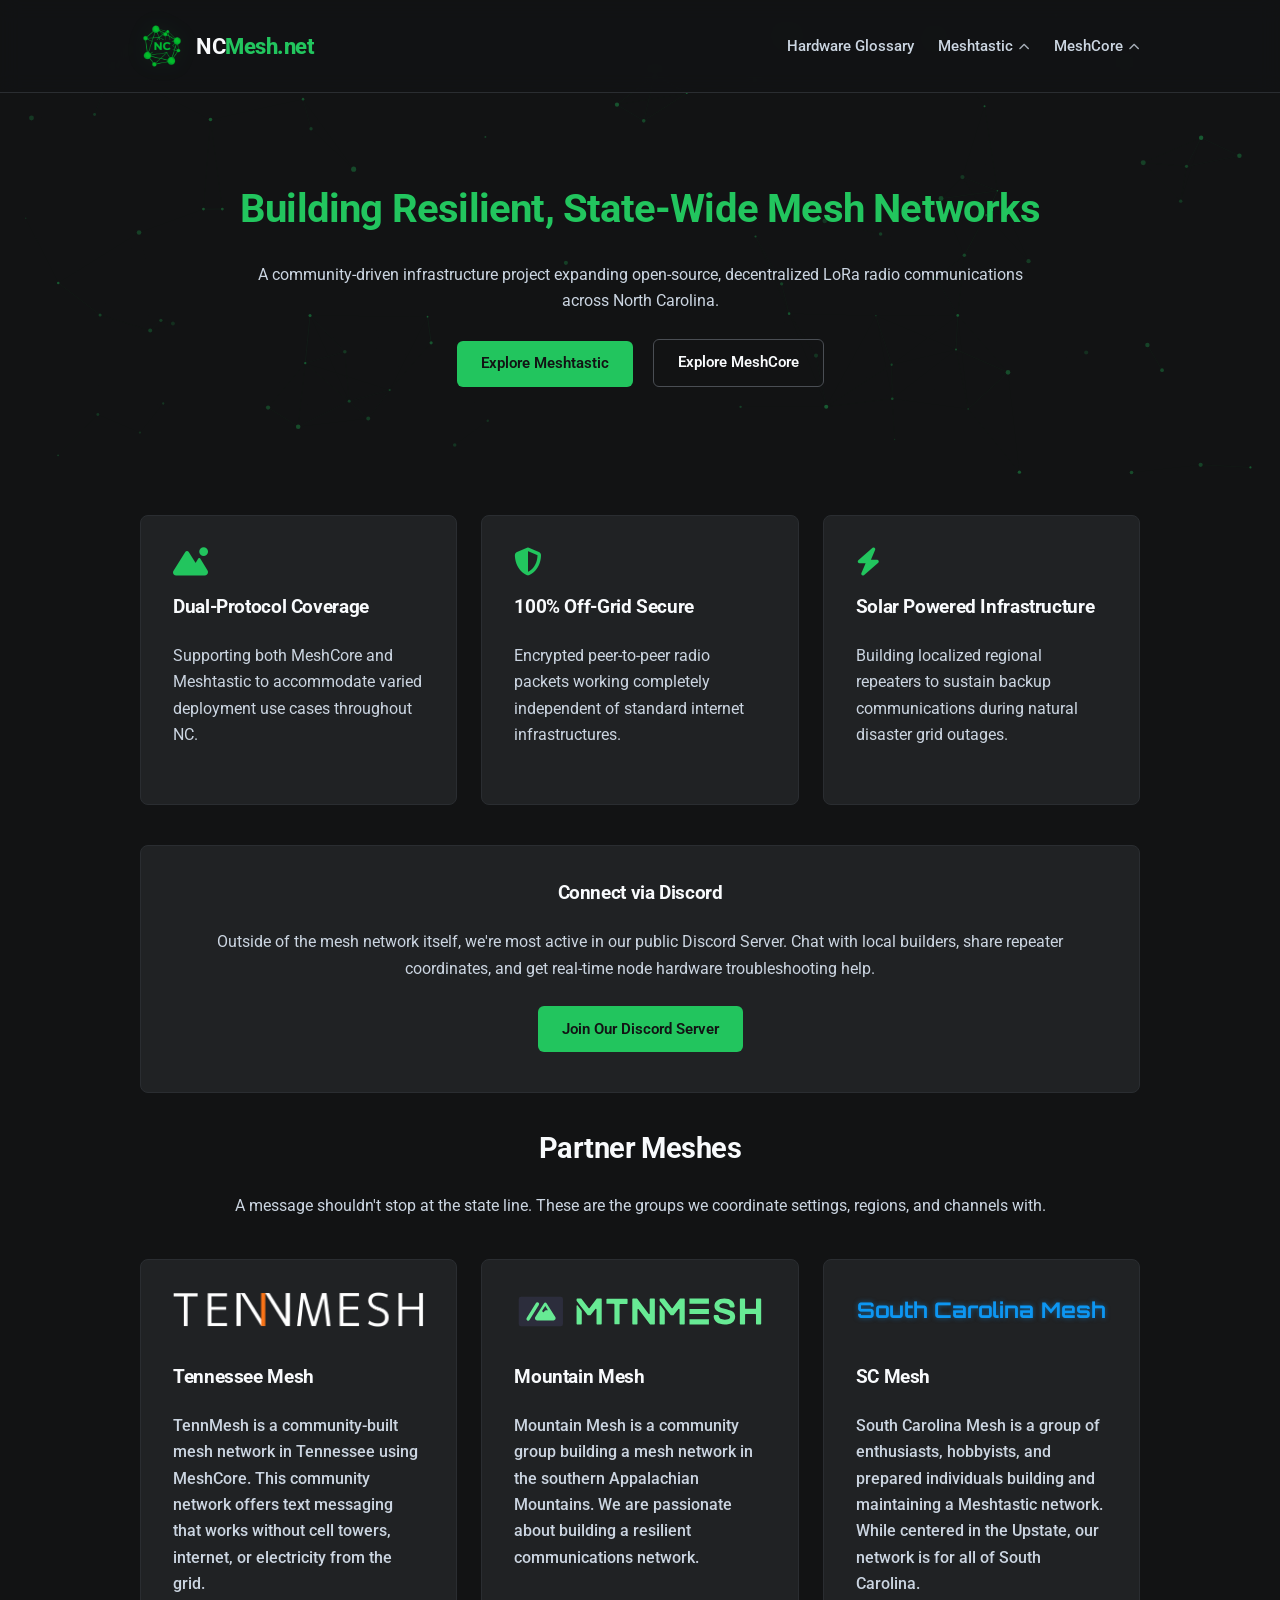
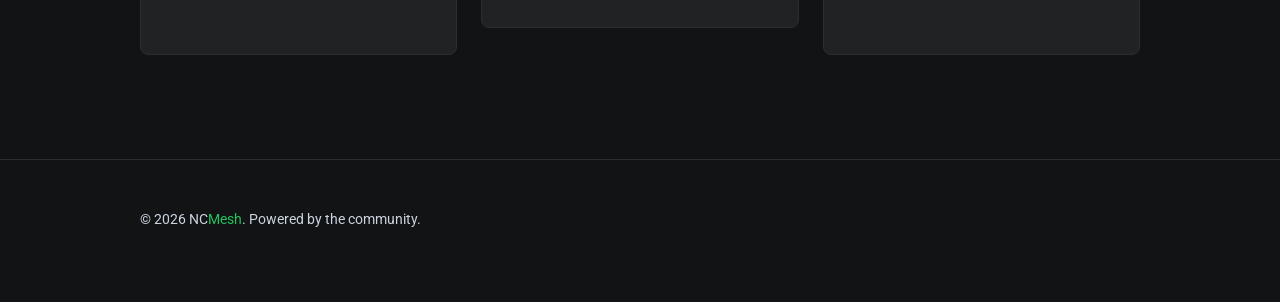
<file: index.html>
<!DOCTYPE html>
<html lang="en">

<head>
    <meta charset="UTF-8">
    <meta name="viewport" content="width=device-width, initial-scale=1.0">
    <title>NC Mesh | North Carolina Mesh Network</title>
    <link rel="icon" type="image/png" href="./img/ncmesh_logo.png">
    <link rel="stylesheet" href="./includes/style.css">
    <link rel="stylesheet" href="https://cdnjs.cloudflare.com/ajax/libs/font-awesome/6.5.2/css/all.min.css"
        integrity="sha512-SnH5WK+bZxgPHs44uWIX+LLJAJ9/2PkPKZ5QiAj6Ta86w+fsb2TkcmfRyVX3pBnMFcV7oQPJkl9QevSCWr3W6A=="
        crossorigin="anonymous" referrerpolicy="no-referrer" />
    <meta property="og:type" content="website" />
    <meta property="og:url" content="https://ncmesh.net" />
    <meta property="og:title" content="NCMesh" />
    <meta property="og:description"
        content="Decentralized, off-grid LoRa radio network. Send texts, share locations, and stay connected without cell service or Wi-Fi." />
    <meta property="og:image" content="https://yoss.dev/ncmesh/img/ncmesh_logo.png" />
    <meta name="theme-color" content="#10B981" />

    <script>
        document.addEventListener("DOMContentLoaded", () => {
            const toggleBtn = document.querySelector('.nav-toggle');
            const menuLayer = document.querySelector('.nav-menu');
            const navIcon = document.querySelector('.nav-icon-animate');

            if (toggleBtn && menuLayer && navIcon) {
                toggleBtn.addEventListener('click', () => {
                    menuLayer.classList.toggle('active');
                    toggleBtn.classList.toggle('open');

                    if (toggleBtn.classList.contains('open')) {
                        navIcon.classList.remove('fa-bars');
                        navIcon.classList.add('fa-xmark');
                    } else {
                        navIcon.classList.remove('fa-xmark');
                        navIcon.classList.add('fa-bars');
                    }
                });
            }

            const dropdownToggles = document.querySelectorAll('.dropdown-toggle');

            dropdownToggles.forEach(toggle => {
                const handleDropdownToggle = (e) => {
                    if (window.innerWidth <= 600) {
                        e.preventDefault();
                        e.stopPropagation();

                        const parentLi = toggle.closest('.dropdown');
                        const targetMenu = parentLi.querySelector('.dropdown-menu');

                        parentLi.classList.toggle('active');

                        const isHidden = window.getComputedStyle(targetMenu).display === 'none';
                        targetMenu.style.display = isHidden ? 'flex' : 'none';
                    }
                };

                toggle.addEventListener('touchstart', handleDropdownToggle, { passive: false });
                toggle.addEventListener('click', handleDropdownToggle);
            });

            const observerOptions = { root: null, rootMargin: "0px", threshold: 0.1 };
            const revealObserver = new IntersectionObserver((entries, observer) => {
                entries.forEach(entry => {
                    if (entry.isIntersecting) {
                        entry.target.style.opacity = "1";
                        entry.target.style.transform = "translateY(0)";
                        observer.unobserve(entry.target);
                    }
                });
            }, observerOptions);

            const animatedElements = document.querySelectorAll(".card, .map-placeholder, .hero-content h1, .hero-content p");
            animatedElements.forEach(el => {
                el.style.opacity = "0";
                el.style.transform = "translateY(20px)";
                el.style.transition = "opacity 0.8s cubic-bezier(0.16, 1, 0.3, 1), transform 0.8s cubic-bezier(0.16, 1, 0.3, 1)";
                revealObserver.observe(el);
            });

            const heroSection = document.querySelector(".hero");
            if (heroSection) {
                const canvas = document.createElement("canvas");
                const ctx = canvas.getContext("2d");

                Object.assign(canvas.style, {
                    position: "absolute", top: "0", left: "0", width: "100%", height: "100%",
                    zIndex: "0", pointerEvents: "none"
                });
                heroSection.style.position = "relative";
                heroSection.insertBefore(canvas, heroSection.firstChild);

                let points = [];
                let maxPoints = 110;
                const maxDist = 165;
                let mouse = { x: null, y: null, radius: 220 };

                window.addEventListener("mousemove", (e) => {
                    const rect = heroSection.getBoundingClientRect();
                    mouse.x = e.clientX - rect.left;
                    mouse.y = e.clientY - rect.top;
                });

                window.addEventListener("mouseleave", () => {
                    mouse.x = null;
                    mouse.y = null;
                });

                class MeshNode {
                    constructor(startX, startY) {
                        this.x = startX !== undefined ? startX : Math.random() * canvas.width;
                        this.y = startY !== undefined ? startY : Math.random() * canvas.height;
                        this.vx = (Math.random() - 0.5) * 0.16;
                        this.vy = (Math.random() - 0.5) * 0.16;
                        this.baseRadius = Math.random() * 1.5 + 0.8;
                        this.radius = this.baseRadius;
                        this.pulseFactor = Math.random() * Math.PI;
                        this.depth = Math.random() * 0.5 + 0.3;
                    }

                    update() {
                        this.x += this.vx;
                        this.y += this.vy;

                        if (this.x < 0) this.x = canvas.width;
                        if (this.x > canvas.width) this.x = 0;
                        if (this.y < 0) this.y = canvas.height;
                        if (this.y > canvas.height) this.y = 0;

                        this.pulseFactor += 0.012;
                        this.radius = this.baseRadius + Math.sin(this.pulseFactor) * 0.3;

                        if (mouse.x !== null && mouse.y !== null) {
                            const dx = mouse.x - this.x;
                            const dy = mouse.y - this.y;
                            const distance = Math.hypot(dx, dy);

                            if (distance < mouse.radius) {
                                const force = (mouse.radius - distance) / mouse.radius;
                                this.x -= (dx / distance) * force * 0.35;
                                this.y -= (dy / distance) * force * 0.35;
                            }
                        }
                    }

                    draw() {
                        ctx.beginPath();
                        ctx.arc(this.x, this.y, this.radius, 0, Math.PI * 2);
                        ctx.fillStyle = `rgba(34, 197, 94, ${this.depth * 0.5})`;
                        ctx.fill();
                    }
                }

                function resizeCanvas() {
                    const oldWidth = canvas.width || heroSection.offsetWidth;
                    const oldHeight = canvas.height || heroSection.offsetHeight;

                    canvas.width = heroSection.offsetWidth;
                    canvas.height = heroSection.offsetHeight;

                    const targetPoints = Math.min(Math.floor((canvas.width * canvas.height) / 7500), maxPoints);

                    if (points.length === 0) {
                        for (let i = 0; i < targetPoints; i++) {
                            points.push(new MeshNode());
                        }
                    } else {
                        points.forEach(p => {
                            p.x = (p.x / oldWidth) * canvas.width;
                            p.y = (p.y / oldHeight) * canvas.height;
                        });
                        if (points.length < targetPoints) {
                            while (points.length < targetPoints) points.push(new MeshNode());
                        } else if (points.length > targetPoints) {
                            points.splice(targetPoints);
                        }
                    }
                }

                window.addEventListener("resize", resizeCanvas);
                resizeCanvas();

                function animateMesh() {
                    ctx.clearRect(0, 0, canvas.width, canvas.height);

                    for (let i = 0; i < points.length; i++) {
                        points[i].update();
                        points[i].draw();

                        for (let j = i + 1; j < points.length; j++) {
                            const dx = points[i].x - points[j].x;
                            const dy = points[i].y - points[j].y;
                            const dist = Math.hypot(dx, dy);

                            if (dist < maxDist) {
                                let alpha = (1 - dist / maxDist) * 0.13 * (points[i].depth * points[j].depth);

                                if (mouse.x !== null && mouse.y !== null) {
                                    const mDist1 = Math.hypot(mouse.x - points[i].x, mouse.y - points[i].y);
                                    const mDist2 = Math.hypot(mouse.x - points[j].x, mouse.y - points[j].y);
                                    if (mDist1 < mouse.radius || mDist2 < mouse.radius) {
                                        alpha *= 2.0;
                                    }
                                }

                                ctx.beginPath();
                                ctx.moveTo(points[i].x, points[i].y);
                                ctx.lineTo(points[j].x, points[j].y);
                                ctx.strokeStyle = `rgba(34, 197, 94, ${alpha})`;
                                ctx.lineWidth = dist < maxDist * 0.35 ? 0.8 : 0.4;
                                ctx.stroke();

                                if (Math.random() < 0.00025 && dist < maxDist * 0.6) {
                                    ctx.beginPath();
                                    const pct = (Date.now() % 1800) / 1800;
                                    const px = points[i].x + dx * pct;
                                    const py = points[i].y + dy * pct;
                                    ctx.arc(px, py, 1.8, 0, Math.PI * 2);
                                    ctx.fillStyle = `rgba(34, 197, 94, ${points[i].depth})`;
                                    ctx.fill();
                                }
                            }
                        }
                    }
                    requestAnimationFrame(animateMesh);
                }
                animateMesh();
            }

            const topBtn = document.createElement("button");
            topBtn.innerHTML = '<i class="fa-solid fa-arrow-up"></i>';
            Object.assign(topBtn.style, {
                position: "fixed", bottom: "30px", right: "30px", width: "45px", height: "45px",
                backgroundColor: "#1a1c1e", color: "#22c55e", border: "1px solid #2a2d31",
                borderRadius: "50%", cursor: "pointer", display: "none", zIndex: "2000",
                boxShadow: "0 4px 12px rgba(0,0,0,0.4)", transition: "all 0.3s ease"
            });
            document.body.appendChild(topBtn);

            window.addEventListener("scroll", () => {
                topBtn.style.display = window.scrollY > 400 ? "block" : "none";
            });

            topBtn.addEventListener("click", () => window.scrollTo({ top: 0, behavior: "smooth" }));
            topBtn.addEventListener("mouseenter", () => {
                topBtn.style.backgroundColor = "rgba(34, 197, 94, 0.1)";
                topBtn.style.borderColor = "#22c55e";
                topBtn.style.boxShadow = "0 0 15px rgba(34, 197, 94, 0.3)";
            });
            topBtn.addEventListener("mouseleave", () => {
                topBtn.style.backgroundColor = "#1a1c1e";
                topBtn.style.borderColor = "#2a2d31";
                topBtn.style.boxShadow = "0 4px 12px rgba(0,0,0,0.4)";
            });
        });
    </script>

<body>
    <header class="navbar">
        <div class="container">
            <a href="./" class="logo-brand">
                <img src="./img/ncmesh_logo.png" alt="NC Mesh Logo" class="brand-img">
                <span class="brand-text">NC<span>Mesh.net</span></span>
            </a>
            <button class="nav-toggle" aria-label="Toggle navigation menu">
                <i class="fa-solid fa-bars nav-icon-animate"></i>
            </button>
            <nav class="nav-menu">
                <ul class="nav-links">
                    <li><a href="devices.html">Hardware Glossary</a></li>
                    <li class="dropdown">
                        <a href="#" class="dropdown-toggle">Meshtastic <i
                                class="fa-solid fa-chevron-down nav-arrow"></i></a>
                        <ul class="dropdown-menu">
                            <li><a href="meshtastic.html"><i class="fa-solid fa-circle-info"></i> Network Info</a></li>
                            <li><a href="config-meshtastic.html"><i class="fa-solid fa-sliders"></i> Setup
                                    Instructions</a></li>
                        </ul>
                    </li>
                    <li class="dropdown">
                        <a href="#" class="dropdown-toggle">MeshCore <i
                                class="fa-solid fa-chevron-down nav-arrow"></i></a>
                        <ul class="dropdown-menu">
                            <li><a href="meshcore.html"><i class="fa-solid fa-circle-info"></i> Network Info</a></li>
                            <li><a href="config-meshcore.html"><i class="fa-solid fa-sliders"></i> Setup
                                    Instructions</a></li>
                        </ul>
                    </li>
                </ul>
            </nav>
        </div>
    </header>
    <section class="hero">
        <div class="container hero-content">
            <h1>Building Resilient, State-Wide Mesh Networks</h1>
            <p>A community-driven infrastructure project expanding open-source, decentralized LoRa radio communications
                across North Carolina.</p>
            <div class="hero-buttons">
                <a href="meshtastic.html" class="btn btn-primary">Explore Meshtastic</a>
                <a href="meshcore.html" class="btn btn-secondary">Explore MeshCore</a>
            </div>
        </div>
    </section>
    <section id="about" class="features">
        <div class="container">
            <div class="grid-3">
                <div class="card">
                    <i class="fa-solid fa-mountain-sun feature-icon"></i>
                    <h3>Dual-Protocol Coverage</h3>
                    <p>Supporting both MeshCore and Meshtastic to accommodate varied deployment use
                        cases throughout NC.</p>
                </div>
                <div class="card">
                    <i class="fa-solid fa-shield-halved feature-icon"></i>
                    <h3>100% Off-Grid Secure</h3>
                    <p>Encrypted peer-to-peer radio packets working completely independent of standard internet
                        infrastructures.</p>
                </div>
                <div class="card">
                    <i class="fa-solid fa-bolt feature-icon"></i>
                    <h3>Solar Powered Infrastructure</h3>
                    <p>Building localized regional repeaters to sustain backup communications during natural disaster
                        grid outages.</p>
                </div>
            </div>
        </div>
    </section>
    <section class="guide-section">
        <div class="container" style="text-align:center">
            <div class="card">
                <h3>Connect via Discord</h3>
                <p>Outside of the mesh network itself, we're most active in our public Discord Server. Chat with local
                    builders, share repeater coordinates, and get real-time node hardware troubleshooting
                    help.</p>
                <a href="https://discord.gg/AUjz5RGGVu" target="_blank" class="btn btn-primary">Join Our
                    Discord Server</a>
            </div>
        </div>
    </section>
    <section id="about" class="features">
        <div class="container">
            <center>
                <h2>Partner Meshes</h2>
                A message shouldn't stop at the state line. These are the groups we coordinate settings, regions, and
                channels with.
            </center>
            <div class="grid-3">
                <a href="https://tennmesh.com" target="_blank" style="text-decoration: none;">
                    <div class="card">
                        <img src="./img/partners/tennmesh.png" style="width: 100%" /><br><br>
                        <h3>Tennessee Mesh</h3>
                        <p>TennMesh is a community-built mesh network in Tennessee using MeshCore. This community
                            network offers text messaging that works without cell towers, internet, or electricity from
                            the grid.</p>
                    </div>
                </a>
                <a href="https://mtnme.sh" target="_blank" style="text-decoration: none;">
                    <div class="card">
                        <img src="./img/partners/mtnmesh.svg" style="width: 100%; margin-bottom: -4px;" /><br><br>
                        <h3>Mountain Mesh</h3>
                        <p>Mountain Mesh is a community group building a mesh network in the southern Appalachian
                            Mountains. We are passionate about building a resilient communications network.</p>
                    </div>
                </a>
                <a href="https://www.scmesh.us" target="_blank" style="text-decoration: none;">
                    <div class="card">
                        <p class="scmesh">
                            South Carolina Mesh
                        </p>
                        <h3>SC Mesh</h3>
                        <p>South Carolina Mesh is a group of enthusiasts, hobbyists, and prepared individuals building
                            and maintaining a Meshtastic network. While centered in the Upstate, our network is for all
                            of South Carolina. </p>
                    </div>
                </a>
            </div>
        </div>
    </section>

    <footer class="footer">
        <div class="container">
            <p>&copy; 2026 NC<span>Mesh</span>. Powered by the community.</p>
        </div>
    </footer>
</body>

</html>
</file>
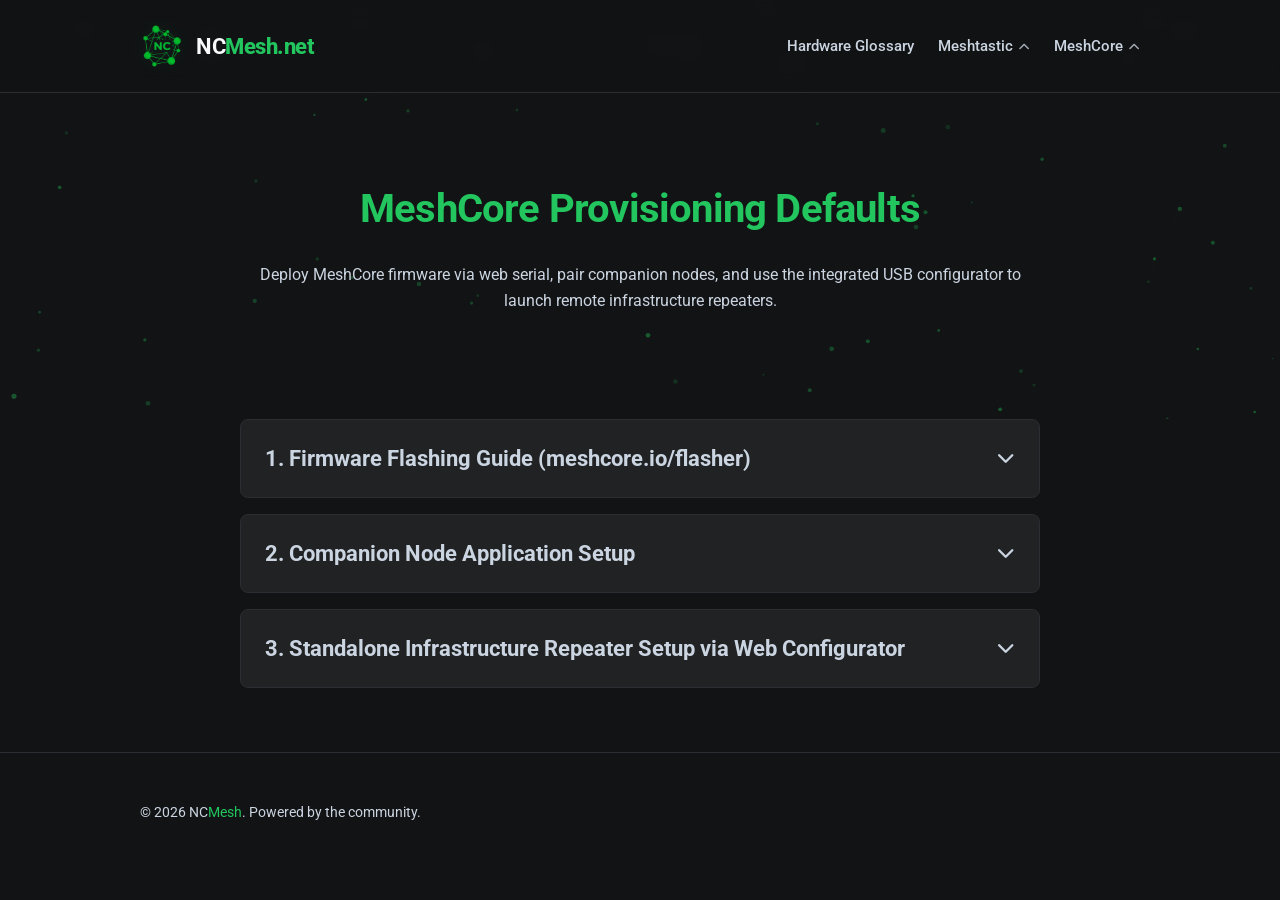
<file: config-meshcore.html>
<!DOCTYPE html>
<html lang="en">

<head>
    <meta charset="UTF-8">
    <meta name="viewport" content="width=device-width, initial-scale=1.0">
    <title>MC Config | NC Mesh</title>
    <link rel="icon" type="image/png" href="./img/ncmesh_logo.png">
    <link rel="stylesheet" href="./includes/style.css">
    <link rel="stylesheet" href="https://cdnjs.cloudflare.com/ajax/libs/font-awesome/6.5.2/css/all.min.css"
        integrity="sha512-SnH5WK+bZxgPHs44uWIX+LLJAJ9/2PkPKZ5QiAj6Ta86w+fsb2TkcmfRyVX3pBnMFcV7oQPJkl9QevSCWr3W6A=="
        crossorigin="anonymous" referrerpolicy="no-referrer" />
    <meta property="og:type" content="website" />
    <meta property="og:url" content="https://ncmesh.net" />
    <meta property="og:title" content="NCMesh" />
    <meta property="og:description" content="Quick start setup guide for Meshcore on the NCMesh network." />
    <meta property="og:image" content="https://yoss.dev/ncmesh/img/ncmesh_logo.png" />
    <meta name="theme-color" content="#10B981" />

    <script>
        document.addEventListener("DOMContentLoaded", () => {
            const toggleBtn = document.querySelector('.nav-toggle');
            const menuLayer = document.querySelector('.nav-menu');
            const navIcon = document.querySelector('.nav-icon-animate');

            if (toggleBtn && menuLayer && navIcon) {
                toggleBtn.addEventListener('click', () => {
                    menuLayer.classList.toggle('active');
                    toggleBtn.classList.toggle('open');

                    if (toggleBtn.classList.contains('open')) {
                        navIcon.classList.remove('fa-bars');
                        navIcon.classList.add('fa-xmark');
                    } else {
                        navIcon.classList.remove('fa-xmark');
                        navIcon.classList.add('fa-bars');
                    }
                });
            }

            const dropdownToggles = document.querySelectorAll('.dropdown-toggle');

            dropdownToggles.forEach(toggle => {
                const handleDropdownToggle = (e) => {
                    if (window.innerWidth <= 600) {
                        e.preventDefault();
                        e.stopPropagation();

                        const parentLi = toggle.closest('.dropdown');
                        const targetMenu = parentLi.querySelector('.dropdown-menu');

                        parentLi.classList.toggle('active');

                        const isHidden = window.getComputedStyle(targetMenu).display === 'none';
                        targetMenu.style.display = isHidden ? 'flex' : 'none';
                    }
                };

                toggle.addEventListener('touchstart', handleDropdownToggle, { passive: false });
                toggle.addEventListener('click', handleDropdownToggle);
            });

            const observerOptions = { root: null, rootMargin: "0px", threshold: 0.1 };
            const revealObserver = new IntersectionObserver((entries, observer) => {
                entries.forEach(entry => {
                    if (entry.isIntersecting) {
                        entry.target.style.opacity = "1";
                        entry.target.style.transform = "translateY(0)";
                        observer.unobserve(entry.target);
                    }
                });
            }, observerOptions);

            const animatedElements = document.querySelectorAll(".card, .map-placeholder, .hero-content h1, .hero-content p");
            animatedElements.forEach(el => {
                el.style.opacity = "0";
                el.style.transform = "translateY(20px)";
                el.style.transition = "opacity 0.8s cubic-bezier(0.16, 1, 0.3, 1), transform 0.8s cubic-bezier(0.16, 1, 0.3, 1)";
                revealObserver.observe(el);
            });

            const heroSection = document.querySelector(".hero");
            if (heroSection) {
                const canvas = document.createElement("canvas");
                const ctx = canvas.getContext("2d");

                Object.assign(canvas.style, {
                    position: "absolute", top: "0", left: "0", width: "100%", height: "100%",
                    zIndex: "0", pointerEvents: "none"
                });
                heroSection.style.position = "relative";
                heroSection.insertBefore(canvas, heroSection.firstChild);

                let points = [];
                let maxPoints = 110;
                const maxDist = 165;
                let mouse = { x: null, y: null, radius: 220 };

                window.addEventListener("mousemove", (e) => {
                    const rect = heroSection.getBoundingClientRect();
                    mouse.x = e.clientX - rect.left;
                    mouse.y = e.clientY - rect.top;
                });

                window.addEventListener("mouseleave", () => {
                    mouse.x = null;
                    mouse.y = null;
                });

                class MeshNode {
                    constructor(startX, startY) {
                        this.x = startX !== undefined ? startX : Math.random() * canvas.width;
                        this.y = startY !== undefined ? startY : Math.random() * canvas.height;
                        this.vx = (Math.random() - 0.5) * 0.16;
                        this.vy = (Math.random() - 0.5) * 0.16;
                        this.baseRadius = Math.random() * 1.5 + 0.8;
                        this.radius = this.baseRadius;
                        this.pulseFactor = Math.random() * Math.PI;
                        this.depth = Math.random() * 0.5 + 0.3;
                    }

                    update() {
                        this.x += this.vx;
                        this.y += this.vy;

                        if (this.x < 0) this.x = canvas.width;
                        if (this.x > canvas.width) this.x = 0;
                        if (this.y < 0) this.y = canvas.height;
                        if (this.y > canvas.height) this.y = 0;

                        this.pulseFactor += 0.012;
                        this.radius = this.baseRadius + Math.sin(this.pulseFactor) * 0.3;

                        if (mouse.x !== null && mouse.y !== null) {
                            const dx = mouse.x - this.x;
                            const dy = mouse.y - this.y;
                            const distance = Math.hypot(dx, dy);

                            if (distance < mouse.radius) {
                                const force = (mouse.radius - distance) / mouse.radius;
                                this.x -= (dx / distance) * force * 0.35;
                                this.y -= (dy / distance) * force * 0.35;
                            }
                        }
                    }

                    draw() {
                        ctx.beginPath();
                        ctx.arc(this.x, this.y, this.radius, 0, Math.PI * 2);
                        ctx.fillStyle = `rgba(34, 197, 94, ${this.depth * 0.5})`;
                        ctx.fill();
                    }
                }

                function resizeCanvas() {
                    const oldWidth = canvas.width || heroSection.offsetWidth;
                    const oldHeight = canvas.height || heroSection.offsetHeight;

                    canvas.width = heroSection.offsetWidth;
                    canvas.height = heroSection.offsetHeight;

                    const targetPoints = Math.min(Math.floor((canvas.width * canvas.height) / 7500), maxPoints);

                    if (points.length === 0) {
                        for (let i = 0; i < targetPoints; i++) {
                            points.push(new MeshNode());
                        }
                    } else {
                        points.forEach(p => {
                            p.x = (p.x / oldWidth) * canvas.width;
                            p.y = (p.y / oldHeight) * canvas.height;
                        });
                        if (points.length < targetPoints) {
                            while (points.length < targetPoints) points.push(new MeshNode());
                        } else if (points.length > targetPoints) {
                            points.splice(targetPoints);
                        }
                    }
                }

                window.addEventListener("resize", resizeCanvas);
                resizeCanvas();

                function animateMesh() {
                    ctx.clearRect(0, 0, canvas.width, canvas.height);

                    for (let i = 0; i < points.length; i++) {
                        points[i].update();
                        points[i].draw();

                        for (let j = i + 1; j < points.length; j++) {
                            const dx = points[i].x - points[j].x;
                            const dy = points[i].y - points[j].y;
                            const dist = Math.hypot(dx, dy);

                            if (dist < maxDist) {
                                let alpha = (1 - dist / maxDist) * 0.13 * (points[i].depth * points[j].depth);

                                if (mouse.x !== null && mouse.y !== null) {
                                    const mDist1 = Math.hypot(mouse.x - points[i].x, mouse.y - points[i].y);
                                    const mDist2 = Math.hypot(mouse.x - points[j].x, mouse.y - points[j].y);
                                    if (mDist1 < mouse.radius || mDist2 < mouse.radius) {
                                        alpha *= 2.0;
                                    }
                                }

                                ctx.beginPath();
                                ctx.moveTo(points[i].x, points[i].y);
                                ctx.lineTo(points[j].x, points[j].y);
                                ctx.strokeStyle = `rgba(34, 197, 94, ${alpha})`;
                                ctx.lineWidth = dist < maxDist * 0.35 ? 0.8 : 0.4;
                                ctx.stroke();

                                if (Math.random() < 0.00025 && dist < maxDist * 0.6) {
                                    ctx.beginPath();
                                    const pct = (Date.now() % 1800) / 1800;
                                    const px = points[i].x + dx * pct;
                                    const py = points[i].y + dy * pct;
                                    ctx.arc(px, py, 1.8, 0, Math.PI * 2);
                                    ctx.fillStyle = `rgba(34, 197, 94, ${points[i].depth})`;
                                    ctx.fill();
                                }
                            }
                        }
                    }
                    requestAnimationFrame(animateMesh);
                }
                animateMesh();
            }

            const topBtn = document.createElement("button");
            topBtn.innerHTML = '<i class="fa-solid fa-arrow-up"></i>';
            Object.assign(topBtn.style, {
                position: "fixed", bottom: "30px", right: "30px", width: "45px", height: "45px",
                backgroundColor: "#1a1c1e", color: "#22c55e", border: "1px solid #2a2d31",
                borderRadius: "50%", cursor: "pointer", display: "none", zIndex: "2000",
                boxShadow: "0 4px 12px rgba(0,0,0,0.4)", transition: "all 0.3s ease"
            });
            document.body.appendChild(topBtn);

            window.addEventListener("scroll", () => {
                topBtn.style.display = window.scrollY > 400 ? "block" : "none";
            });

            topBtn.addEventListener("click", () => window.scrollTo({ top: 0, behavior: "smooth" }));
            topBtn.addEventListener("mouseenter", () => {
                topBtn.style.backgroundColor = "rgba(34, 197, 94, 0.1)";
                topBtn.style.borderColor = "#22c55e";
                topBtn.style.boxShadow = "0 0 15px rgba(34, 197, 94, 0.3)";
            });
            topBtn.addEventListener("mouseleave", () => {
                topBtn.style.backgroundColor = "#1a1c1e";
                topBtn.style.borderColor = "#2a2d31";
                topBtn.style.boxShadow = "0 4px 12px rgba(0,0,0,0.4)";
            });
        });
    </script>

<body>
    <header class="navbar">
        <div class="container">
            <a href="./" class="logo-brand">
                <img src="./img/ncmesh_logo.png" alt="NC Mesh Logo" class="brand-img">
                <span class="brand-text">NC<span>Mesh.net</span></span>
            </a>
            <button class="nav-toggle" aria-label="Toggle navigation menu">
                <i class="fa-solid fa-bars nav-icon-animate"></i>
            </button>
            <nav class="nav-menu">
                <ul class="nav-links">
                    <li><a href="devices.html">Hardware Glossary</a></li>
                    <li class="dropdown">
                        <a href="#" class="dropdown-toggle">Meshtastic <i
                                class="fa-solid fa-chevron-down nav-arrow"></i></a>
                        <ul class="dropdown-menu">
                            <li><a href="meshtastic.html"><i class="fa-solid fa-circle-info"></i> Network Info</a></li>
                            <li><a href="config-meshtastic.html"><i class="fa-solid fa-sliders"></i> Setup
                                    Instructions</a></li>
                        </ul>
                    </li>
                    <li class="dropdown">
                        <a href="#" class="dropdown-toggle">MeshCore <i
                                class="fa-solid fa-chevron-down nav-arrow"></i></a>
                        <ul class="dropdown-menu">
                            <li><a href="meshcore.html"><i class="fa-solid fa-circle-info"></i> Network Info</a></li>
                            <li><a href="config-meshcore.html"><i class="fa-solid fa-sliders"></i> Setup
                                    Instructions</a></li>
                        </ul>
                    </li>
                </ul>
            </nav>
        </div>
    </header>
    <section class="hero">
        <div class="container hero-content">
            <h1>MeshCore Provisioning Defaults</h1>
            <p>Deploy MeshCore firmware via web serial, pair companion nodes, and use the integrated USB configurator to
                launch remote infrastructure repeaters.</p>
        </div>
    </section>
    <section class="guide-section">
        <div class="container" style="max-width: 800px;">
            <div class="accordion-header">
                <h4 style="margin-bottom: 0; font-size: 1.4rem;">1. Firmware Flashing Guide (meshcore.io/flasher)</h4>
                <i class="fa-solid fa-chevron-down accordion-icon"></i>
            </div>

            <div class="accordion-content">
                <div class="card">
                    <p>MeshCore handles client nodes and background infrastructure differently. Hardware behavior is
                        determined entirely by whether you flash the companion or the repeater binary block to the
                        device chip.</p>

                    <h4><i class="fa-solid fa-window-maximize" style="color: var(--accent-green);"></i> Web Serial
                        Connection Requirements</h4>
                    <p>Launch a browser supporting Web Serial interface actions (Chrome, Edge, or Brave) and navigate to
                        the flashing utility workspace: <a href="https://meshcore.io/flasher" target="_blank"
                            rel="noopener noreferrer">meshcore.io/flasher</a>.</p>

                    <h4><i class="fa-solid fa-microchip" style="color: var(--accent-green);"></i> Firmware Flash
                        Procedure</h4>
                    <ol
                        style="padding-left: 1.25rem; color: var(--text-muted); line-height: 1.8; margin-bottom: 1.5rem;">
                        <li style="margin-bottom: 0.5rem;"><strong style="color: var(--text-main);">Hardware
                                Select:</strong> Connect your LoRa radio to your computer via USB data cable and select
                            your exact board layout model from the drop-down menu (e.g., Heltec V3/V4, Seeed Studio
                            SenseCAP, RAK WisBlock).</li>
                        <li style="margin-bottom: 0.5rem;"><strong style="color: var(--text-main);">Role
                                Assignment:</strong> Select <code class="settings-value">Companion Bluetooth</code> if
                            you want the radio to link with your phone app, or select <code
                                class="settings-value">Repeater</code> if building an unattended infrastructure mast.
                        </li>
                        <li style="margin-bottom: 0.5rem;"><strong style="color: var(--text-main);">Wipe &amp;
                                Flash:</strong> Drop the device into bootloader mode, check the "Erase Flash" flag to
                            wipe old partition schemes cleanly, and hit Flash to run the environment loader.</li>
                    </ol>
                </div>
            </div>
        </div>
    </section>
    <section class="guide-section" style="margin-top: 1rem;">
        <div class="container" style="max-width: 800px;">
            <div class="accordion-header">
                <h4 style="margin-bottom: 0; font-size: 1.4rem;">2. Companion Node Application Setup</h4>
                <i class="fa-solid fa-chevron-down accordion-icon"></i>
            </div>

            <div class="accordion-content">
                <div class="card">
                    <p>Once a radio board is flashed with companion firmware, it will act as a local Bluetooth server to
                        your companion client application.</p>

                    <h4><i class="fa-solid fa-bluetooth" style="color: var(--accent-green);"></i> Pairing to the Node
                    </h4>
                    <p>Launch the MeshCore app on your smartphone and tap <span class="settings-value">Connect</span> in
                        the top header window. Select your active hardware from the Bluetooth radio pool list and enter
                        the PIN displayed on the node screen (or fallback to <span class="settings-value">123456</span>
                        for screenless card setups).</p>

                    <h4><i class="fa-solid fa-earth-americas" style="color: var(--accent-green);"></i> App Settings
                        &rarr; Radio Region</h4>
                    <p>Navigate to your core radio configuration screen inside the phone application and lock the
                        baseline region profile to apply standard NC channels automatically:</p>
                    <ul>
                        <li>Radio Region Preset: <span class="settings-value">USA/Canada (Recommended)</span></li>
                        <li>Frequency Configuration: <span class="settings-value">910.525 MHz</span></li>
                        <li>Bandwidth (BW): <span class="settings-value">62.5 kHz</span></li>
                        <li>Spreading Factor (SF): <span class="settings-value">7</span></li>
                        <li>Coding Rate (CR): <span class="settings-value">5</span></li>
                    </ul>

                    <h4><i class="fa-solid fa-circle-nodes" style="color: var(--accent-green);"></i> App Settings &rarr;
                        Channel List</h4>
                    <p>Navigate to the Channels tab and add or join the following regional channels to hook into the
                        community grid:</p>
                    <ul>
                        <li>Group Chat: <span class="settings-value">#NCMesh</span></li>
                        <li>Automated Bots: <span class="settings-value">#bot</span></li>
                        <li>Weather Telemetry: <span class="settings-value">#weather</span></li>
                        <li>Path &amp; DX Testing: <span class="settings-value">#test</span></li>
                    </ul>

                    <h4><i class="fa-solid fa-user-tag" style="color: var(--accent-green);"></i> App Settings &rarr;
                        Display Name</h4>
                    <p>Locate the user node description card block to name your local device so tracking utilities can
                        catalog signal hops across the network canvas:</p>
                    <ul>
                        <li>Display Name: <span class="settings-value">Name your node whatever you want (Emojis
                                supported 🛰️)</span></li>
                    </ul>
                </div>
            </div>
        </div>
    </section>
    <section class="guide-section" style="margin-top: 1rem;">
        <div class="container" style="max-width: 800px;">
            <div class="accordion-header">
                <h4 style="margin-bottom: 0; font-size: 1.4rem;">3. Standalone Infrastructure Repeater Setup via Web
                    Configurator</h4>
                <i class="fa-solid fa-chevron-down accordion-icon"></i>
            </div>

            <div class="accordion-content">
                <div class="card">
                    <p>Flashed with the specialized <code class="settings-value">Repeater</code> firmware build, these
                        nodes operate completely unattended. They turn off power-hungry smartphone Bluetooth chips to
                        optimize processing loops and maximize battery retention on remote solar infrastructure masts.
                    </p>

                    <h4><i class="fa-solid fa-plug" style="color: var(--accent-green);"></i> Local USB Serial
                        Configuration Setup</h4>
                    <p>Because repeater builds shut down Bluetooth beacons, you cannot configure them through the phone
                        app. Instead, you change settings directly over a wired connection right after flashing:</p>
                    <ol
                        style="padding-left: 1.25rem; color: var(--text-muted); line-height: 1.8; margin-bottom: 1.5rem;">
                        <li style="margin-bottom: 0.5rem;"><strong style="color: var(--text-main);">Launch
                                Configurator:</strong> Keep the device connected to your computer via USB data cable. On
                            the flashing webpage (<a href="https://meshcore.io/flasher" target="_blank"
                                rel="noopener noreferrer">meshcore.io/flasher</a>), tap the active <span
                                class="settings-value">Configure Device</span> button that loads right after a
                            successful flash (or use the standalone web portal at <code
                                class="settings-value">config.meshcore.io</code>).</li>
                        <li style="margin-bottom: 0.5rem;"><strong style="color: var(--text-main);">Lock Local
                                Region:</strong> Tap the Serial Port connection window and locate the regional
                            parameters card block. Set the dropdown target to <span
                                class="settings-value">USA/Canada</span> to load your 910.525 MHz frequency defaults
                            automatically.</li>
                        <li style="margin-bottom: 0.5rem;"><strong style="color: var(--text-main);">Set Node
                                Identifier:</strong> Under the system settings block, name your node whatever you want.
                            You are completely free to use nicknames, custom callsigns, or functional descriptors
                            (Emojis are supported 🌲).</li>
                        <li style="margin-bottom: 0.5rem;"><strong style="color: var(--text-main);">Save &amp;
                                Commit:</strong> Click <span class="settings-value">Save Settings</span> to commit your
                            variables directly to the hardware memory bank, then safely unplug the board for deployment.
                        </li>
                    </ol>

                    <h4><i class="fa-solid fa-tower-broadcast" style="color: var(--accent-green);"></i> Placement &amp;
                        Node
                        Deployment Best Practices</h4>
                    <p>MeshCore relies on dedicated physical infrastructure rather than client-device signal flooding.
                        Follow these hardware rules to ensure smooth traffic flow across counties:</p>
                    <ol style="padding-left: 1.25rem; color: var(--text-muted); line-height: 1.8;">
                        <li style="margin-bottom: 0.5rem;"><strong style="color: var(--text-main);">Line-of-Sight
                                Placement:</strong> Secure your repeater node at high elevations—preferably on chimneys,
                            poles, or in clear attics. Even modest elevation shifts completely change path discovery
                            results.</li>
                        <li style="margin-bottom: 0.5rem;"><strong style="color: var(--text-main);">Solar
                                Resilience:</strong> If deploying a remote solar-recharged enclosure, pair your device
                            with an adequate battery capacity buffer to sustain 24/7 directed-path routines over rainy
                            winter days.</li>
                    </ol>

                    <h4 style="color:var(--accent-green);"><i class="fa-solid fa-comment-dots"></i> Verify Connection
                    </h4>
                    <p style="margin-bottom: 0;">Once deployed, check your nearby companion nodes to confirm they can
                        successfully route text messages through your new repeater's custom node ID marker.</p>
                </div>
            </div>
        </div>
    </section>
    <footer class="footer">
        <div class="container">
            <p>&copy; 2026 NC<span>Mesh</span>. Powered by the community.</p>
        </div>
    </footer>
    <script>
        document.addEventListener("DOMContentLoaded", () => {
            const accordions = document.querySelectorAll('.accordion-header');
            accordions.forEach(header => {
                header.addEventListener('click', () => {
                    const parentSection = header.closest('.guide-section');
                    parentSection.classList.toggle('active');
                });
            });
        });
    </script>
</body>

</html>
</file>
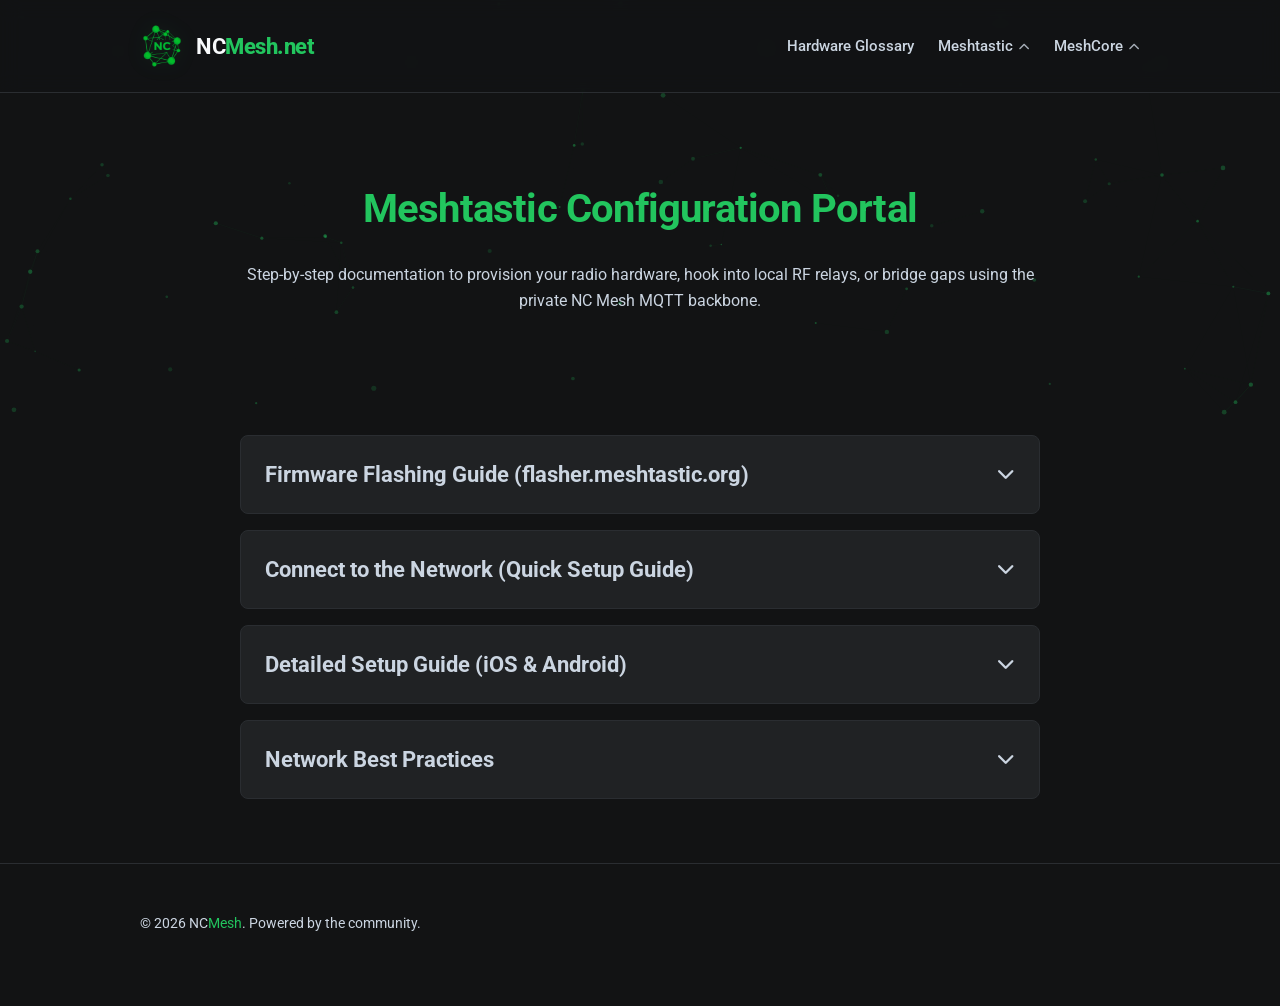
<file: config-meshtastic.html>
<!DOCTYPE html>
<html lang="en">

<head>
    <meta charset="UTF-8">
    <meta name="viewport" content="width=device-width, initial-scale=1.0">
    <title>MT Config | NC Mesh</title>
    <link rel="icon" type="image/png" href="./img/ncmesh_logo.png">
    <link rel="stylesheet" href="./includes/style.css">
    <link rel="stylesheet" href="https://cdnjs.cloudflare.com/ajax/libs/font-awesome/6.5.2/css/all.min.css"
        integrity="sha512-SnH5WK+bZxgPHs44uWIX+LLJAJ9/2PkPKZ5QiAj6Ta86w+fsb2TkcmfRyVX3pBnMFcV7oQPJkl9QevSCWr3W6A=="
        crossorigin="anonymous" referrerpolicy="no-referrer" />
    <meta property="og:type" content="website" />
    <meta property="og:url" content="https://ncmesh.net" />
    <meta property="og:title" content="NCMesh" />
    <meta property="og:description" content="Quick start setup guide for Meshtastic on the NCMesh network." />
    <meta property="og:image" content="https://yoss.dev/ncmesh/img/ncmesh_logo.png" />
    <meta name="theme-color" content="#10B981" />

    <script>
        document.addEventListener("DOMContentLoaded", () => {
            const toggleBtn = document.querySelector('.nav-toggle');
            const menuLayer = document.querySelector('.nav-menu');
            const navIcon = document.querySelector('.nav-icon-animate');

            if (toggleBtn && menuLayer && navIcon) {
                toggleBtn.addEventListener('click', () => {
                    menuLayer.classList.toggle('active');
                    toggleBtn.classList.toggle('open');

                    if (toggleBtn.classList.contains('open')) {
                        navIcon.classList.remove('fa-bars');
                        navIcon.classList.add('fa-xmark');
                    } else {
                        navIcon.classList.remove('fa-xmark');
                        navIcon.classList.add('fa-bars');
                    }
                });
            }

            const dropdownToggles = document.querySelectorAll('.dropdown-toggle');

            dropdownToggles.forEach(toggle => {
                const handleDropdownToggle = (e) => {
                    if (window.innerWidth <= 600) {
                        e.preventDefault();
                        e.stopPropagation();

                        const parentLi = toggle.closest('.dropdown');
                        const targetMenu = parentLi.querySelector('.dropdown-menu');

                        parentLi.classList.toggle('active');

                        const isHidden = window.getComputedStyle(targetMenu).display === 'none';
                        targetMenu.style.display = isHidden ? 'flex' : 'none';
                    }
                };

                toggle.addEventListener('touchstart', handleDropdownToggle, { passive: false });
                toggle.addEventListener('click', handleDropdownToggle);
            });

            const observerOptions = { root: null, rootMargin: "0px", threshold: 0.1 };
            const revealObserver = new IntersectionObserver((entries, observer) => {
                entries.forEach(entry => {
                    if (entry.isIntersecting) {
                        entry.target.style.opacity = "1";
                        entry.target.style.transform = "translateY(0)";
                        observer.unobserve(entry.target);
                    }
                });
            }, observerOptions);

            const animatedElements = document.querySelectorAll(".card, .map-placeholder, .hero-content h1, .hero-content p");
            animatedElements.forEach(el => {
                el.style.opacity = "0";
                el.style.transform = "translateY(20px)";
                el.style.transition = "opacity 0.8s cubic-bezier(0.16, 1, 0.3, 1), transform 0.8s cubic-bezier(0.16, 1, 0.3, 1)";
                revealObserver.observe(el);
            });

            const heroSection = document.querySelector(".hero");
            if (heroSection) {
                const canvas = document.createElement("canvas");
                const ctx = canvas.getContext("2d");

                Object.assign(canvas.style, {
                    position: "absolute", top: "0", left: "0", width: "100%", height: "100%",
                    zIndex: "0", pointerEvents: "none"
                });
                heroSection.style.position = "relative";
                heroSection.insertBefore(canvas, heroSection.firstChild);

                let points = [];
                let maxPoints = 110;
                const maxDist = 165;
                let mouse = { x: null, y: null, radius: 220 };

                window.addEventListener("mousemove", (e) => {
                    const rect = heroSection.getBoundingClientRect();
                    mouse.x = e.clientX - rect.left;
                    mouse.y = e.clientY - rect.top;
                });

                window.addEventListener("mouseleave", () => {
                    mouse.x = null;
                    mouse.y = null;
                });

                class MeshNode {
                    constructor(startX, startY) {
                        this.x = startX !== undefined ? startX : Math.random() * canvas.width;
                        this.y = startY !== undefined ? startY : Math.random() * canvas.height;
                        this.vx = (Math.random() - 0.5) * 0.16;
                        this.vy = (Math.random() - 0.5) * 0.16;
                        this.baseRadius = Math.random() * 1.5 + 0.8;
                        this.radius = this.baseRadius;
                        this.pulseFactor = Math.random() * Math.PI;
                        this.depth = Math.random() * 0.5 + 0.3;
                    }

                    update() {
                        this.x += this.vx;
                        this.y += this.vy;

                        if (this.x < 0) this.x = canvas.width;
                        if (this.x > canvas.width) this.x = 0;
                        if (this.y < 0) this.y = canvas.height;
                        if (this.y > canvas.height) this.y = 0;

                        this.pulseFactor += 0.012;
                        this.radius = this.baseRadius + Math.sin(this.pulseFactor) * 0.3;

                        if (mouse.x !== null && mouse.y !== null) {
                            const dx = mouse.x - this.x;
                            const dy = mouse.y - this.y;
                            const distance = Math.hypot(dx, dy);

                            if (distance < mouse.radius) {
                                const force = (mouse.radius - distance) / mouse.radius;
                                this.x -= (dx / distance) * force * 0.35;
                                this.y -= (dy / distance) * force * 0.35;
                            }
                        }
                    }

                    draw() {
                        ctx.beginPath();
                        ctx.arc(this.x, this.y, this.radius, 0, Math.PI * 2);
                        ctx.fillStyle = `rgba(34, 197, 94, ${this.depth * 0.5})`;
                        ctx.fill();
                    }
                }

                function resizeCanvas() {
                    const oldWidth = canvas.width || heroSection.offsetWidth;
                    const oldHeight = canvas.height || heroSection.offsetHeight;

                    canvas.width = heroSection.offsetWidth;
                    canvas.height = heroSection.offsetHeight;

                    const targetPoints = Math.min(Math.floor((canvas.width * canvas.height) / 7500), maxPoints);

                    if (points.length === 0) {
                        for (let i = 0; i < targetPoints; i++) {
                            points.push(new MeshNode());
                        }
                    } else {
                        points.forEach(p => {
                            p.x = (p.x / oldWidth) * canvas.width;
                            p.y = (p.y / oldHeight) * canvas.height;
                        });
                        if (points.length < targetPoints) {
                            while (points.length < targetPoints) points.push(new MeshNode());
                        } else if (points.length > targetPoints) {
                            points.splice(targetPoints);
                        }
                    }
                }

                window.addEventListener("resize", resizeCanvas);
                resizeCanvas();

                function animateMesh() {
                    ctx.clearRect(0, 0, canvas.width, canvas.height);

                    for (let i = 0; i < points.length; i++) {
                        points[i].update();
                        points[i].draw();

                        for (let j = i + 1; j < points.length; j++) {
                            const dx = points[i].x - points[j].x;
                            const dy = points[i].y - points[j].y;
                            const dist = Math.hypot(dx, dy);

                            if (dist < maxDist) {
                                let alpha = (1 - dist / maxDist) * 0.13 * (points[i].depth * points[j].depth);

                                if (mouse.x !== null && mouse.y !== null) {
                                    const mDist1 = Math.hypot(mouse.x - points[i].x, mouse.y - points[i].y);
                                    const mDist2 = Math.hypot(mouse.x - points[j].x, mouse.y - points[j].y);
                                    if (mDist1 < mouse.radius || mDist2 < mouse.radius) {
                                        alpha *= 2.0;
                                    }
                                }

                                ctx.beginPath();
                                ctx.moveTo(points[i].x, points[i].y);
                                ctx.lineTo(points[j].x, points[j].y);
                                ctx.strokeStyle = `rgba(34, 197, 94, ${alpha})`;
                                ctx.lineWidth = dist < maxDist * 0.35 ? 0.8 : 0.4;
                                ctx.stroke();

                                if (Math.random() < 0.00025 && dist < maxDist * 0.6) {
                                    ctx.beginPath();
                                    const pct = (Date.now() % 1800) / 1800;
                                    const px = points[i].x + dx * pct;
                                    const py = points[i].y + dy * pct;
                                    ctx.arc(px, py, 1.8, 0, Math.PI * 2);
                                    ctx.fillStyle = `rgba(34, 197, 94, ${points[i].depth})`;
                                    ctx.fill();
                                }
                            }
                        }
                    }
                    requestAnimationFrame(animateMesh);
                }
                animateMesh();
            }

            const topBtn = document.createElement("button");
            topBtn.innerHTML = '<i class="fa-solid fa-arrow-up"></i>';
            Object.assign(topBtn.style, {
                position: "fixed", bottom: "30px", right: "30px", width: "45px", height: "45px",
                backgroundColor: "#1a1c1e", color: "#22c55e", border: "1px solid #2a2d31",
                borderRadius: "50%", cursor: "pointer", display: "none", zIndex: "2000",
                boxShadow: "0 4px 12px rgba(0,0,0,0.4)", transition: "all 0.3s ease"
            });
            document.body.appendChild(topBtn);

            window.addEventListener("scroll", () => {
                topBtn.style.display = window.scrollY > 400 ? "block" : "none";
            });

            topBtn.addEventListener("click", () => window.scrollTo({ top: 0, behavior: "smooth" }));
            topBtn.addEventListener("mouseenter", () => {
                topBtn.style.backgroundColor = "rgba(34, 197, 94, 0.1)";
                topBtn.style.borderColor = "#22c55e";
                topBtn.style.boxShadow = "0 0 15px rgba(34, 197, 94, 0.3)";
            });
            topBtn.addEventListener("mouseleave", () => {
                topBtn.style.backgroundColor = "#1a1c1e";
                topBtn.style.borderColor = "#2a2d31";
                topBtn.style.boxShadow = "0 4px 12px rgba(0,0,0,0.4)";
            });
        });
    </script>

<body>
    <header class="navbar">
        <div class="container">
            <a href="./" class="logo-brand">
                <img src="./img/ncmesh_logo.png" alt="NC Mesh Logo" class="brand-img">
                <span class="brand-text">NC<span>Mesh.net</span></span>
            </a>
            <button class="nav-toggle" aria-label="Toggle navigation menu">
                <i class="fa-solid fa-bars nav-icon-animate"></i>
            </button>
            <nav class="nav-menu">
                <ul class="nav-links">
                    <li><a href="devices.html">Hardware Glossary</a></li>
                    <li class="dropdown">
                        <a href="#" class="dropdown-toggle">Meshtastic <i
                                class="fa-solid fa-chevron-down nav-arrow"></i></a>
                        <ul class="dropdown-menu">
                            <li><a href="meshtastic.html"><i class="fa-solid fa-circle-info"></i> Network Info</a></li>
                            <li><a href="config-meshtastic.html"><i class="fa-solid fa-sliders"></i> Setup
                                    Instructions</a></li>
                        </ul>
                    </li>
                    <li class="dropdown">
                        <a href="#" class="dropdown-toggle">MeshCore <i
                                class="fa-solid fa-chevron-down nav-arrow"></i></a>
                        <ul class="dropdown-menu">
                            <li><a href="meshcore.html"><i class="fa-solid fa-circle-info"></i> Network Info</a></li>
                            <li><a href="config-meshcore.html"><i class="fa-solid fa-sliders"></i> Setup
                                    Instructions</a></li>
                        </ul>
                    </li>
                </ul>
            </nav>
        </div>
    </header>
    <section class="hero">
        <div class="container hero-content">
            <h1>Meshtastic Configuration Portal</h1>
            <p>Step-by-step documentation to provision your radio hardware, hook into local RF relays, or bridge gaps
                using the private NC Mesh MQTT backbone.</p>
        </div>
    </section>
    <section class="guide-section" style="margin-top: 1rem;">
        <div class="container" style="max-width: 800px;">
            <div class="accordion-header">
                <h4 style="margin-bottom: 0; font-size: 1.4rem;">Firmware Flashing Guide (flasher.meshtastic.org)</h4>
                <i class="fa-solid fa-chevron-down accordion-icon"></i>
            </div>
            <div class="accordion-content">
                <div class="card">
                    <p>Before configuring application software, your radio hardware must be flashed with the correct
                        Meshtastic device binary. Wiping alternative or stock factory software ensures a clean install.
                    </p>

                    <h4><i class="fa-solid fa-microchip" style="color: var(--accent-green);"></i> 1. USB Driver
                        Prerequisites</h4>
                    <p>To establish a clean local serial link over a wired connection, verify your machine has the
                        proper UART hardware bridge controllers installed:</p>
                    <ul>
                        <li>Silicon Labs Core Bridge: <span class="settings-value">CP210X USB-to-UART Drivers</span>
                        </li>
                        <li>WCH Manufacturing Bridge: <span class="settings-value">CH340 / CH341 Drivers</span></li>
                    </ul>
                    <span class="settings-warning">WARNING: Use a high-quality USB data cable! Cheap charging cables
                        lack data lines and will cause connection timeouts.</span>

                    <h4><i class="fa-solid fa-window-maximize" style="color: var(--accent-green);"></i> 2. Web Serial
                        Flasher Procedure</h4>
                    <p>Connect your radio board to your computer via USB data cable, open a browser natively supporting
                        Web Serial (Chrome, Edge, or Brave), and navigate to: <a href="https://flasher.meshtastic.org"
                            target="_blank" rel="noopener noreferrer">flasher.meshtastic.org</a>.</p>
                    <ol
                        style="padding-left: 1.25rem; color: var(--text-muted); line-height: 1.8; margin-bottom: 1.5rem;">
                        <li style="margin-bottom: 0.5rem;"><strong style="color: var(--text-main);">Detect
                                Hardware:</strong> Select your specific device model from the target device dropdown
                            list (e.g., Heltec V3, LilyGO T-Beam, Seeed Xiao).</li>
                        <li style="margin-bottom: 0.5rem;"><strong style="color: var(--text-main);">Firmware
                                Selection:</strong> Choose the latest <span class="settings-value">Stable</span>
                            firmware version release available for your specific chip architecture.</li>
                        <li style="margin-bottom: 0.5rem;"><strong style="color: var(--text-main);">Wipe
                                Installation:</strong> Turn on the <span class="settings-value">Wipe and Install</span>
                            (Erase Flash) option checkbox. This clears old corruption data blocks from internal memory.
                        </li>
                        <li style="margin-bottom: 0.5rem;"><strong style="color: var(--text-main);">Execute
                                Flash:</strong> Click the flash button tool, choose your device’s COM port from the
                            browser window popup, and wait for the installer to report completion.</li>
                    </ol>

                    <h4><i class="fa-solid fa-triangle-exclamation" style="color: var(--accent-green);"></i> 3.
                        Troubleshooting DFU &amp; Bootloader Issues</h4>
                    <p>If the web installer utility reports failing connections or cannot locate your target serial link
                        port, manually force your board layout into flashing mode:</p>
                    <ul>
                        <li>ESP32 Targets (Heltec V3): <span class="settings-value">Hold Boot &rarr; Press Reset &rarr;
                                Release Boot</span></li>
                        <li>nRF52 Targets (T-Echo): <span class="settings-value">Double-click the Reset button
                                rapidly</span></li>
                    </ul>
                    <span class="settings-warning">WARNING: Do not disconnect or unplug the hardware node until the
                        webpage completes the final system reboot phase!</span>
                </div>
            </div>
        </div>
    </section>
    <section class="guide-section" style="margin-top: 1rem;">
        <div class="container" style="max-width: 800px;">
            <div class="accordion-header">
                <h4 style="margin-bottom: 0; font-size: 1.4rem;">Connect to the Network (Quick Setup Guide)</h4>
                <i class="fa-solid fa-chevron-down accordion-icon"></i>
            </div>

            <div class="accordion-content">
                <div class="card">
                    <p>NC Mesh uses the default LongFast channel and settings, so that if you were to buy a radio and do
                        nothing but configure the country, you could connect to the mesh and start talking (near zero
                        configuration required).</p>
                    <p>The catch is that you need node(s) within RF range of you that you can connect to the mesh
                        through. If you follow this Quick Setup Guide and you don't see a lot of other nodes around you
                        within a few hours, please use the detailed setup guide instead (it will help you get connected
                        through MQTT).</p>

                    <h4><i class="fa-solid fa-radio" style="color: var(--accent-green);"></i> 1. Get a Meshtastic Radio
                    </h4>
                    <p>Review standard pricing tiers and device configurations to pick the right radio hardware layout
                        for your deployment footprint:</p>
                    <ul>
                        <li>DIY Bare Board Option: <span class="settings-value">~$35 (Build it yourself)</span></li>
                        <li>LILYGO T-Echo Profile: <span class="settings-value">~$70 (Ready out of the box)</span></li>
                        <li>Pocket Compact Node: <span class="settings-value">T1000-E (Great for EDC)</span></li>
                        <li>Pre-Built Battery Node: <span class="settings-value">$50 &ndash; $100 (Etsy/eBay with 3D
                                printed
                                cases)</span></li>
                        <li>Pre-Built Solar Node: <span class="settings-value">$100 &ndash; $200 (Recommended for high
                                outdoor
                                mounts)</span></li>
                    </ul>

                    <h4><i class="fa-solid fa-mobile-screen-button" style="color: var(--accent-green);"></i> 2. Download
                        App &amp; Connect</h4>
                    <p>Once your hardware target is secured, initialize your smartphone interface link over Bluetooth
                        channels:</p>
                    <ol style="padding-left: 1.25rem; color: var(--text-muted); line-height: 1.8; margin-bottom: 0;">
                        <li style="margin-bottom: 0.5rem;"><strong style="color: var(--text-main);">Software
                                Download:</strong> Install the official Meshtastic application engine on your iPhone or
                            Android phone device.</li>
                        <li style="margin-bottom: 0.5rem;"><strong style="color: var(--text-main);">Bluetooth
                                Sync:</strong> Power up your node device, turn on your mobile phone's Bluetooth
                            parameters, and pair them together inside the software screen.</li>
                        <li style="margin-bottom: 0.5rem;"><strong style="color: var(--accent-green);">Say Hi:</strong>
                            Open up the active app workspace and send out a message to see who is within range!</li>
                    </ol>
                </div>
            </div>
        </div>
    </section>
    <section class="guide-section" style="margin-top: 1rem;">
        <div class="container" style="max-width: 800px;">
            <div class="accordion-header">
                <h4 style="margin-bottom: 0; font-size: 1.4rem;">Detailed Setup Guide (iOS &amp; Android)</h4>
                <i class="fa-solid fa-chevron-down accordion-icon"></i>
            </div>
            <div class="accordion-content">
                <div class="card">
                    <p><strong>Step 1:</strong> Get a Meshtastic Radio (Review options under Quick Setup Guide above).
                    </p>
                    <p><strong>Step 2:</strong> Download the Meshtastic App on your iOS or Android device. Open the app
                        and tap
                        Bluetooth. Find your radio in the list and select it. Enter the PIN shown onscreen (or 123456 if
                        your node doesn't have a screen).</p>
                    <p><strong>Step 3:</strong> If you see UNSET (region), select "United States" (the device will
                        reboot).</p>

                    <h4><i class="fa-solid fa-wave-square" style="color: var(--accent-green);"></i> Settings &rarr; LoRa
                    </h4>
                    <ul>
                        <li>Region: <span class="settings-value">United States</span></li>
                        <li>Use Preset: <span class="settings-value">on</span></li>
                        <li>Presets: <span class="settings-value">LongFast</span></li>
                        <li>Ignore MQTT: <span class="settings-value">off</span></li>
                        <li>OK to MQTT: <span class="settings-value">on</span></li>
                    </ul>
                    <span class="settings-warning">WARNING: If 'Ignore MQTT' is on or 'OK to MQTT' is off, then you may
                        only see half of conversations!</span>

                    <ul style="margin-top: 0.5rem;">
                        <li>Transmit Enabled: <span class="settings-value">on</span></li>
                        <li>Number of hops: <span class="settings-value">5-7</span></li>
                        <li>Frequency Slot: <span class="settings-value">0</span></li>
                        <li>RX Boosted Gain: <span class="settings-value">On</span></li>
                        <li>Frequency override: <span class="settings-value">0</span></li>
                        <li>Transmit power: <span class="settings-value">30dBm</span></li>
                    </ul>
                    <span class="settings-warning">WARNING: Transmit dBm varies from device to device. Please check your
                        hardware manufacturer's specifications for more details!</span>

                    <h4><i class="fa-solid fa-circle-nodes" style="color: var(--accent-green);"></i> Settings &rarr;
                        Channels</h4>
                    <p>Click on Primary Channel. Do not modify channel details. Ensure settings match:</p>
                    <ul>
                        <li>Positions Enabled: <span class="settings-value">on</span></li>
                        <li>Approximate Location: <span class="settings-value">0.9mi</span></li>
                        <li>MQTT Uplink Enabled: <span class="settings-value">on</span></li>
                        <li>MQTT Downlink Enabled: <span class="settings-value">on</span></li>
                    </ul>

                    <p style="margin: 1.5rem 0 0.5rem 0;">Click <strong>Add Channel</strong>:</p>
                    <ul>
                        <li>Name: <span class="settings-value">NCMesh</span></li>
                    </ul>
                    <span class="settings-warning">WARNING: Name is case sensitive!</span>

                    <ul style="margin-top: 0.5rem;">
                        <li>Key Size: <span class="settings-value">Default</span></li>
                        <li>Key: <span class="settings-value">AQ==</span></li>
                        <li>Channel Role: <span class="settings-value">Secondary</span></li>
                        <li>Allow Position Requests: <span class="settings-value">Off</span></li>
                        <li>MQTT Uplink Enabled: <span class="settings-value">on</span></li>
                        <li>MQTT Downlink Enabled: <span class="settings-value">on</span></li>
                    </ul>
                    <span class="settings-warning">WARNING: PSK is case sensitive!</span>

                    <h4><i class="fa-solid fa-user-gear" style="color: var(--accent-green);"></i> Settings &rarr; User
                    </h4>
                    <ul>
                        <li>Long name: <span class="settings-value">Name your node (up to 36 characters)</span></li>
                        <li>Short name: <span class="settings-value">Short name for your node (up to 4 characters or 1
                                emoji)</span></li>
                        <li>Licensed Operator (HAM mode): <span class="settings-value">Off</span></li>
                    </ul>

                    <h4><i class="fa-solid fa-toggle-on" style="color: var(--accent-green);"></i> Settings &rarr; Device
                    </h4>
                    <ul>
                        <li>Mobile / pocket / EDC node: <span class="settings-value">Client Mute</span></li>
                        <li>Stationary node poorly placed (inside house): <span class="settings-value">Client
                                Mute</span></li>
                        <li>Stationary node well placed (2nd floor, roof, attic): <span
                                class="settings-value">Client</span></li>
                        <li>Multiple nodes for camping / poor cell / woods: <span class="settings-value">Client</span>
                        </li>
                        <li>Node placed on an elevated mountain peak or tower: <span
                                class="settings-value">Router</span></li>
                        <li>Rebroadcast Mode: <span class="settings-value">All</span></li>
                        <li>Node Info Broadcast Interval: <span class="settings-value">One Hour</span></li>
                    </ul>

                    <h4><i class="fa-solid fa-location-crosshairs" style="color: var(--accent-green);"></i> Settings
                        &rarr; Position</h4>
                    <ul>
                        <li>Broadcast Interval: <span class="settings-value">60 minutes</span></li>
                        <li>Smart Position: <span class="settings-value">on</span></li>
                        <li>Minimum Interval: <span class="settings-value">30 Minutes</span></li>
                        <li>Minimum Distance: <span class="settings-value">100</span></li>
                        <li>Device GPS: <span class="settings-value">Enabled</span></li>
                        <li>Update Interval: <span class="settings-value">30 Minutes</span></li>
                        <li>Position Flags: <span class="settings-value">Enable altitude, satellites, and timestamp
                                only</span></li>
                    </ul>

                    <h4><i class="fa-solid fa-cloud-arrow-up" style="color: var(--accent-green);"></i> Settings &rarr;
                        MQTT</h4>
                    <ul>
                        <li>Enabled: <span class="settings-value">on</span></li>
                        <li>MQTT Client Proxy: <span class="settings-value">on</span></li>
                        <li>Encryption Enabled: <span class="settings-value">on</span></li>
                        <li>JSON Enabled: <span class="settings-value">off</span></li>
                        <li>Map Report, Enabled: <span class="settings-value">on</span></li>
                        <li>Map Publish Interval: <span class="settings-value">One Hour</span></li>
                        <li>Approximate location: <span class="settings-value">0.9mi</span></li>
                        <li>Root Topic: <span class="settings-value">msh/US</span></li>
                        <li>Address: <span class="settings-value">mqtt.ncmesh.net</span></li>
                        <li>Username: <span class="settings-value">meshdev</span></li>
                        <li>Password: <span class="settings-value">large4cats</span></li>
                        <li>TLS Enabled: <span class="settings-value">off</span></li>
                    </ul>

                    <h4 style="color: var(--accent-green);"><i class="fa-solid fa-comment-dots"></i> Say Hi!</h4>
                    <p style="margin-bottom: 0;">Open the app &rarr; Click Messages &rarr; Click Channels &rarr; Click
                        Primary
                        Channel or NC Mesh &rarr; Type a message and say hello to the network!</p>
                </div>
            </div>
        </div>
    </section>
    <section class="guide-section" style="margin-top: 1rem;">
        <div class="container" style="max-width: 800px;">
            <div class="accordion-header">
                <h4 style="margin-bottom: 0; font-size: 1.4rem;">Network Best Practices</h4>
                <i class="fa-solid fa-chevron-down accordion-icon"></i>
            </div>
            <div class="accordion-content">
                <div class="card">
                    <p>This is a community driven project. Following these coordination guidelines will ensure the best
                        possible airtime utilization and packet delivery experience for everyone as we continue to grow.
                    </p>

                    <h4><i class="fa-solid fa-bolt" style="color: var(--accent-green);"></i> TL;DR; Quick Reference
                        Baseline</h4>
                    <ul>
                        <li>Standard Device Role: <span class="settings-value">Client</span></li>
                        <li>Optimal Hop Count: <span class="settings-value">4-7 Hops</span></li>
                        <li>Base Broadcast Intervals: <span class="settings-value">6 Hours (Info / Position /
                                Telemetry)</span></li>
                    </ul>

                    <h4><i class="fa-solid fa-toggle-on" style="color: var(--accent-green);"></i> Device Role Best
                        Practices</h4>
                    <p>It may be tempting to set your device to ‘client/router’ or one of the other infrastructure
                        modes, however from our extensive testing we’ve seen the best results for the end user, and the
                        network as a whole using the ‘client mute’ or 'client' roles. Meshtastic does not currently have
                        any intelligent routing built into the firmware. Nodes are set to rebroadcast any message they
                        receive that they have not heard rebroadcast from another node at a random time interval. The
                        ‘client/router’ and other infrastructure roles take that random interval and subtracts another
                        random interval ensuring that they rebroadcast first.</p>
                    <p>While this may sound good on paper, due to constantly changing environmental variables you may be
                        inadvertently creating dead ends in the network, bypassing intended recipients, and closing off
                        redundant routing paths. We highly recommend starting with ‘client mute’ for mobile users and
                        nodes that aren't well placed (where someone else may be able to relay through it). For well
                        placed nodes (2nd story window, attic, roof, etc) 'client' is recommended. For extremely well
                        placed nodes with higher power or nodes on mountains or towers, 'router' is fine to use.</p>
                    <p>'client mute' is great for device connected nodes (the ones you're sending messages from) that
                        are not contributing to the network (not outdoor nodes) as it reduces overall network airtime
                        (network load). An example of this would be a device connected node in your home that is
                        connected to MQTT or goes through a relay node on your roof.</p>

                    <h4><i class="fa-solid fa-route" style="color: var(--accent-green);"></i> Hop Count Scaling</h4>
                    <p>We recommend starting with a hop count of 4, and always using the minimum number of hops needed
                        to reach your destination. If you are running a device connected node in your home and a relay
                        node that your client always goes through, a hop count of 5 is advised. If you are on the edge
                        of the network and are not achieving results with the above, 6 hops may be useful however we
                        recommend ensuring that you've done all you can with regard to optimizing your node hardware and
                        placement first, if these are not taken care of additional hops will not yield greater distance
                        and will degrade the performance of the wider network.</p>
                    <h4><i class="fa-solid fa-clock" style="color: var(--accent-green);"></i> Broadcast Interval
                        Parameters (Position, Telemetry, Node Info)</h4>
                    <p>In order to reduce overall channel utilization and ensure messages are delivered we recommend the
                        following settings for everyday use unless you have a specific use case or are running a test
                        that requires more frequent updates.</p>
                    <ul>
                        <li>Device Config (Node Info): <span class="settings-value">30 Minutes</span></li>
                        <li>Position Broadcast: <span class="settings-value">1 Hour</span></li>
                        <li>Smart Position: <span class="settings-value">Enabled</span></li>
                        <li>Minimum Interval: <span class="settings-value">30 Minutes</span></li>
                        <li>Minimum Distance: <span class="settings-value">100 Meters</span></li>
                        <li>GPS Update Interval: <span class="settings-value">30 Minutes</span></li>
                        <li>Position Flags: <span class="settings-value">Disable all flags not explicitly
                                required</span></li>
                    </ul>

                    <h4><i class="fa-solid fa-cloud-nodes" style="color: var(--accent-green);"></i> MQTT Server
                        Infrastructure Integration</h4>
                    <p>Opinions on using MQTT with Meshtastic are widely varied. Some Meshtastic users and groups have
                        chosen not to use MQTT with Meshtastic in the spirit of building out a stronger RF based mesh
                        network. Building out RF coverage is a noble goal that we all share, but we feel that MQTT has a
                        lot of utility (especially in the early days of mesh building).</p>
                    <p>We use MQTT to bridge RF gaps in order to connect pockets of users throughout the state into a
                        single mesh. We also leverage MQTT for hop count reduction. 7+ hops from Raleigh to Asheville
                        can be reduced to two hops through MQTT (node -> raleigh router -> asheville router -> node).
                    </p>
                    <p>MQTT is also great for mobile/pocket nodes. You can stay connected to the mesh no matter where
                        you are (or what local RF coverage looks like).</p>
                    <p>Our MQTT server is private, so your nodelist will only reflect other NC Mesh nodes/users (not the
                        entire US/planet), and the probability of unwanted messages/spam coming across MQTT is greatly
                        reduced.</p>
                </div>
            </div>
        </div>
    </section>
    <footer class="footer">
        <div class="container">
            <p>&copy; 2026 NC<span>Mesh</span>. Powered by the community.</p>
        </div>
    </footer>
    <script>
        document.addEventListener("DOMContentLoaded", () => {
            const accordions = document.querySelectorAll('.accordion-header');
            accordions.forEach(header => {
                header.addEventListener('click', () => {
                    const parentSection = header.closest('.guide-section');
                    parentSection.classList.toggle('active');
                });
            });
        });
    </script>
</body>

</html>
</file>
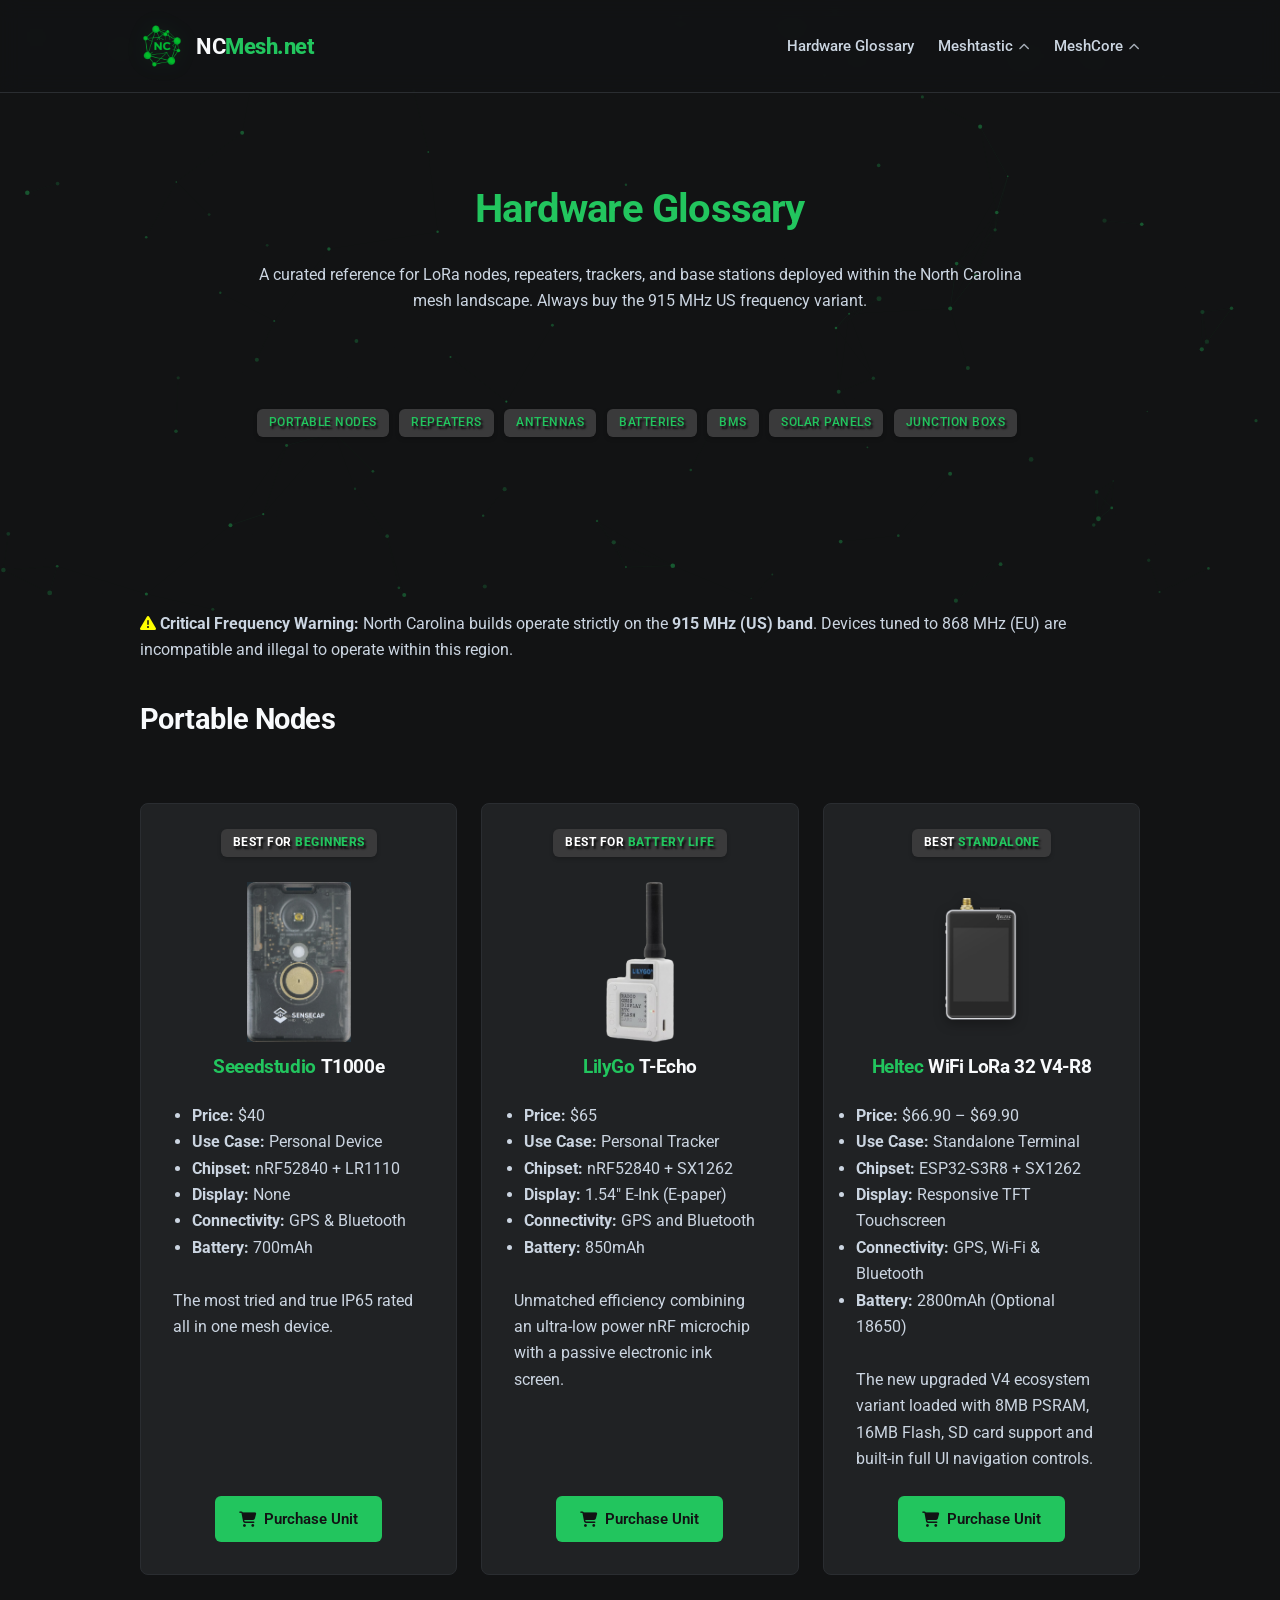
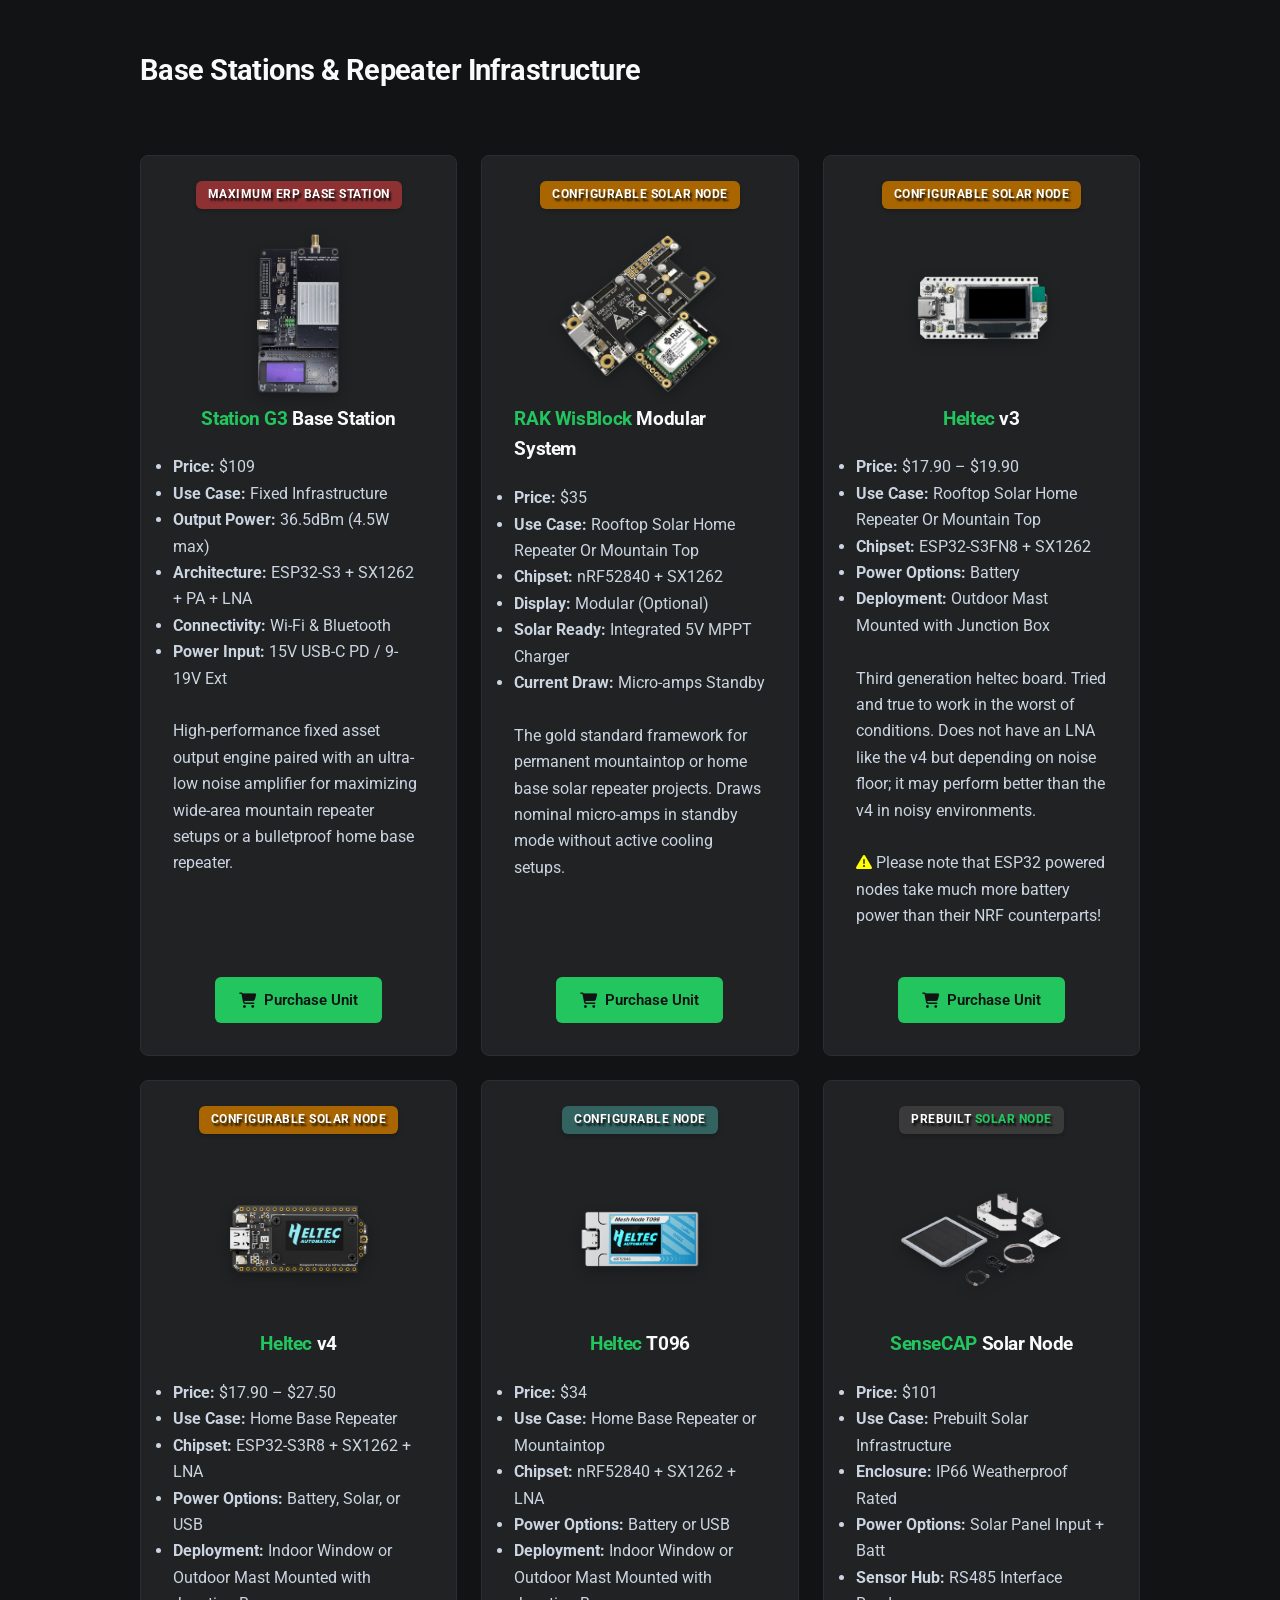
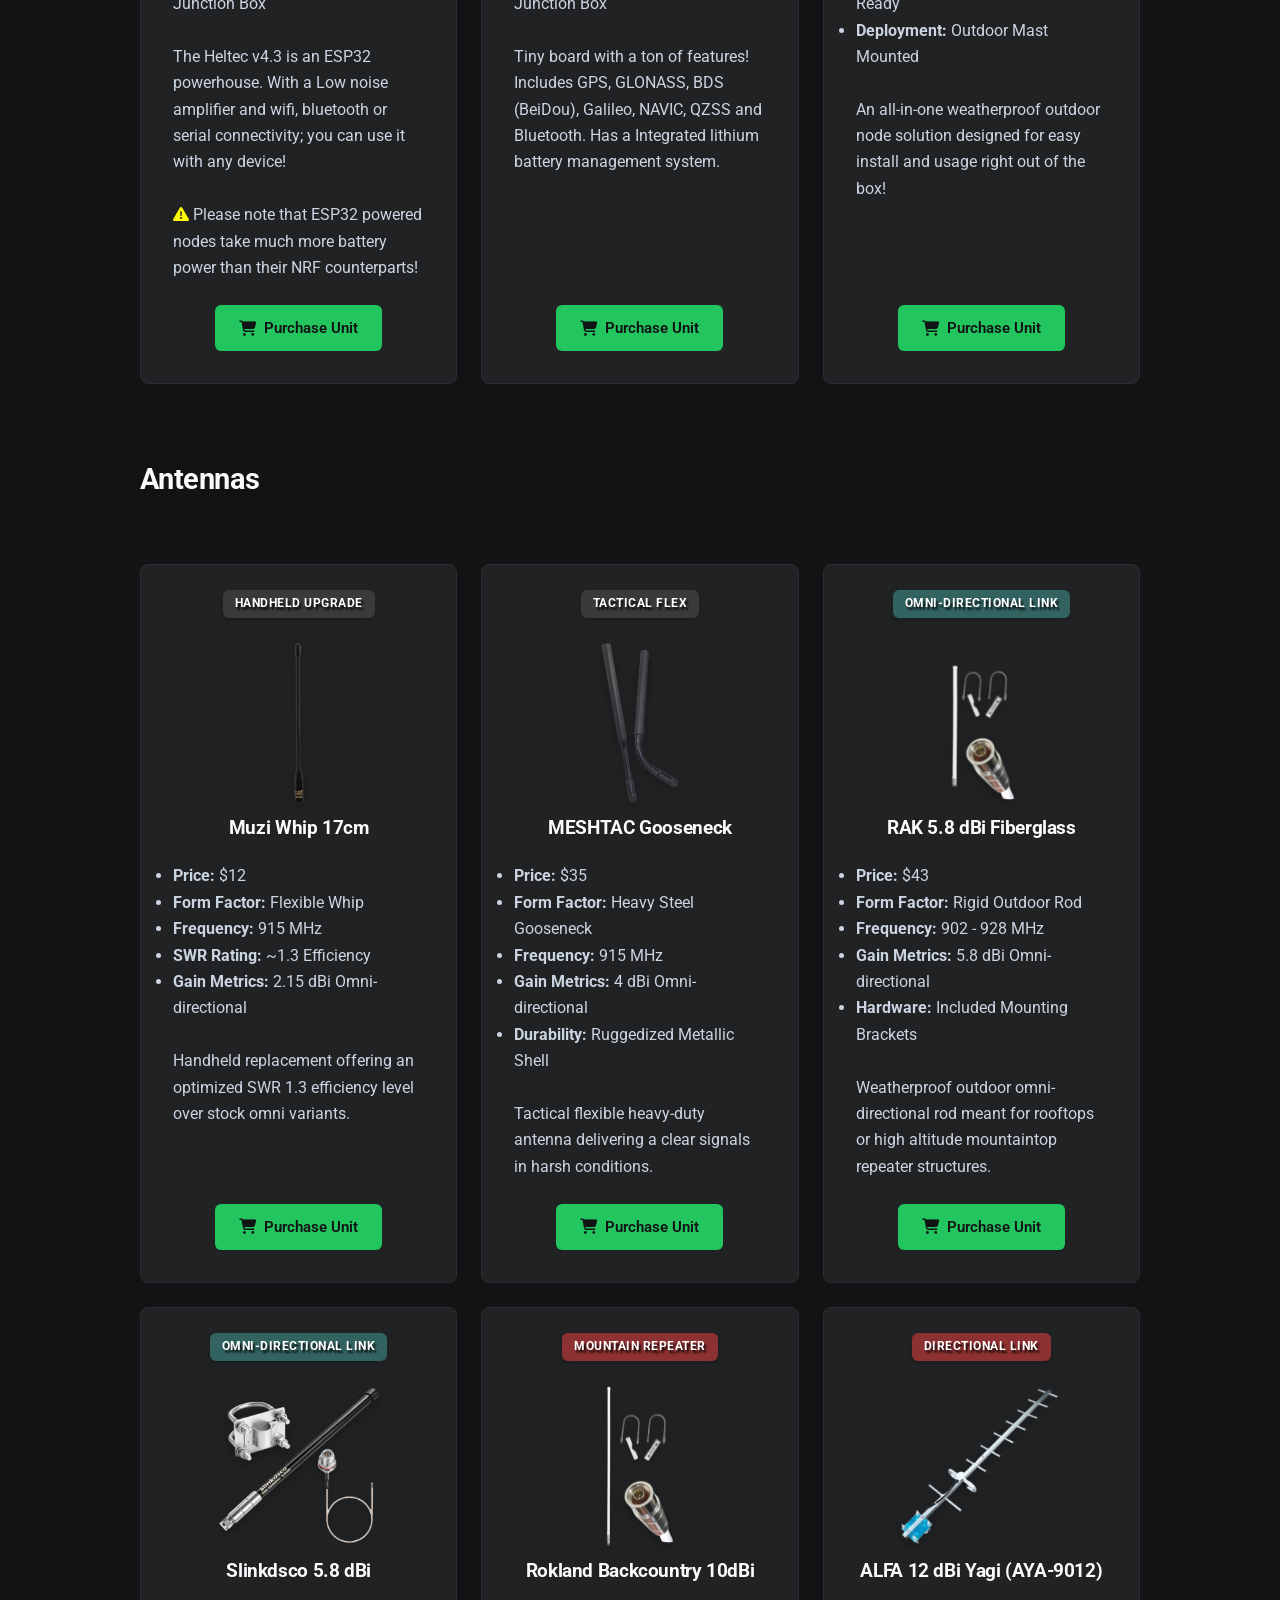
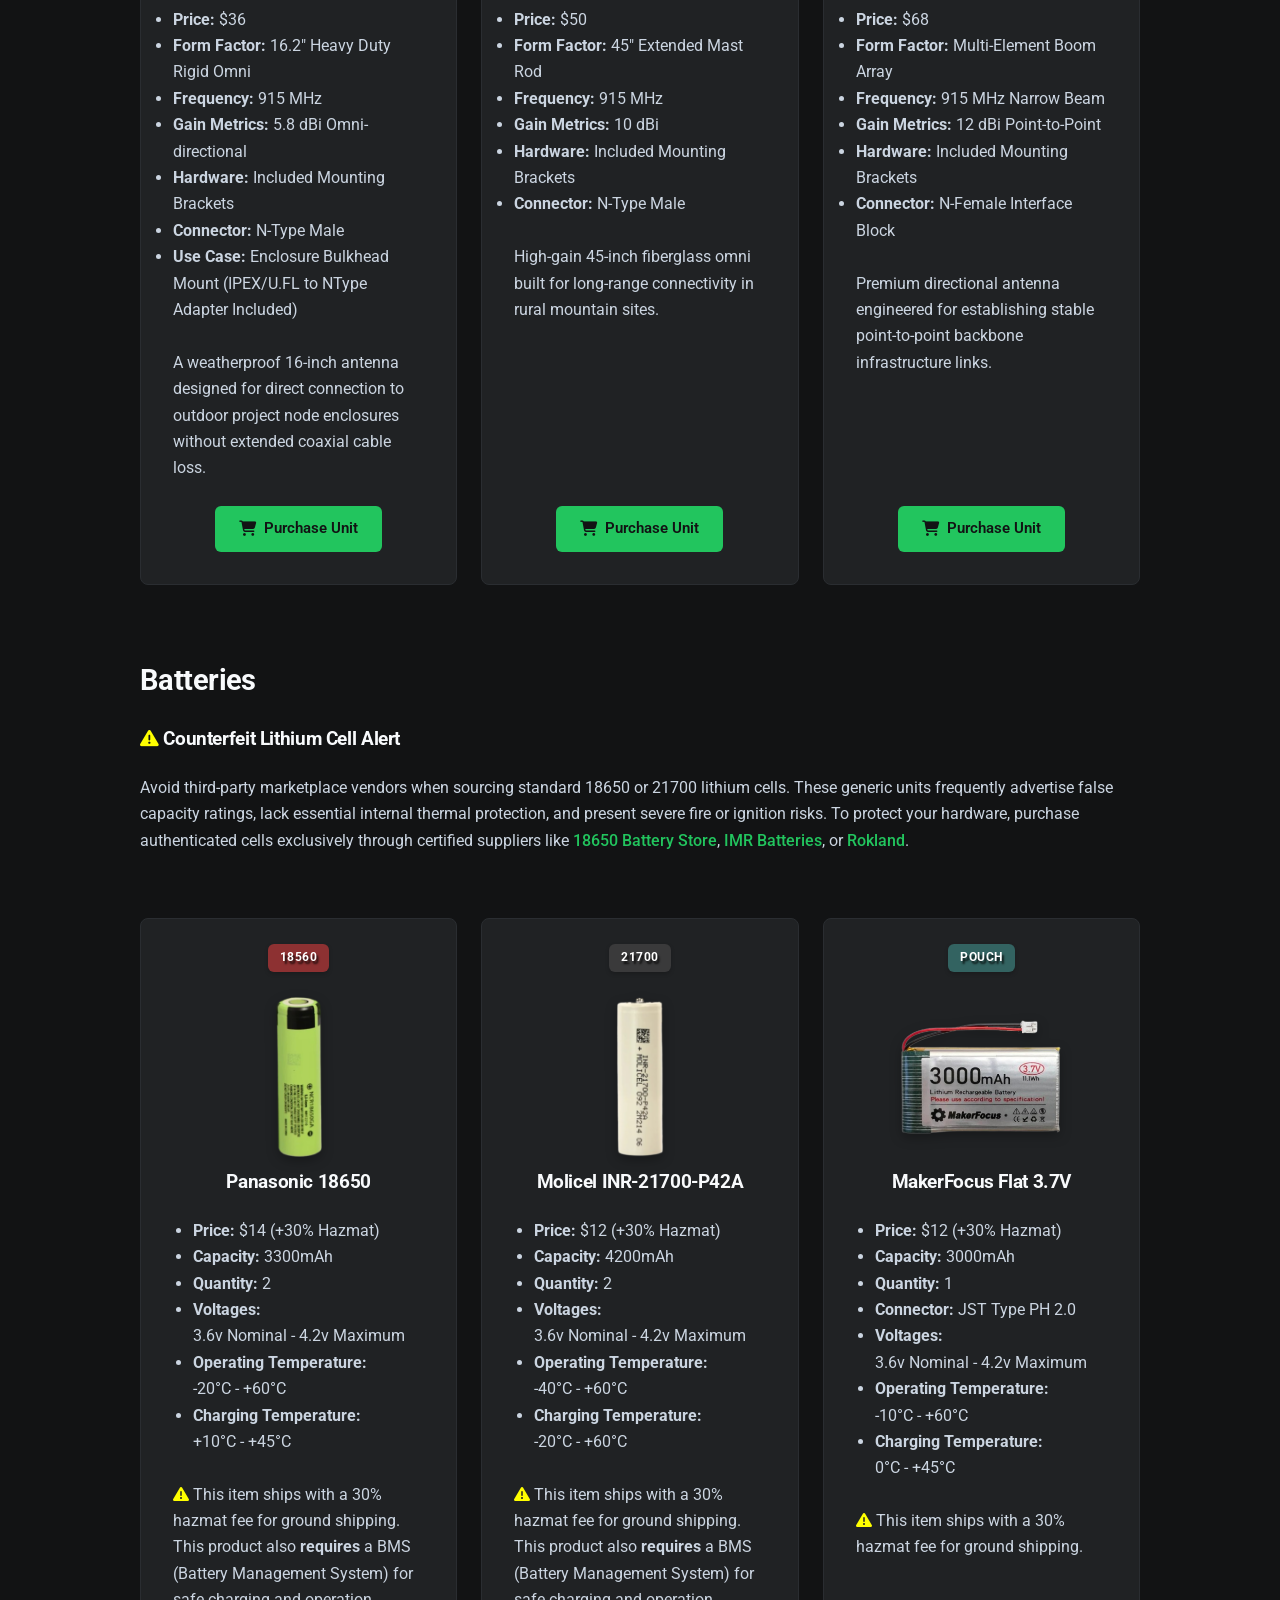
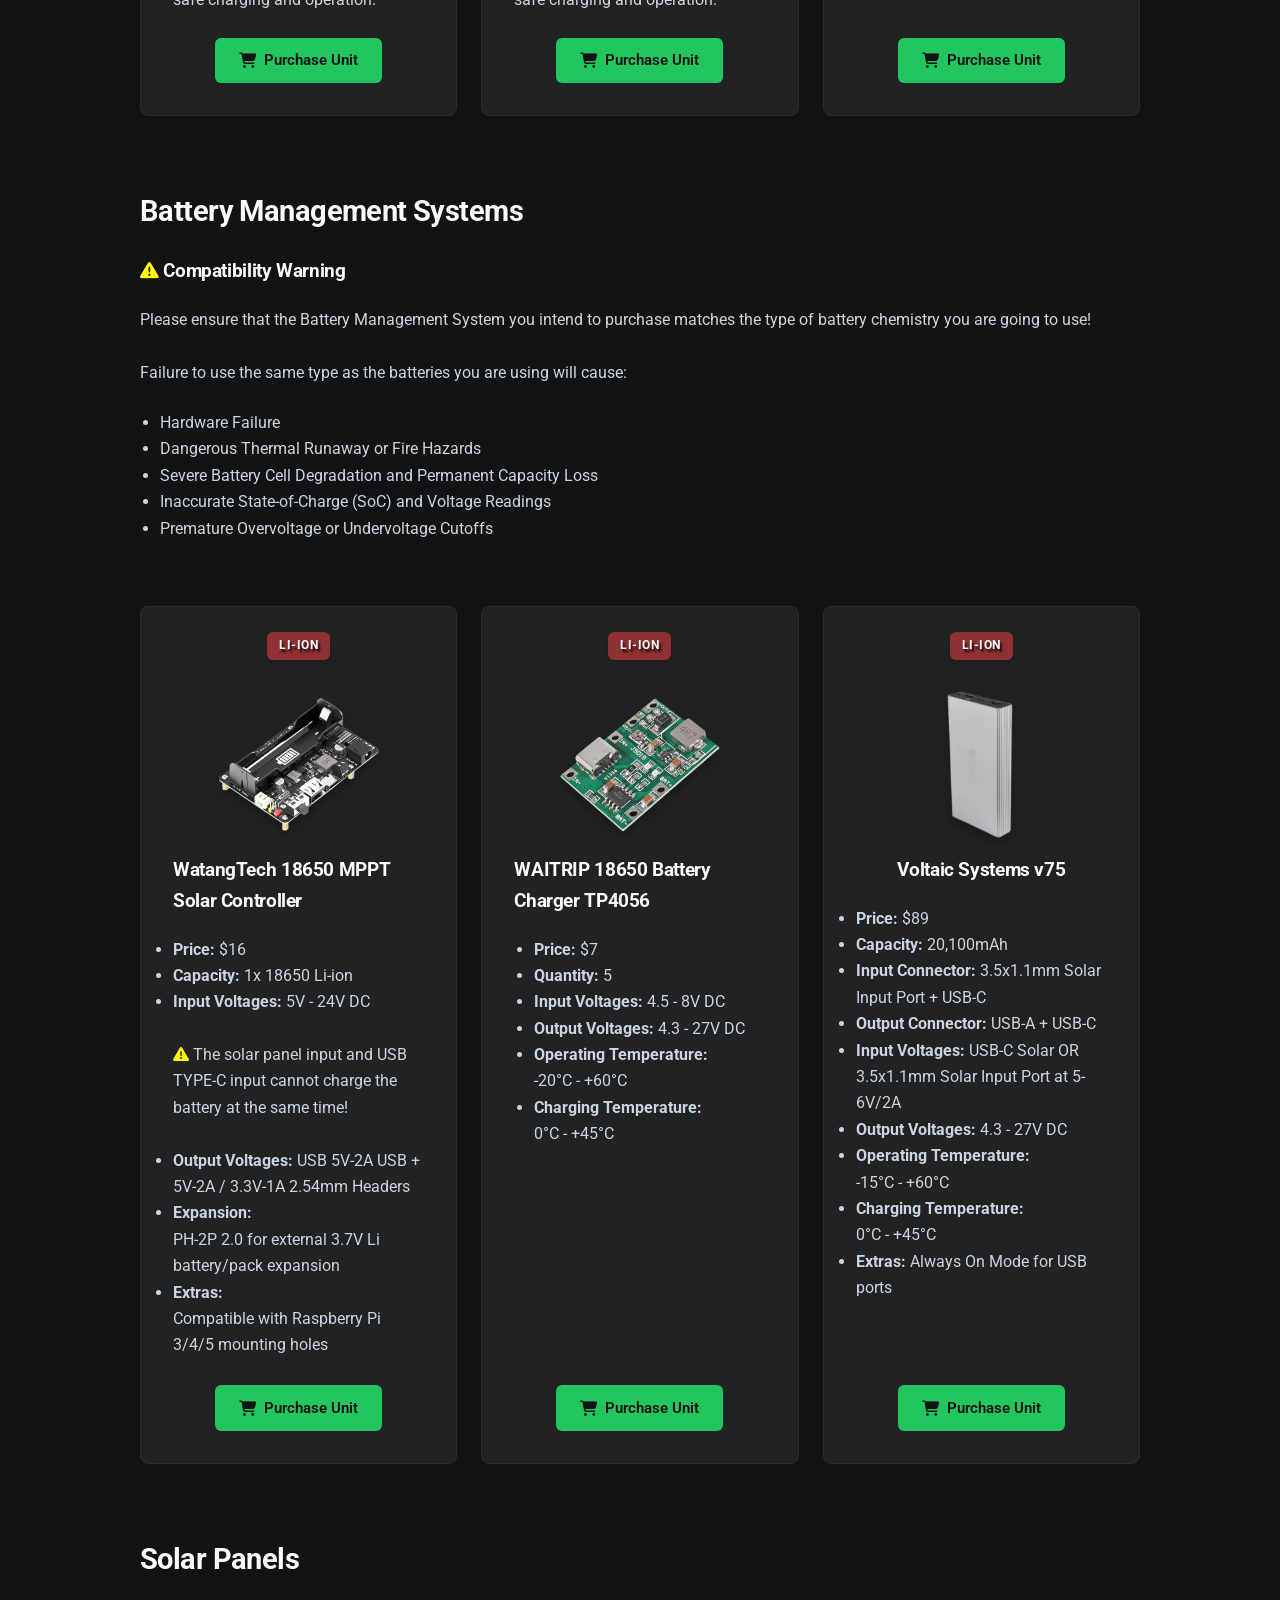
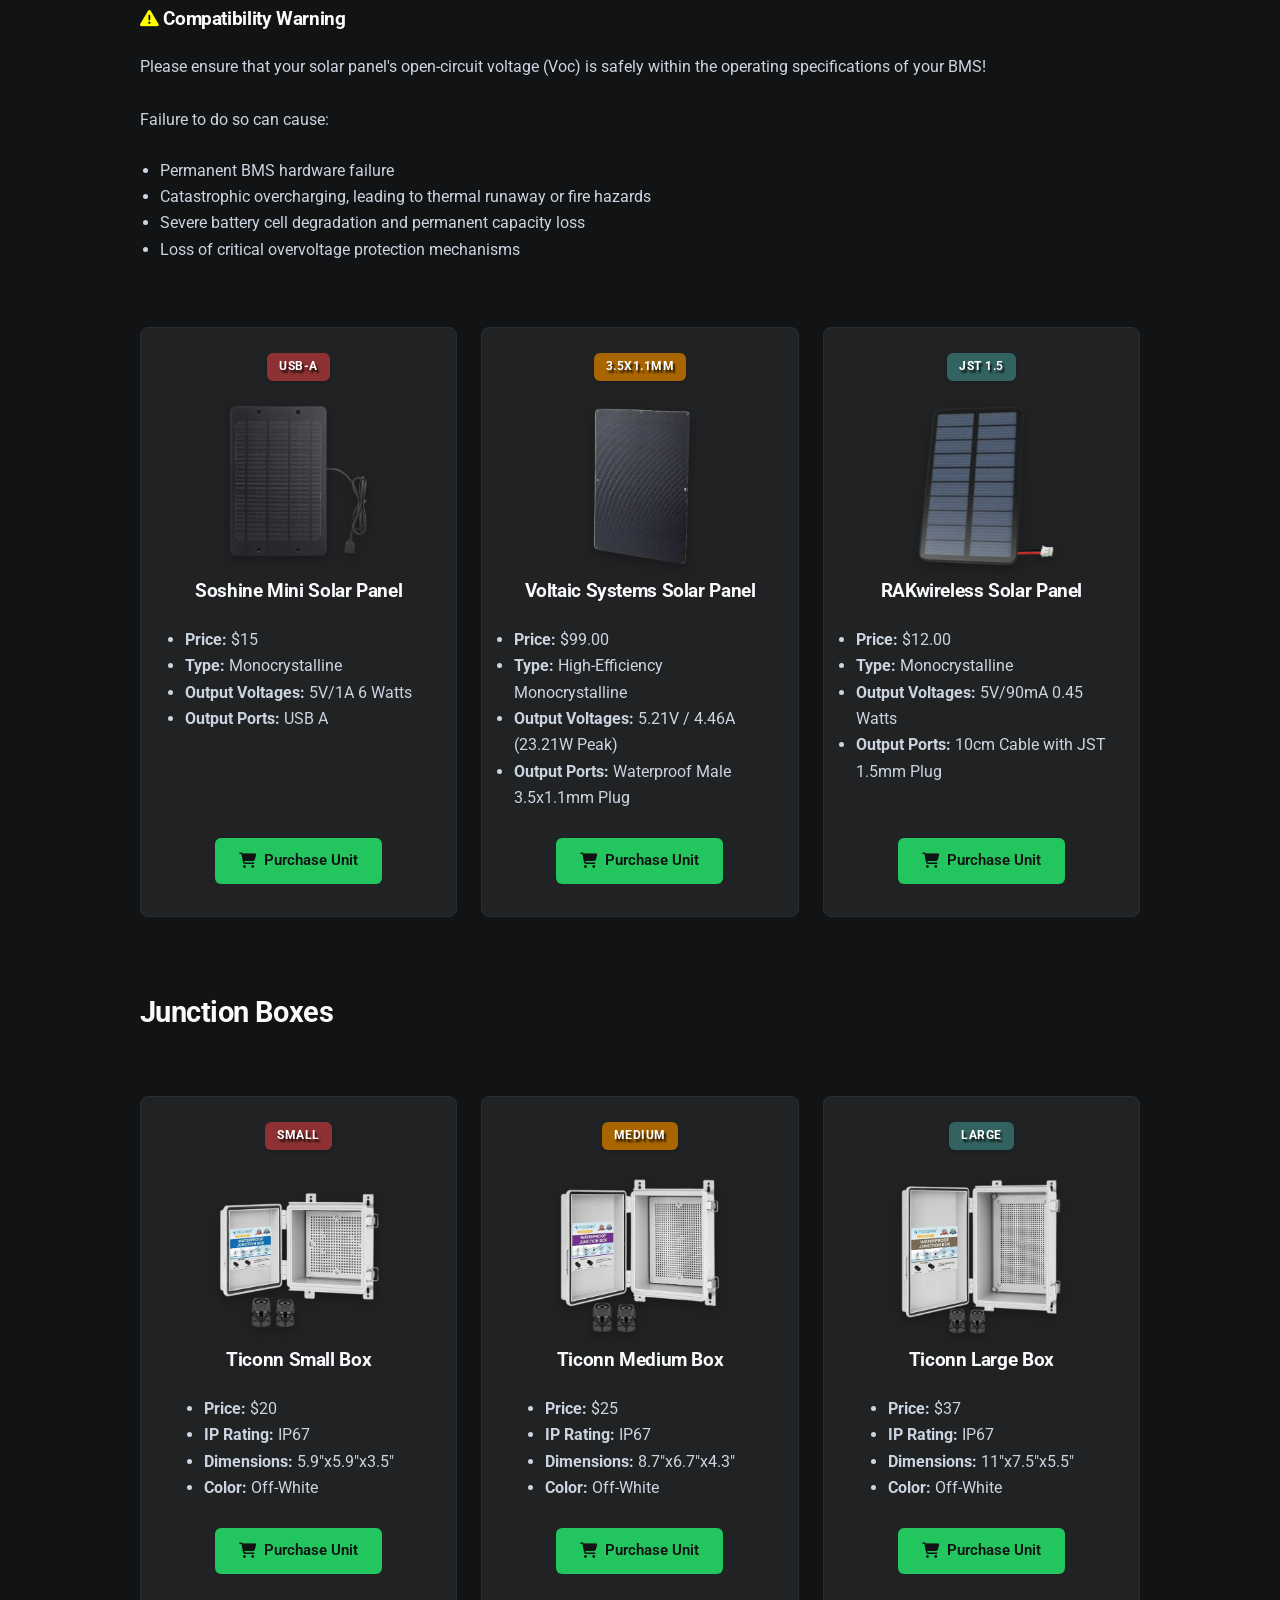
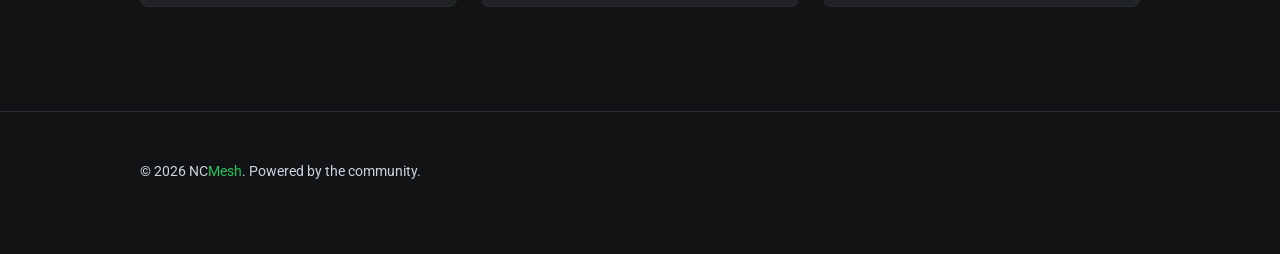
<file: devices.html>
<!DOCTYPE html>
<html lang="en">

<head>
    <meta charset="UTF-8">
    <meta name="viewport" content="width=device-width, initial-scale=1.0">
    <title>Hardware | NC Mesh</title>
    <link rel="icon" type="image/png" href="./img/ncmesh_logo.png">
    <link rel="stylesheet" href="./includes/style.css">
    <link rel="stylesheet" href="https://cdnjs.cloudflare.com/ajax/libs/font-awesome/6.5.2/css/all.min.css"
        integrity="sha512-SnH5WK+bZxgPHs44uWIX+LLJAJ9/2PkPKZ5QiAj6Ta86w+fsb2TkcmfRyVX3pBnMFcV7oQPJkl9QevSCWr3W6A=="
        crossorigin="anonymous" referrerpolicy="no-referrer" />
    <meta property="og:type" content="website" />
    <meta property="og:url" content="https://ncmesh.net" />
    <meta property="og:title" content="NCMesh" />
    <meta property="og:description"
        content="A curated reference for LoRa nodes, repeaters, trackers, and base stations deployed within the North Carolina mesh landscape." />
    <meta property="og:image" content="https://yoss.dev/ncmesh/img/ncmesh_logo.png" />
    <meta name="theme-color" content="#10B981" />

    <script>
        document.addEventListener("DOMContentLoaded", () => {
            const toggleBtn = document.querySelector('.nav-toggle');
            const menuLayer = document.querySelector('.nav-menu');
            const navIcon = document.querySelector('.nav-icon-animate');

            if (toggleBtn && menuLayer && navIcon) {
                toggleBtn.addEventListener('click', () => {
                    menuLayer.classList.toggle('active');
                    toggleBtn.classList.toggle('open');

                    if (toggleBtn.classList.contains('open')) {
                        navIcon.classList.remove('fa-bars');
                        navIcon.classList.add('fa-xmark');
                    } else {
                        navIcon.classList.remove('fa-xmark');
                        navIcon.classList.add('fa-bars');
                    }
                });
            }

            const dropdownToggles = document.querySelectorAll('.dropdown-toggle');

            dropdownToggles.forEach(toggle => {
                const handleDropdownToggle = (e) => {
                    if (window.innerWidth <= 600) {
                        e.preventDefault();
                        e.stopPropagation();

                        const parentLi = toggle.closest('.dropdown');
                        const targetMenu = parentLi.querySelector('.dropdown-menu');

                        parentLi.classList.toggle('active');

                        const isHidden = window.getComputedStyle(targetMenu).display === 'none';
                        targetMenu.style.display = isHidden ? 'flex' : 'none';
                    }
                };

                toggle.addEventListener('touchstart', handleDropdownToggle, { passive: false });
                toggle.addEventListener('click', handleDropdownToggle);
            });

            const observerOptions = { root: null, rootMargin: "0px", threshold: 0.1 };
            const revealObserver = new IntersectionObserver((entries, observer) => {
                entries.forEach(entry => {
                    if (entry.isIntersecting) {
                        entry.target.style.opacity = "1";
                        entry.target.style.transform = "translateY(0)";
                        observer.unobserve(entry.target);
                    }
                });
            }, observerOptions);

            const animatedElements = document.querySelectorAll(".card, .map-placeholder, .hero-content h1, .hero-content p");
            animatedElements.forEach(el => {
                el.style.opacity = "0";
                el.style.transform = "translateY(20px)";
                el.style.transition = "opacity 0.8s cubic-bezier(0.16, 1, 0.3, 1), transform 0.8s cubic-bezier(0.16, 1, 0.3, 1)";
                revealObserver.observe(el);
            });

            const heroSection = document.querySelector(".hero");
            if (heroSection) {
                const canvas = document.createElement("canvas");
                const ctx = canvas.getContext("2d");

                Object.assign(canvas.style, {
                    position: "absolute", top: "0", left: "0", width: "100%", height: "100%",
                    zIndex: "0", pointerEvents: "none"
                });
                heroSection.style.position = "relative";
                heroSection.insertBefore(canvas, heroSection.firstChild);

                let points = [];
                let maxPoints = 110;
                const maxDist = 165;
                let mouse = { x: null, y: null, radius: 220 };

                window.addEventListener("mousemove", (e) => {
                    const rect = heroSection.getBoundingClientRect();
                    mouse.x = e.clientX - rect.left;
                    mouse.y = e.clientY - rect.top;
                });

                window.addEventListener("mouseleave", () => {
                    mouse.x = null;
                    mouse.y = null;
                });

                class MeshNode {
                    constructor(startX, startY) {
                        this.x = startX !== undefined ? startX : Math.random() * canvas.width;
                        this.y = startY !== undefined ? startY : Math.random() * canvas.height;
                        this.vx = (Math.random() - 0.5) * 0.16;
                        this.vy = (Math.random() - 0.5) * 0.16;
                        this.baseRadius = Math.random() * 1.5 + 0.8;
                        this.radius = this.baseRadius;
                        this.pulseFactor = Math.random() * Math.PI;
                        this.depth = Math.random() * 0.5 + 0.3;
                    }

                    update() {
                        this.x += this.vx;
                        this.y += this.vy;

                        if (this.x < 0) this.x = canvas.width;
                        if (this.x > canvas.width) this.x = 0;
                        if (this.y < 0) this.y = canvas.height;
                        if (this.y > canvas.height) this.y = 0;

                        this.pulseFactor += 0.012;
                        this.radius = this.baseRadius + Math.sin(this.pulseFactor) * 0.3;

                        if (mouse.x !== null && mouse.y !== null) {
                            const dx = mouse.x - this.x;
                            const dy = mouse.y - this.y;
                            const distance = Math.hypot(dx, dy);

                            if (distance < mouse.radius) {
                                const force = (mouse.radius - distance) / mouse.radius;
                                this.x -= (dx / distance) * force * 0.35;
                                this.y -= (dy / distance) * force * 0.35;
                            }
                        }
                    }

                    draw() {
                        ctx.beginPath();
                        ctx.arc(this.x, this.y, this.radius, 0, Math.PI * 2);
                        ctx.fillStyle = `rgba(34, 197, 94, ${this.depth * 0.5})`;
                        ctx.fill();
                    }
                }

                function resizeCanvas() {
                    const oldWidth = canvas.width || heroSection.offsetWidth;
                    const oldHeight = canvas.height || heroSection.offsetHeight;

                    canvas.width = heroSection.offsetWidth;
                    canvas.height = heroSection.offsetHeight;

                    const targetPoints = Math.min(Math.floor((canvas.width * canvas.height) / 7500), maxPoints);

                    if (points.length === 0) {
                        for (let i = 0; i < targetPoints; i++) {
                            points.push(new MeshNode());
                        }
                    } else {
                        points.forEach(p => {
                            p.x = (p.x / oldWidth) * canvas.width;
                            p.y = (p.y / oldHeight) * canvas.height;
                        });
                        if (points.length < targetPoints) {
                            while (points.length < targetPoints) points.push(new MeshNode());
                        } else if (points.length > targetPoints) {
                            points.splice(targetPoints);
                        }
                    }
                }

                window.addEventListener("resize", resizeCanvas);
                resizeCanvas();

                function animateMesh() {
                    ctx.clearRect(0, 0, canvas.width, canvas.height);

                    for (let i = 0; i < points.length; i++) {
                        points[i].update();
                        points[i].draw();

                        for (let j = i + 1; j < points.length; j++) {
                            const dx = points[i].x - points[j].x;
                            const dy = points[i].y - points[j].y;
                            const dist = Math.hypot(dx, dy);

                            if (dist < maxDist) {
                                let alpha = (1 - dist / maxDist) * 0.13 * (points[i].depth * points[j].depth);

                                if (mouse.x !== null && mouse.y !== null) {
                                    const mDist1 = Math.hypot(mouse.x - points[i].x, mouse.y - points[i].y);
                                    const mDist2 = Math.hypot(mouse.x - points[j].x, mouse.y - points[j].y);
                                    if (mDist1 < mouse.radius || mDist2 < mouse.radius) {
                                        alpha *= 2.0;
                                    }
                                }

                                ctx.beginPath();
                                ctx.moveTo(points[i].x, points[i].y);
                                ctx.lineTo(points[j].x, points[j].y);
                                ctx.strokeStyle = `rgba(34, 197, 94, ${alpha})`;
                                ctx.lineWidth = dist < maxDist * 0.35 ? 0.8 : 0.4;
                                ctx.stroke();

                                if (Math.random() < 0.00025 && dist < maxDist * 0.6) {
                                    ctx.beginPath();
                                    const pct = (Date.now() % 1800) / 1800;
                                    const px = points[i].x + dx * pct;
                                    const py = points[i].y + dy * pct;
                                    ctx.arc(px, py, 1.8, 0, Math.PI * 2);
                                    ctx.fillStyle = `rgba(34, 197, 94, ${points[i].depth})`;
                                    ctx.fill();
                                }
                            }
                        }
                    }
                    requestAnimationFrame(animateMesh);
                }
                animateMesh();
            }

            const topBtn = document.createElement("button");
            topBtn.innerHTML = '<i class="fa-solid fa-arrow-up"></i>';
            Object.assign(topBtn.style, {
                position: "fixed", bottom: "30px", right: "30px", width: "45px", height: "45px",
                backgroundColor: "#1a1c1e", color: "#22c55e", border: "1px solid #2a2d31",
                borderRadius: "50%", cursor: "pointer", display: "none", zIndex: "2000",
                boxShadow: "0 4px 12px rgba(0,0,0,0.4)", transition: "all 0.3s ease"
            });
            document.body.appendChild(topBtn);

            window.addEventListener("scroll", () => {
                topBtn.style.display = window.scrollY > 400 ? "block" : "none";
            });

            topBtn.addEventListener("click", () => window.scrollTo({ top: 0, behavior: "smooth" }));
            topBtn.addEventListener("mouseenter", () => {
                topBtn.style.backgroundColor = "rgba(34, 197, 94, 0.1)";
                topBtn.style.borderColor = "#22c55e";
                topBtn.style.boxShadow = "0 0 15px rgba(34, 197, 94, 0.3)";
            });
            topBtn.addEventListener("mouseleave", () => {
                topBtn.style.backgroundColor = "#1a1c1e";
                topBtn.style.borderColor = "#2a2d31";
                topBtn.style.boxShadow = "0 4px 12px rgba(0,0,0,0.4)";
            });
        });
    </script>

<body>
    <header class="navbar">
        <div class="container">
            <a href="./" class="logo-brand">
                <img src="./img/ncmesh_logo.png" alt="NC Mesh Logo" class="brand-img">
                <span class="brand-text">NC<span>Mesh.net</span></span>
            </a>
            <button class="nav-toggle" aria-label="Toggle navigation menu">
                <i class="fa-solid fa-bars nav-icon-animate"></i>
            </button>
            <nav class="nav-menu">
                <ul class="nav-links">
                    <li><a href="devices.html">Hardware Glossary</a></li>
                    <li class="dropdown">
                        <a href="#" class="dropdown-toggle">Meshtastic <i
                                class="fa-solid fa-chevron-down nav-arrow"></i></a>
                        <ul class="dropdown-menu">
                            <li><a href="meshtastic.html"><i class="fa-solid fa-circle-info"></i> Network Info</a></li>
                            <li><a href="config-meshtastic.html"><i class="fa-solid fa-sliders"></i> Setup
                                    Instructions</a></li>
                        </ul>
                    </li>
                    <li class="dropdown">
                        <a href="#" class="dropdown-toggle">MeshCore <i
                                class="fa-solid fa-chevron-down nav-arrow"></i></a>
                        <ul class="dropdown-menu">
                            <li><a href="meshcore.html"><i class="fa-solid fa-circle-info"></i> Network Info</a></li>
                            <li><a href="config-meshcore.html"><i class="fa-solid fa-sliders"></i> Setup
                                    Instructions</a></li>
                        </ul>
                    </li>
                </ul>
            </nav>
        </div>
    </header>
    <section class="hero">
        <div class="container hero-content">
            <h1>Hardware Glossary</h1>
            <p>A curated reference for LoRa nodes, repeaters, trackers, and base stations deployed within the North
                Carolina mesh landscape. Always buy the 915 MHz US frequency variant.
                <br>
                <br>
            <div class="grid-3">
                <h3>
                    <div class="card-badge badge-primary" style="margin-right: 6px"><a href="#Portable">Portable
                            Nodes</a></div>
                    <div class="card-badge badge-primary" style="margin-right: 6px"><a href="#Repeaters">Repeaters</a>
                    </div>
                    <div class="card-badge badge-primary" style="margin-right: 6px"><a href="#Antennas">Antennas</a>
                    </div>
                    <div class="card-badge badge-primary" style="margin-right: 6px"><a href="#Batteries">Batteries</a>
                    </div>
                    <div class="card-badge badge-primary" style="margin-right: 6px"><a href="#BMS">BMS</a></div>
                    <div class="card-badge badge-primary" style="margin-right: 6px"><a href="#Panels">Solar Panels</a>
                    </div>
                    <div class="card-badge badge-primary" style="margin-right: 6px"><a href="#Boxs">Junction Boxs</a>
                    </div>
                </h3>
            </div>
            </p>
        </div>
    </section>
    <div class="container guide-content">
        <div class="alert-box alert-warning">
            <div>
                <i class="fa-solid fa-triangle-exclamation" style="color: yellow;"></i> <strong>Critical Frequency
                    Warning:</strong> North Carolina builds operate strictly on the <strong>915 MHz (US) band</strong>.
                Devices tuned to 868 MHz (EU) are incompatible and illegal to operate within this region.
            </div>
        </div>
        <section class="hardware-section" id="Portable">
            <h2>Portable Nodes</h2>
            <div class="grid-3">
                <!-- Seeedstudio T1000E  -->
                <div class="card hardware-card">
                    <div class="card-badge badge-primary">Best for <span>Beginners</span></div>
                    <div style="text-align: center; margin: 15px 0 10px 0;">
                        <img src="./img/devices/t1000e.jpg" alt="Seeedstudio T1000E Device Display View">
                    </div>
                    <h3><span>Seeedstudio</span> T1000e</h3>
                    <ul class="spec-list">
                        <li><strong>Price:</strong> $40</li>
                        <li><strong>Use Case:</strong> Personal Device</li>
                        <li><strong>Chipset:</strong> nRF52840 + LR1110</li>
                        <li><strong>Display:</strong> None</li>
                        <li><strong>Connectivity:</strong> GPS & Bluetooth</li>
                        <li><strong>Battery:</strong> 700mAh</li>
                    </ul>
                    <br>
                    <p class="desc-text">The most tried and true IP65 rated all in one mesh device.</p>
                    <a href="https://www.seeedstudio.com/SenseCAP-Card-Tracker-T1000-E-for-Meshtastic-p-5913.html"
                        target="_blank" class="btn btn-primary hardware-btn" style="margin-top: auto;"><i
                            class="fa-solid fa-cart-shopping"></i> Purchase Unit</a>
                </div>
                <!-- Lilygo T-Echo -->
                <div class="card hardware-card">
                    <div class="card-badge badge-primary">Best for <span>Battery Life</span></div>
                    <div style="text-align: center; margin: 15px 0 10px 0;">
                        <img src="./img/devices/techo.png" alt="LilyGo T-Echo Device Display View">
                    </div>
                    <h3><span>LilyGo</span> T-Echo</h3>
                    <ul class="spec-list">
                        <li><strong>Price:</strong> $65</li>
                        <li><strong>Use Case:</strong> Personal Tracker</li>
                        <li><strong>Chipset:</strong> nRF52840 + SX1262</li>
                        <li><strong>Display:</strong> 1.54" E-Ink (E-paper)</li>
                        <li><strong>Connectivity:</strong> GPS and Bluetooth</li>
                        <li><strong>Battery:</strong> 850mAh</li>
                    </ul>
                    <br>
                    <p class="desc-text">Unmatched efficiency combining an ultra-low power nRF microchip with a passive
                        electronic ink screen.</p>
                    <a href="https://store.rokland.com/products/lilygo-ttgo-meshtastic-t-echo-white-lora-sx1262-wireless-module-915mhz-nrf52840-gps-for-arduino"
                        target="_blank" class="btn btn-primary hardware-btn" style="margin-top: auto;"><i
                            class="fa-solid fa-cart-shopping"></i> Purchase Unit</a>
                </div>
                <!-- Heltec V4-R8-EX -->
                <div class="card hardware-card">
                    <div class="card-badge badge-primary">Best <span>Standalone</span></div>
                    <div style="text-align: center; margin: 15px 0 10px 0;">
                        <img src="./img/devices/V4-R8.png" alt="WiFi LoRa 32 V4-R8 View"
                            style="width: 100%; max-width: 160px; height: auto; border-radius: 4px; filter: drop-shadow(0 4px 6px rgba(0,0,0,0.3));">
                    </div>
                    <h3><span>Heltec</span> WiFi LoRa 32 V4-R8</h3>
                    <ul class="spec-list">
                        <li><strong>Price:</strong> $66.90 – $69.90</li>
                        <li><strong>Use Case:</strong> Standalone Terminal</li>
                        <li><strong>Chipset:</strong> ESP32-S3R8 + SX1262</li>
                        <li><strong>Display:</strong> Responsive TFT Touchscreen</li>
                        <li><strong>Connectivity:</strong> GPS, Wi-Fi & Bluetooth</li>
                        <li><strong>Battery:</strong> 2800mAh (Optional 18650)</li>
                    </ul>
                    <br>
                    <p class="desc-text">The new upgraded V4 ecosystem variant loaded with 8MB PSRAM, 16MB Flash, SD
                        card support and built-in full UI navigation controls.</p>
                    <a href="https://heltec.org/project/v4-r8-ex/" target="_blank" class="btn btn-primary hardware-btn"
                        style="margin-top: auto;"><i class="fa-solid fa-cart-shopping"></i> Purchase Unit</a>
                </div>

            </div>
        </section>
        <section class="hardware-section" id="Repeaters">
            <h2>Base Stations & Repeater Infrastructure</h2>
            <div class="grid-3">
                <!-- Station G3  -->
                <div class="card hardware-card">
                    <div class="card-badge badge-danger">Maximum ERP Base Station</div>
                    <div style="text-align: center; margin: 15px 0 10px 0;">
                        <img src="./img/devices/stationg3.png" alt="Station G3 Base Station Display View"
                            style="width: 100%; max-width: 160px; height: 160px; object-fit: contain; border-radius: 4px; filter: drop-shadow(0 4px 6px rgba(0,0,0,0.3));">
                    </div>
                    <h3><span>Station G3</span> Base Station</h3>
                    <ul class="spec-list">
                        <li><strong>Price:</strong> $109</li>
                        <li><strong>Use Case:</strong> Fixed Infrastructure</li>
                        <li><strong>Output Power:</strong> 36.5dBm (4.5W max)</li>
                        <li><strong>Architecture:</strong> ESP32-S3 + SX1262 + PA + LNA</li>
                        <li><strong>Connectivity:</strong> Wi-Fi & Bluetooth</li>
                        <li><strong>Power Input:</strong> 15V USB-C PD / 9-19V Ext</li>
                    </ul>
                    <br>
                    <p class="desc-text">High-performance fixed asset output engine paired with an ultra-low noise
                        amplifier for maximizing wide-area mountain repeater setups or a bulletproof home base repeater.
                    </p>
                    <a href="https://store.bqvoy.com/product/mesh-device-station-edition/" target="_blank"
                        class="btn btn-primary hardware-btn" style="margin-top: auto;"><i
                            class="fa-solid fa-cart-shopping"></i> Purchase Unit</a>
                </div>

                <!-- RAK WisBlock -->
                <div class="card hardware-card">
                    <div class="card-badge badge-secondary">Configurable Solar Node</div>
                    <div style="text-align: center; margin: 15px 0 10px 0;">
                        <img src="./img/devices/rakwisblock.png" alt="RAK WisBlock Solar Module Core Display View"
                            style="width: 100%; max-width: 160px; height: 160px; object-fit: contain; border-radius: 4px; filter: drop-shadow(0 4px 6px rgba(0,0,0,0.3));">
                    </div>
                    <h3><span>RAK WisBlock</span> Modular System</h3>
                    <ul class="spec-list">
                        <li><strong>Price:</strong> $35</li>
                        <li><strong>Use Case:</strong> Rooftop Solar Home Repeater Or Mountain Top</li>
                        <li><strong>Chipset:</strong> nRF52840 + SX1262</li>
                        <li><strong>Display:</strong> Modular (Optional)</li>
                        <li><strong>Solar Ready:</strong> Integrated 5V MPPT Charger</li>
                        <li><strong>Current Draw:</strong> Micro-amps Standby</li>
                    </ul>
                    <br>
                    <p class="desc-text">The gold standard framework for permanent mountaintop or home base solar
                        repeater projects.
                        Draws nominal micro-amps in standby mode without active cooling setups.</p>
                    <a href="https://store.rokland.com/products/rak-wireless-wisblock-meshtastic-starter-kit?variant=40074367860819&country=US&currency=USD"
                        target="_blank" class="btn btn-primary hardware-btn" style="margin-top: auto;"><i
                            class="fa-solid fa-cart-shopping"></i> Purchase Unit</a>
                </div>

                <!-- Heltec v3 -->
                <div class="card hardware-card">
                    <div class="card-badge badge-secondary">Configurable Solar Node</div>
                    <div style="text-align: center; margin: 15px 0 10px 0;">
                        <img src="./img/devices/heltecv3.png" alt="Heltec v3 dev board View"
                            style="width: 100%; max-width: 160px; height: 160px; object-fit: contain; border-radius: 4px; filter: drop-shadow(0 4px 6px rgba(0,0,0,0.3));">
                    </div>
                    <h3><span>Heltec</span> v3</h3>
                    <ul class="spec-list">
                        <li><strong>Price:</strong> $17.90 – $19.90</li>
                        <li><strong>Use Case:</strong> Rooftop Solar Home Repeater Or Mountain Top</li>
                        <li><strong>Chipset:</strong> ESP32-S3FN8 + SX1262</li>
                        <li><strong>Power Options:</strong> Battery</li>
                        <li><strong>Deployment:</strong> Outdoor Mast Mounted with Junction Box</li>
                    </ul>
                    <br>
                    <p class="desc-text">Third generation heltec board. Tried and true to work in the worst of
                        conditions. Does not have an LNA like the v4
                        but depending on noise floor; it may perform better than the v4 in noisy environments.
                        <br><br>
                        <i class="fa-solid fa-triangle-exclamation" style="color: yellow;"></i> Please note that ESP32
                        powered nodes take much more battery power than their NRF counterparts!
                    </p>
                    </p>
                    <a href="https://heltec.org/project/wifi-lora-32-v3/" target="_blank"
                        class="btn btn-primary hardware-btn" style="margin-top: auto;"><i
                            class="fa-solid fa-cart-shopping"></i> Purchase Unit</a>
                </div>

                <!-- Heltec v4 -->
                <div class="card hardware-card">
                    <div class="card-badge badge-secondary">Configurable Solar Node</div>
                    <div style="text-align: center; margin: 15px 0 10px 0;">
                        <img src="./img/devices/heltecv4.png" alt="Heltec v4 dev board View"
                            style="width: 100%; max-width: 160px; height: 160px; object-fit: contain; border-radius: 4px; filter: drop-shadow(0 4px 6px rgba(0,0,0,0.3));">
                    </div>
                    <h3><span>Heltec</span> v4</h3>
                    <ul class="spec-list">
                        <li><strong>Price:</strong> $17.90 – $27.50</li>
                        <li><strong>Use Case:</strong> Home Base Repeater</li>
                        <li><strong>Chipset:</strong> ESP32-S3R8 + SX1262 + LNA</li>
                        <li><strong>Power Options:</strong> Battery, Solar, or USB</li>
                        <li><strong>Deployment:</strong> Indoor Window or Outdoor Mast Mounted with Junction Box</li>
                    </ul>
                    <br>
                    <p class="desc-text">The Heltec v4.3 is an ESP32 powerhouse. With a Low noise amplifier
                        and wifi, bluetooth or serial connectivity; you can use it with any device!
                        <br><br>
                        <i class="fa-solid fa-triangle-exclamation" style="color: yellow;"></i> Please note that ESP32
                        powered nodes take much more battery power than their NRF counterparts!
                    </p>
                    <a href="https://heltec.org/project/wifi-lora-32-v4/" target="_blank"
                        class="btn btn-primary hardware-btn" style="margin-top: auto;"><i
                            class="fa-solid fa-cart-shopping"></i> Purchase Unit</a>
                </div>

                <!-- Heltec T096 -->
                <div class="card hardware-card">
                    <div class="card-badge badge-warning">Configurable Node</div>
                    <div style="text-align: center; margin: 15px 0 10px 0;">
                        <img src="./img/devices/heltect096.png" alt="Heltec T096 dev board View"
                            style="width: 100%; max-width: 160px; height: 160px; object-fit: contain; border-radius: 4px; filter: drop-shadow(0 4px 6px rgba(0,0,0,0.3));">
                    </div>
                    <h3><span>Heltec</span> T096</h3>
                    <ul class="spec-list">
                        <li><strong>Price:</strong> $34</li>
                        <li><strong>Use Case:</strong> Home Base Repeater or Mountaintop</li>
                        <li><strong>Chipset:</strong> nRF52840 + SX1262 + LNA</li>
                        <li><strong>Power Options:</strong> Battery or USB</li>
                        <li><strong>Deployment:</strong> Indoor Window or Outdoor Mast Mounted with Junction Box</li>
                    </ul>
                    <br>
                    <p class="desc-text">Tiny board with a ton of features! Includes GPS, GLONASS, BDS (BeiDou),
                        Galileo, NAVIC, QZSS and Bluetooth.
                        Has a Integrated lithium battery management system.
                    </p>
                    <a href="https://heltec.org/project/t096/" target="_blank" class="btn btn-primary hardware-btn"
                        style="margin-top: auto;"><i class="fa-solid fa-cart-shopping"></i> Purchase Unit</a>
                </div>

                <!-- SenseCAP Solar Node -->
                <div class="card hardware-card">
                    <div class="card-badge badge-primary">Prebuilt <span>Solar Node</span></div>
                    <div style="text-align: center; margin: 15px 0 10px 0;">
                        <img src="./img/devices/sensecap-solar.png" alt="SenseCAP Solar Node P1-Pro Enclosure View"
                            style="width: 100%; max-width: 160px; height: 160px; object-fit: contain; border-radius: 4px; filter: drop-shadow(0 4px 6px rgba(0,0,0,0.3));">
                    </div>
                    <h3><span>SenseCAP</span> Solar Node</h3>
                    <ul class="spec-list">
                        <li><strong>Price:</strong> $101</li>
                        <li><strong>Use Case:</strong> Prebuilt Solar Infrastructure</li>
                        <li><strong>Enclosure:</strong> IP66 Weatherproof Rated</li>
                        <li><strong>Power Options:</strong> Solar Panel Input + Batt</li>
                        <li><strong>Sensor Hub:</strong> RS485 Interface Ready</li>
                        <li><strong>Deployment:</strong> Outdoor Mast Mounted</li>
                    </ul>
                    <br>
                    <p class="desc-text">An all-in-one weatherproof outdoor node solution designed for easy install and
                        usage right out of the box!</p>
                    <a href="https://www.seeedstudio.com/SenseCAP-Solar-Node-P1-Pro-for-Meshtastic-LoRa-p-6412.html"
                        target="_blank" class="btn btn-primary hardware-btn" style="margin-top: auto;"><i
                            class="fa-solid fa-cart-shopping"></i> Purchase Unit</a>
                </div>

            </div>
        </section>
        <section class="hardware-section" id="Antennas">
            <h2>Antennas</h2>
            <div class="grid-3">

                <!-- Muzi Whip -->
                <div class="card hardware-card">
                    <div class="card-badge badge-primary">Handheld Upgrade</div>
                    <div style="text-align: center; margin: 15px 0 10px 0;">
                        <img src="./img/antennas/muzi-whip.png" alt="Muzi Whip 17cm Antenna View"
                            style="width: 100%; max-width: 160px; height: 160px; object-fit: contain; border-radius: 4px; filter: drop-shadow(0 4px 6px rgba(0,0,0,0.3));">
                    </div>
                    <h3>Muzi Whip 17cm</h3>
                    <ul class="spec-list">
                        <li><strong>Price:</strong> $12</li>
                        <li><strong>Form Factor:</strong> Flexible Whip</li>
                        <li><strong>Frequency:</strong> 915 MHz</li>
                        <li><strong>SWR Rating:</strong> ~1.3 Efficiency</li>
                        <li><strong>Gain Metrics:</strong> 2.15 dBi Omni-directional</li>
                    </ul>
                    <br>
                    <p class="desc-text">Handheld replacement offering an optimized SWR 1.3 efficiency level over stock
                        omni variants.</p>
                    <a href="https://muzi.works/products/whip-antenna-17cm" target="_blank"
                        class="btn btn-primary hardware-btn" style="margin-top: auto;"><i
                            class="fa-solid fa-cart-shopping"></i> Purchase Unit</a>
                </div>

                <!-- MESHTAC Gooseneck -->
                <div class="card hardware-card">
                    <div class="card-badge badge-primary">Tactical Flex</div>
                    <div style="text-align: center; margin: 15px 0 10px 0;">
                        <img src="./img/antennas/MESHTAC-gooseneck.png" alt="MESHTAC Gooseneck Antenna View"
                            style="width: 100%; max-width: 160px; height: 160px; object-fit: contain; border-radius: 4px; filter: drop-shadow(0 4px 6px rgba(0,0,0,0.3));">
                    </div>
                    <h3>MESHTAC Gooseneck</h3>
                    <ul class="spec-list">
                        <li><strong>Price:</strong> $35</li>
                        <li><strong>Form Factor:</strong> Heavy Steel Gooseneck</li>
                        <li><strong>Frequency:</strong> 915 MHz</li>
                        <li><strong>Gain Metrics:</strong> 4 dBi Omni-directional</li>
                        <li><strong>Durability:</strong> Ruggedized Metallic Shell</li>
                    </ul>
                    <br>
                    <p class="desc-text">Tactical flexible heavy-duty antenna delivering a clear signals in harsh
                        conditions.
                    </p>
                    <a href="https://store.rokland.com/products/meshtac-gooseneck-tactical-antenna-4-dbi-gain-sma-male-915-mhz-flexible-for-meshtastic-lora?_pos=1"
                        target="_blank" class="btn btn-primary hardware-btn" style="margin-top: auto;"><i
                            class="fa-solid fa-cart-shopping"></i> Purchase Unit</a>
                </div>

                <!-- RAK 5.8 dBi -->
                <div class="card hardware-card">
                    <div class="card-badge badge-warning">Omni-directional Link</div>
                    <div style="text-align: center; margin: 15px 0 10px 0;">
                        <img src="./img/antennas/Rokland-5.8dbi.png" alt="RAK 5.8 dBi Fiberglass Antenna View"
                            style="width: 100%; max-width: 160px; height: 160px; object-fit: contain; border-radius: 4px; filter: drop-shadow(0 4px 6px rgba(0,0,0,0.3));">
                    </div>
                    <h3>RAK 5.8 dBi Fiberglass</h3>
                    <ul class="spec-list">
                        <li><strong>Price:</strong> $43</li>
                        <li><strong>Form Factor:</strong> Rigid Outdoor Rod</li>
                        <li><strong>Frequency:</strong> 902 - 928 MHz</li>
                        <li><strong>Gain Metrics:</strong> 5.8 dBi Omni-directional</li>
                        <li><strong>Hardware:</strong> Included Mounting Brackets</li>
                    </ul>
                    <br>
                    <p class="desc-text">Weatherproof outdoor omni-directional rod meant for rooftops or high altitude
                        mountaintop
                        repeater structures.</p>
                    <a href="https://store.rokland.com/products/5-8-dbi-n-male-omni-outdoor-915-mhz-antenna-large-profile-32-height-for-helium-rak-miner-2-nebra-indoor-bobcat?_pos=1&_sid=ee76f9969&_ss=r"
                        target="_blank" class="btn btn-primary hardware-btn" style="margin-top: auto;"><i
                            class="fa-solid fa-cart-shopping"></i> Purchase Unit</a>
                </div>

                <!-- Slinkdsco 5.8 dBi -->
                <div class="card hardware-card">
                    <div class="card-badge badge-warning">Omni-directional Link</div>
                    <div style="text-align: center; margin: 15px 0 10px 0;">
                        <img src="./img/antennas/slinkdsco.png" alt="Slinkdsco 5.8dBi Antenna View"
                            style="width: 100%; max-width: 160px; height: 160px; object-fit: contain; border-radius: 4px; filter: drop-shadow(0 4px 6px rgba(0,0,0,0.3));">
                    </div>
                    <h3>Slinkdsco 5.8 dBi</h3>
                    <ul class="spec-list">
                        <li><strong>Price:</strong> $36</li>
                        <li><strong>Form Factor:</strong> 16.2" Heavy Duty Rigid Omni</li>
                        <li><strong>Frequency:</strong> 915 MHz</li>
                        <li><strong>Gain Metrics:</strong> 5.8 dBi Omni-directional</li>
                        <li><strong>Hardware:</strong> Included Mounting Brackets</li>
                        <li><strong>Connector:</strong> N-Type Male</li>
                        <li><strong>Use Case:</strong> Enclosure Bulkhead Mount (IPEX/U.FL to NType Adapter Included)
                        </li>
                    </ul>
                    <br>
                    <p class="desc-text">A weatherproof 16-inch antenna designed for direct connection to
                        outdoor project node enclosures without extended coaxial cable loss.</p>
                    <a href="https://www.amazon.com/dp/B0GBSTPHKG" target="_blank" class="btn btn-primary hardware-btn"
                        style="margin-top: auto;"><i class="fa-solid fa-cart-shopping"></i> Purchase Unit</a>
                </div>

                <!-- Rokland Backcountry 10 dBi -->
                <div class="card hardware-card">
                    <div class="card-badge badge-danger">Mountain Repeater</div>
                    <div style="text-align: center; margin: 15px 0 10px 0;">
                        <img src="./img/antennas/Rokland-10dbi.png" alt="Rokland Backcountry 10 dBi Antenna View"
                            style="width: 100%; max-width: 160px; height: 160px; object-fit: contain; border-radius: 4px; filter: drop-shadow(0 4px 6px rgba(0,0,0,0.3));">
                    </div>
                    <h3>Rokland Backcountry 10dBi</h3>
                    <ul class="spec-list">
                        <li><strong>Price:</strong> $50</li>
                        <li><strong>Form Factor:</strong> 45" Extended Mast Rod</li>
                        <li><strong>Frequency:</strong> 915 MHz</li>
                        <li><strong>Gain Metrics:</strong> 10 dBi</li>
                        <li><strong>Hardware:</strong> Included Mounting Brackets</li>
                        <li><strong>Connector:</strong> N-Type Male</li>
                    </ul>
                    <br>
                    <p class="desc-text">High-gain 45-inch fiberglass omni built for long-range connectivity
                        in rural mountain sites.</p>
                    <a href="https://store.rokland.com/products/10-dbi-backcountry-n-male-omni-outdoor-helium-915-mhz-antenna-48-for-rak-miner-2-nebra-indoor-bobcat-hotspots"
                        target="_blank" class="btn btn-primary hardware-btn" style="margin-top: auto;"><i
                            class="fa-solid fa-cart-shopping"></i> Purchase Unit</a>
                </div>

                <!-- ALFA AYA-9012 Yagi -->
                <div class="card hardware-card">
                    <div class="card-badge badge-danger">Directional Link</div>
                    <div style="text-align: center; margin: 15px 0 10px 0;">
                        <img src="./img/antennas/alfa-yagi.png" alt="ALFA AYA-9012 Yagi Antenna View"
                            style="width: 100%; max-width: 160px; height: 160px; object-fit: contain; border-radius: 4px; filter: drop-shadow(0 4px 6px rgba(0,0,0,0.3));">
                    </div>
                    <h3>ALFA 12 dBi Yagi (AYA-9012)</h3>
                    <ul class="spec-list">
                        <li><strong>Price:</strong> $68</li>
                        <li><strong>Form Factor:</strong> Multi-Element Boom Array</li>
                        <li><strong>Frequency:</strong> 915 MHz Narrow Beam</li>
                        <li><strong>Gain Metrics:</strong> 12 dBi Point-to-Point</li>
                        <li><strong>Hardware:</strong> Included Mounting Brackets</li>
                        <li><strong>Connector:</strong> N-Female Interface Block</li>
                    </ul>
                    <br>
                    <p class="desc-text">Premium directional antenna engineered for establishing stable point-to-point
                        backbone infrastructure links.</p>
                    <a href="https://store.rokland.com/products/12-dbi-aya-9012-alfa-network-n-female-directional-yagi-outdoor-iot-915-mhz-antenna"
                        target="_blank" class="btn btn-primary hardware-btn" style="margin-top: auto;"><i
                            class="fa-solid fa-cart-shopping"></i> Purchase Unit</a>
                </div>

            </div>
        </section>
        <section class="hardware-section warning-block" id="Batteries">
            <h2>Batteries</h2>
            <h3><i class="fa-solid fa-triangle-exclamation" style="color: yellow;"></i> Counterfeit Lithium Cell Alert
            </h3>
            <p>Avoid third-party marketplace vendors when sourcing standard 18650 or 21700 lithium cells.
                These generic units frequently advertise false capacity ratings, lack essential internal thermal
                protection, and present severe fire or ignition risks. To protect your hardware, purchase authenticated
                cells exclusively through certified suppliers like <span><a href="https://18650batterystore.com">18650
                        Battery Store</a></span>,
                <span><a href="https://imrbatteries.com">IMR Batteries</a></span>, or <span><a
                        href="https://rokland.com">Rokland</a></span>.
            </p>
        </section>
        <section class="hardware-section">
            <div class="grid-3">

                <!-- Panasonic 3300 18650 -->
                <div class="card hardware-card">
                    <div class="card-badge badge-danger">18560</div>
                    <div style="text-align: center; margin: 15px 0 10px 0;">
                        <img src="./img/batteries/panasonic.png" alt="Panasonic 3300 18650 View"
                            style="width: 100%; max-width: 160px; height: 160px; object-fit: contain; border-radius: 4px; filter: drop-shadow(0 4px 6px rgba(0,0,0,0.3));">
                    </div>
                    <h3>Panasonic 18650</h3>
                    <ul class="spec-list">
                        <li><strong>Price:</strong> $14 (+30% Hazmat)</li>
                        <li><strong>Capacity:</strong> 3300mAh</li>
                        <li><strong>Quantity:</strong> 2</li>
                        <li><strong>Voltages:</strong><br> 3.6v Nominal - 4.2v Maximum </li>
                        <li><strong>Operating Temperature:</strong><br> -20°C - +60°C</li>
                        <li><strong>Charging Temperature:</strong><br> +10°C - +45°C</li>
                    </ul>
                    <br>
                    <p class="desc-text"><i class="fa-solid fa-triangle-exclamation" style="color: yellow;"></i> This
                        item ships with a 30% hazmat fee for ground shipping.
                        This product also <b>requires</b> a BMS (Battery Management System) for safe charging and
                        operation.</p>
                    <a href="https://store.rokland.com/collections/batteries/products/sanyo-ncr18650ga-3450mah-10a-battery-lilygo-ttgo-meshtastic-t-beam?variant=41218703622227"
                        target="_blank" class="btn btn-primary hardware-btn" style="margin-top: auto;"><i
                            class="fa-solid fa-cart-shopping"></i> Purchase Unit</a>
                </div>

                <!-- Molicel INR-21700-P42A -->
                <div class="card hardware-card">
                    <div class="card-badge badge-primary">21700</div>
                    <div style="text-align: center; margin: 15px 0 10px 0;">
                        <img src="./img/batteries/molicel21700.png" alt="Molicel INR-21700-P42A View"
                            style="width: 100%; max-width: 160px; height: 160px; object-fit: contain; border-radius: 4px; filter: drop-shadow(0 4px 6px rgba(0,0,0,0.3));">
                    </div>
                    <h3>Molicel INR-21700-P42A</h3>
                    <ul class="spec-list">
                        <li><strong>Price:</strong> $12 (+30% Hazmat)</li>
                        <li><strong>Capacity:</strong> 4200mAh</li>
                        <li><strong>Quantity:</strong> 2</li>
                        <li><strong>Voltages:</strong><br> 3.6v Nominal - 4.2v Maximum </li>
                        <li><strong>Operating Temperature:</strong><br> -40°C - +60°C</li>
                        <li><strong>Charging Temperature:</strong><br> -20°C - +60°C</li>
                    </ul>
                    <br>
                    <p class="desc-text"><i class="fa-solid fa-triangle-exclamation" style="color: yellow;"></i> This
                        item ships with a 30% hazmat fee for ground shipping.
                        This product also <b>requires</b> a BMS (Battery Management System) for safe charging and
                        operation.</p>
                    <a href="https://store.rokland.com/collections/batteries/products/molicel-21700-p42a-4200mah-45a-battery"
                        target="_blank" class="btn btn-primary hardware-btn" style="margin-top: auto;"><i
                            class="fa-solid fa-cart-shopping"></i> Purchase Unit</a>
                </div>

                <!-- MakerFocus Flat 3.7V -->
                <div class="card hardware-card">
                    <div class="card-badge badge-warning">Pouch</div>
                    <div style="text-align: center; margin: 15px 0 10px 0;">
                        <img src="./img/batteries/makerfocus.png" alt="MakerFocus Flat 3.7V View"
                            style="width: 100%; max-width: 160px; height: 160px; object-fit: contain; border-radius: 4px; filter: drop-shadow(0 4px 6px rgba(0,0,0,0.3));">
                    </div>
                    <h3>MakerFocus Flat 3.7V</h3>
                    <ul class="spec-list">
                        <li><strong>Price:</strong> $12 (+30% Hazmat)</li>
                        <li><strong>Capacity:</strong> 3000mAh</li>
                        <li><strong>Quantity:</strong> 1</li>
                        <li><strong>Connector:</strong> JST Type PH 2.0</li>
                        <li><strong>Voltages:</strong><br> 3.6v Nominal - 4.2v Maximum </li>
                        <li><strong>Operating Temperature:</strong><br> -10°C - +60°C</li>
                        <li><strong>Charging Temperature:</strong><br> 0°C - +45°C</li>
                    </ul>
                    <br>
                    <p class="desc-text"><i class="fa-solid fa-triangle-exclamation" style="color: yellow;"></i> This
                        item ships with a 30% hazmat fee for ground shipping.</p>
                    <a href="https://store.rokland.com/collections/batteries/products/makerfocus-flat-3-7v-3000mah-rechargeable-lithium-polymer-11-1wh-battery-with-jst-type-ph-2-0-plug?variant=43445176303699"
                        target="_blank" class="btn btn-primary hardware-btn" style="margin-top: auto;"><i
                            class="fa-solid fa-cart-shopping"></i> Purchase Unit</a>
                </div>

            </div>
        </section>

        <section class="hardware-section warning-block" id="BMS">
            <h2>Battery Management Systems</h2>
            <h3><i class="fa-solid fa-triangle-exclamation" style="color: yellow;"></i> Compatibility Warning
            </h3>
            <p>
                Please ensure that the Battery Management System you intend to purchase matches the type of battery
                chemistry you are going to use!<br><br>
                Failure to use the same type as the batteries you are using will cause: <br>
            <ul style="padding-left: 20px;">
                <li>Hardware Failure</li>
                <li>Dangerous Thermal Runaway or Fire Hazards</li>
                <li>Severe Battery Cell Degradation and Permanent Capacity Loss</li>
                <li>Inaccurate State-of-Charge (SoC) and Voltage Readings</li>
                <li>Premature Overvoltage or Undervoltage Cutoffs</li>
            </ul>
            </p>

        </section>
        <section class="hardware-section">
            <div class="grid-3">

                <!-- WatangTech MPPT Solar Charge Controller for 18650 Li-ion Battery -->
                <div class="card hardware-card">
                    <div class="card-badge badge-danger">Li-ion</div>
                    <div style="text-align: center; margin: 15px 0 10px 0;">
                        <img src="./img/bms/watangtech.png" alt="WatangTech MPPT View"
                            style="width: 100%; max-width: 160px; height: 160px; object-fit: contain; border-radius: 4px; filter: drop-shadow(0 4px 6px rgba(0,0,0,0.3));">
                    </div>
                    <h3>WatangTech 18650 MPPT Solar Controller</h3>
                    <ul class="spec-list">
                        <li><strong>Price:</strong> $16</li>
                        <li><strong>Capacity:</strong> 1x 18650 Li-ion</li>
                        <li><strong>Input Voltages:</strong> 5V - 24V DC</li><br>
                        <i class="fa-solid fa-triangle-exclamation" style="color: yellow;"></i> The solar panel input
                        and USB TYPE-C input cannot charge the battery at the same time!<br><br>
                        <li><strong>Output Voltages:</strong> USB 5V-2A USB + 5V-2A / 3.3V-1A 2.54mm Headers </li>
                        <li><strong>Expansion:</strong><br> PH-2P 2.0 for external 3.7V Li battery/pack expansion</li>
                        <li><strong>Extras:</strong><br> Compatible with Raspberry Pi 3/4/5 mounting holes</li>
                    </ul>
                    <br>
                    <a href="https://www.amazon.com/dp/B0G2KSZ7HX" target="_blank" class="btn btn-primary hardware-btn"
                        style="margin-top: auto;"><i class="fa-solid fa-cart-shopping"></i> Purchase Unit</a>
                </div>

                <!-- WAITRIP Li-ion 18650 Battery Charger TP4056 -->
                <div class="card hardware-card">
                    <div class="card-badge badge-danger">Li-ion</div>
                    <div style="text-align: center; margin: 15px 0 10px 0;">
                        <img src="./img/bms/aitrip.png" alt="WAITRIP Li-ion 18650 Battery Charger TP4056 View"
                            style="width: 100%; max-width: 160px; height: 160px; object-fit: contain; border-radius: 4px; filter: drop-shadow(0 4px 6px rgba(0,0,0,0.3));">
                    </div>
                    <h3>WAITRIP 18650 Battery Charger TP4056</h3>
                    <ul class="spec-list">
                        <li><strong>Price:</strong> $7</li>
                        <li><strong>Quantity:</strong> 5</li>
                        <li><strong>Input Voltages:</strong> 4.5 - 8V DC</li>
                        <li><strong>Output Voltages:</strong> 4.3 - 27V DC </li>
                        <li><strong>Operating Temperature:</strong><br> -20°C - +60°C</li>
                        <li><strong>Charging Temperature:</strong><br> 0°C - +45°C</li>
                    </ul>
                    <br>
                    <a href="https://www.amazon.com/dp/B0F7X3GDVS" target="_blank" class="btn btn-primary hardware-btn"
                        style="margin-top: auto;"><i class="fa-solid fa-cart-shopping"></i> Purchase Unit</a>
                </div>

                <!-- Voltaic Systems v75 -->
                <div class="card hardware-card">
                    <div class="card-badge badge-danger">LI-ION</div>
                    <div style="text-align: center; margin: 15px 0 10px 0;">
                        <img src="./img/bms/voltaic.png" alt="Voltaic Systems v75 View"
                            style="width: 100%; max-width: 160px; height: 160px; object-fit: contain; border-radius: 4px; filter: drop-shadow(0 4px 6px rgba(0,0,0,0.3));">
                    </div>
                    <h3>Voltaic Systems v75</h3>
                    <ul class="spec-list">
                        <li><strong>Price:</strong> $89</li>
                        <li><strong>Capacity:</strong> 20,100mAh</li>
                        <li><strong>Input Connector:</strong> 3.5x1.1mm Solar Input Port + USB-C</li>
                        <li><strong>Output Connector:</strong> USB-A + USB-C</li>
                        <li><strong>Input Voltages:</strong> USB-C Solar OR 3.5x1.1mm Solar Input Port at 5-6V/2A</li>
                        <li><strong>Output Voltages:</strong> 4.3 - 27V DC </li>
                        <li><strong>Operating Temperature:</strong><br> -15°C - +60°C</li>
                        <li><strong>Charging Temperature:</strong><br> 0°C - +45°C</li>
                        <li><strong>Extras:</strong> Always On Mode for USB ports</li>
                    </ul>
                    <br>
                    <a href="https://voltaicsystems.com/v75" target="_blank" class="btn btn-primary hardware-btn"
                        style="margin-top: auto;"><i class="fa-solid fa-cart-shopping"></i> Purchase Unit</a>
                </div>

            </div>
        </section>
        <section class="hardware-section warning-block" id="Panels">
            <h2>Solar Panels</h2>
            <h3><i class="fa-solid fa-triangle-exclamation" style="color: yellow;"></i> Compatibility Warning
            </h3>
            <p>
                Please ensure that your solar panel's open-circuit voltage (Voc) is safely
                within the operating specifications of your BMS!<br><br>
                Failure to do so can cause: <br>
            <ul style="padding-left: 20px;">
                <li>Permanent BMS hardware failure</li>
                <li>Catastrophic overcharging, leading to thermal runaway or fire hazards</li>
                <li>Severe battery cell degradation and permanent capacity loss</li>
                <li>Loss of critical overvoltage protection mechanisms</li>
            </ul>
            </p>
        </section>
        <section class="hardware-section">
            <div class="grid-3">

                <!-- Soshine Mini Solar Panel  -->
                <div class="card hardware-card">
                    <div class="card-badge badge-danger">USB-A</div>
                    <div style="text-align: center; margin: 15px 0 10px 0;">
                        <img src="./img/panels/soshine.png" alt="Soshine Mini Solar Panel View"
                            style="width: 100%; max-width: 160px; height: 160px; object-fit: contain; border-radius: 4px; filter: drop-shadow(0 4px 6px rgba(0,0,0,0.3));">
                    </div>
                    <h3>Soshine Mini Solar Panel</h3>
                    <ul class="spec-list">
                        <li><strong>Price:</strong> $15</li>
                        <li><strong>Type:</strong> Monocrystalline</li>
                        <li><strong>Output Voltages:</strong> 5V/1A 6 Watts</li>
                        <li><strong>Output Ports:</strong> USB A</li>
                    </ul>
                    <br>
                    <a href="https://www.amazon.com/dp/B099RSLNZ4" target="_blank" class="btn btn-primary hardware-btn"
                        style="margin-top: auto;"><i class="fa-solid fa-cart-shopping"></i> Purchase Unit</a>
                </div>

                <!-- Voltaic Systems 20 Watt 6 Volt ETFE Solar Panel  -->
                <div class="card hardware-card">
                    <div class="card-badge badge-secondary">3.5x1.1mm</div>
                    <div style="text-align: center; margin: 15px 0 10px 0;">
                        <img src="./img/panels/voltaic.png" alt="Voltaic Systems 20 Watt View"
                            style="width: 100%; max-width: 160px; height: 160px; object-fit: contain; border-radius: 4px; filter: drop-shadow(0 4px 6px rgba(0,0,0,0.3));">
                    </div>
                    <h3>Voltaic Systems Solar Panel</h3>
                    <ul class="spec-list">
                        <li><strong>Price:</strong> $99.00</li>
                        <li><strong>Type:</strong> High-Efficiency Monocrystalline</li>
                        <li><strong>Output Voltages:</strong> 5.21V / 4.46A (23.21W Peak)</li>
                        <li><strong>Output Ports:</strong> Waterproof Male 3.5x1.1mm Plug</li>
                    </ul>

                    <br>
                    <a href="https://www.amazon.com/dp/B099RSLNZ4" target="_blank" class="btn btn-primary hardware-btn"
                        style="margin-top: auto;"><i class="fa-solid fa-cart-shopping"></i> Purchase Unit</a>
                </div>

                <!-- Rakwireless Solar Panel  -->
                <div class="card hardware-card">
                    <div class="card-badge badge-warning">JST 1.5</div>
                    <div style="text-align: center; margin: 15px 0 10px 0;">
                        <img src="./img/panels/rak.png" alt="Rakwireless Solar Panel View"
                            style="width: 100%; max-width: 160px; height: 160px; object-fit: contain; border-radius: 4px; filter: drop-shadow(0 4px 6px rgba(0,0,0,0.3));">
                    </div>
                    <h3>RAKwireless Solar Panel</h3>
                    <ul class="spec-list">
                        <li><strong>Price:</strong> $12.00</li>
                        <li><strong>Type:</strong> Monocrystalline</li>
                        <li><strong>Output Voltages:</strong> 5V/90mA 0.45 Watts</li>
                        <li><strong>Output Ports:</strong> 10cm Cable with JST 1.5mm Plug</li>
                    </ul>
                    <br>
                    <a href="https://store.rokland.com/products/rak-solar-panels-920399?variant=41817151766611&country=US&currency=USD"
                        target="_blank" class="btn btn-primary hardware-btn" style="margin-top: auto;"><i
                            class="fa-solid fa-cart-shopping"></i> Purchase Unit</a>
                </div>

            </div>

            <section class="hardware-section warning-block" id="Boxs">
                <h2>Junction Boxes</h2>
            </section>
            <section class="hardware-section">
                <div class="grid-3">

                    <!-- Ticonn box small -->
                    <div class="card hardware-card">
                        <div class="card-badge badge-danger">Small</div>
                        <div style="text-align: center; margin: 15px 0 10px 0;">
                            <img src="./img/boxs/ticonn-small.png" alt="Ticonn box small View"
                                style="width: 100%; max-width: 160px; height: 160px; object-fit: contain; border-radius: 4px; filter: drop-shadow(0 4px 6px rgba(0,0,0,0.3));">
                        </div>
                        <h3>Ticonn Small Box</h3>
                        <ul class="spec-list">
                            <li><strong>Price:</strong> $20</li>
                            <li><strong>IP Rating:</strong> IP67</li>
                            <li><strong>Dimensions:</strong> 5.9"x5.9"x3.5"</li>
                            <li><strong>Color:</strong> Off-White</li>
                        </ul>
                        <br>
                        <a href="https://www.amazon.com/TICONN-Waterproof-Electrical-Junction-Enclosure/dp/B0B87VR84G"
                            target="_blank" class="btn btn-primary hardware-btn" style="margin-top: auto;"><i
                                class="fa-solid fa-cart-shopping"></i> Purchase Unit</a>
                    </div>

                    <!-- Ticonn box medium -->
                    <div class="card hardware-card">
                        <div class="card-badge badge-secondary">Medium</div>
                        <div style="text-align: center; margin: 15px 0 10px 0;">
                            <img src="./img/boxs/ticonn-medium.png" alt="Ticonn box small View"
                                style="width: 100%; max-width: 160px; height: 160px; object-fit: contain; border-radius: 4px; filter: drop-shadow(0 4px 6px rgba(0,0,0,0.3));">
                        </div>
                        <h3>Ticonn Medium Box</h3>
                        <ul class="spec-list">
                            <li><strong>Price:</strong> $25</li>
                            <li><strong>IP Rating:</strong> IP67</li>
                            <li><strong>Dimensions:</strong> 8.7"x6.7"x4.3"</li>
                            <li><strong>Color:</strong> Off-White</li>
                        </ul>
                        <br>
                        <a href="https://www.amazon.com/TICONN-Waterproof-Electrical-Junction-Enclosure/dp/B0B87X944Z"
                            target="_blank" class="btn btn-primary hardware-btn" style="margin-top: auto;"><i
                                class="fa-solid fa-cart-shopping"></i> Purchase Unit</a>
                    </div>

                    <!-- Ticonn box large -->
                    <div class="card hardware-card">
                        <div class="card-badge badge-warning">Large</div>
                        <div style="text-align: center; margin: 15px 0 10px 0;">
                            <img src="./img/boxs/ticonn-large.png" alt="Ticonn box small View"
                                style="width: 100%; max-width: 160px; height: 160px; object-fit: contain; border-radius: 4px; filter: drop-shadow(0 4px 6px rgba(0,0,0,0.3));">
                        </div>
                        <h3>Ticonn Large Box</h3>
                        <ul class="spec-list">
                            <li><strong>Price:</strong> $37</li>
                            <li><strong>IP Rating:</strong> IP67</li>
                            <li><strong>Dimensions:</strong> 11"x7.5"x5.5"</li>
                            <li><strong>Color:</strong> Off-White</li>
                        </ul>
                        <br>
                        <a href="https://www.amazon.com/TICONN-Waterproof-Electrical-Junction-Enclosure/dp/B0B87VGV62"
                            target="_blank" class="btn btn-primary hardware-btn" style="margin-top: auto;"><i
                                class="fa-solid fa-cart-shopping"></i> Purchase Unit</a>
                    </div>

                </div>
            </section>
        </section>
    </div>
    <footer class="footer">
        <div class="container">
            <p>&copy; 2026 NC<span>Mesh</span>. Powered by the community.</p>
        </div>
    </footer>
</body>

</html>
</file>
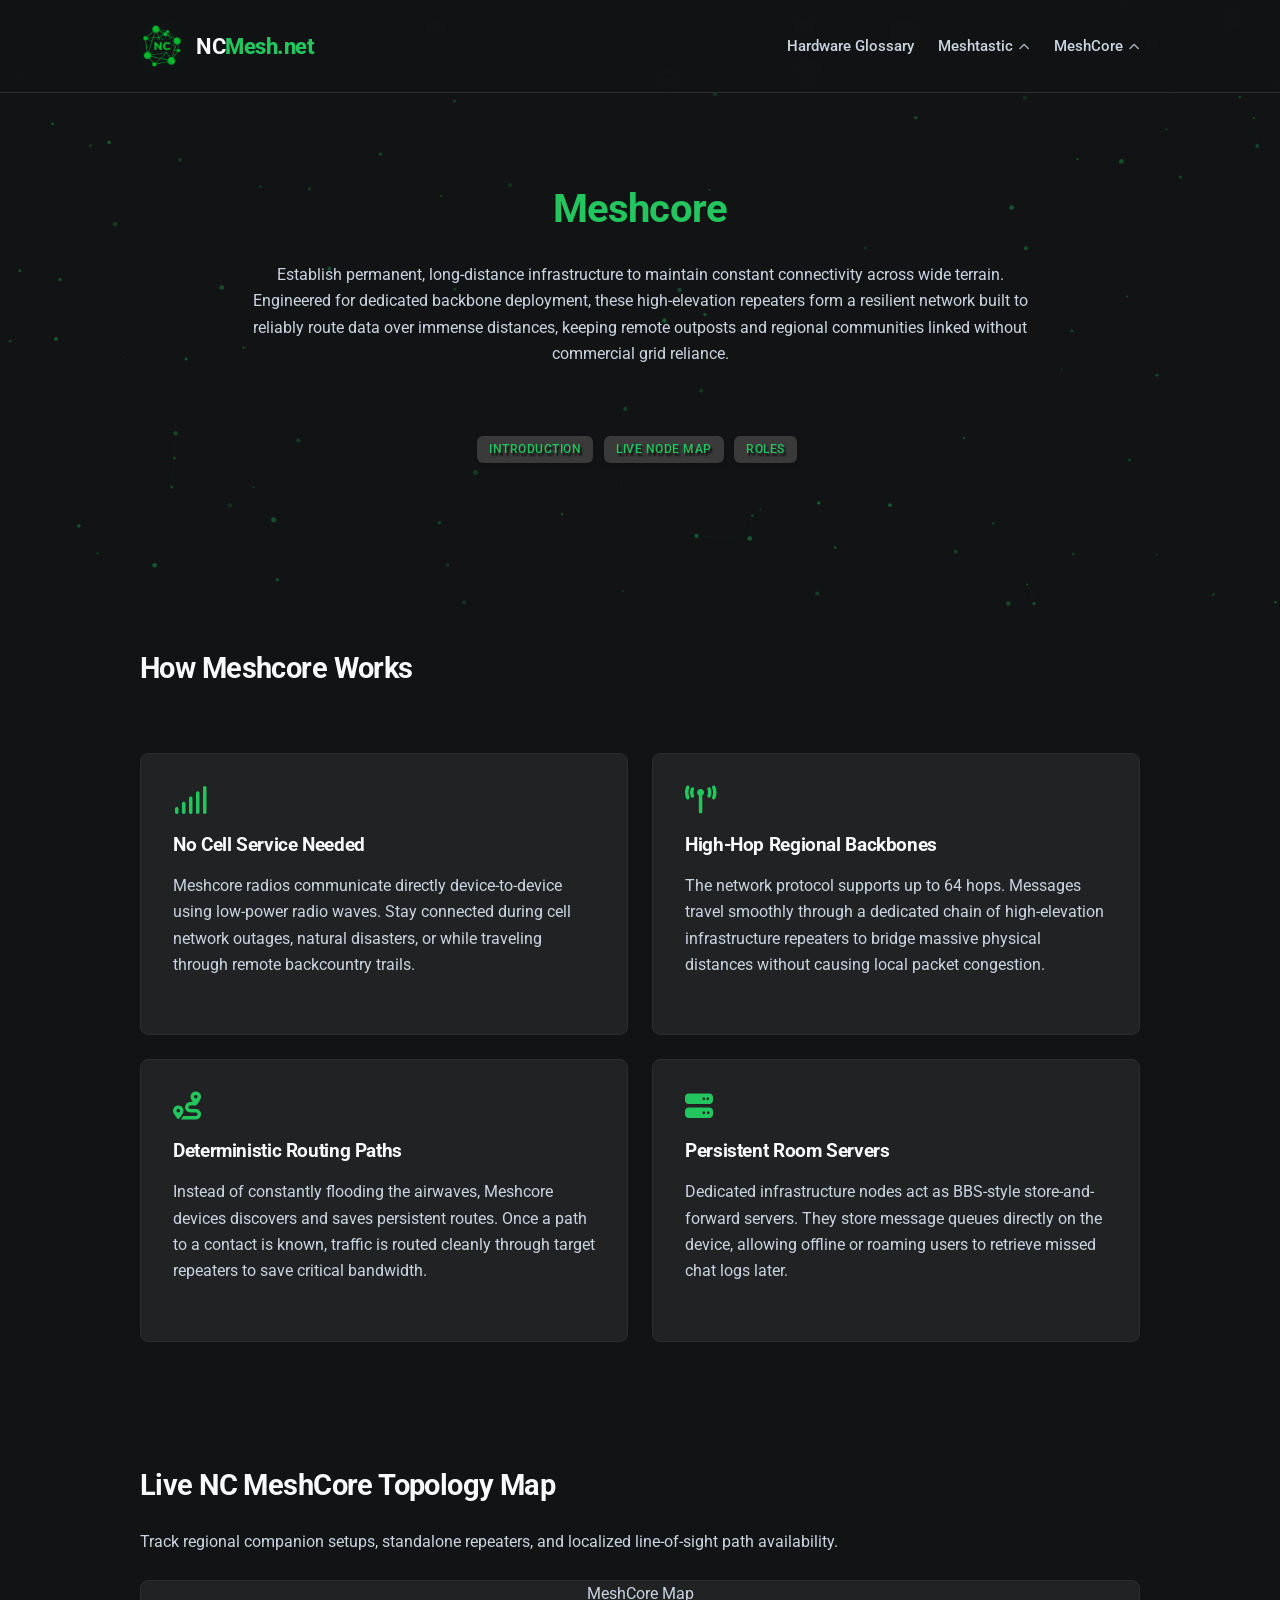
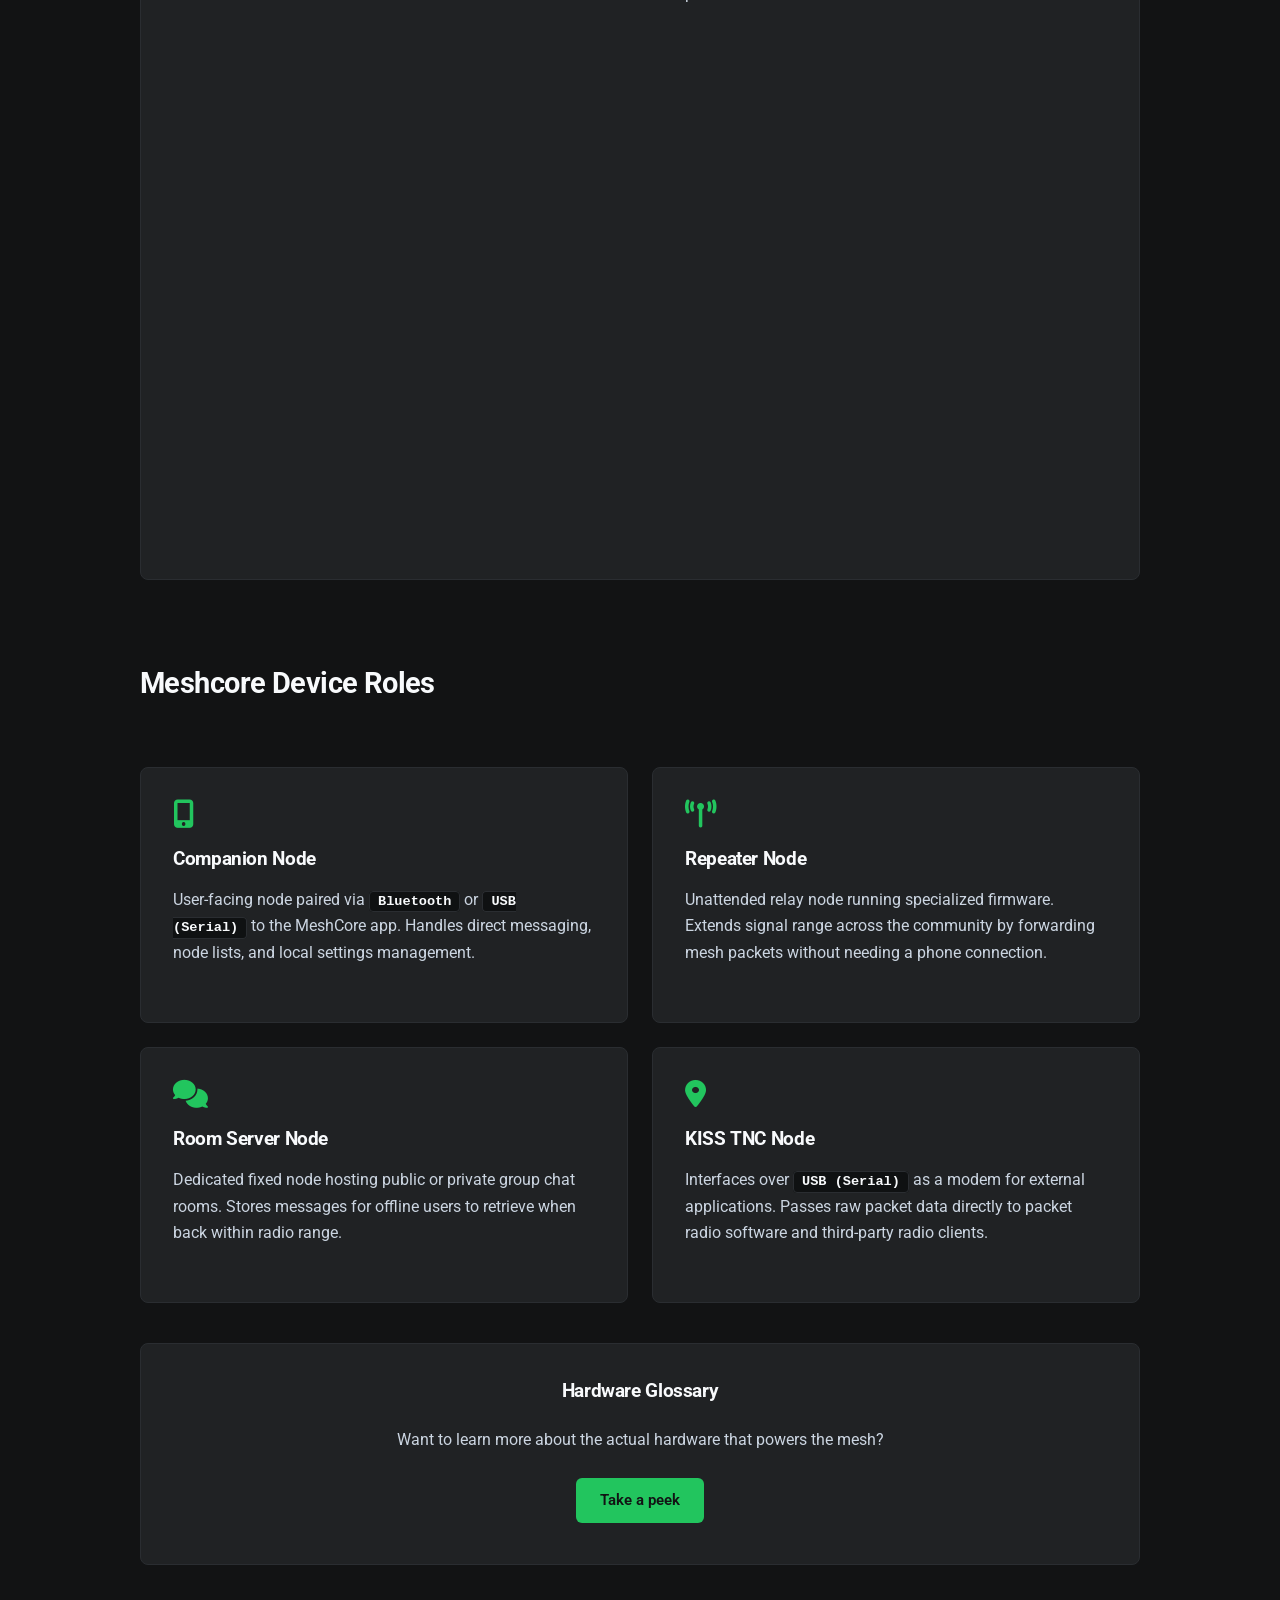
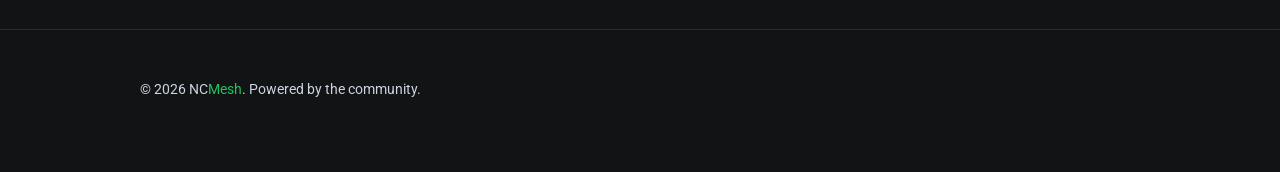
<file: meshcore.html>
<!DOCTYPE html>
<html lang="en">

<head>
    <meta charset="UTF-8">
    <meta name="viewport" content="width=device-width, initial-scale=1.0">
    <title>MC | NC Mesh</title>
    <link rel="icon" type="image/png" href="./img/ncmesh_logo.png">
    <link rel="stylesheet" href="./includes/style.css">
    <link rel="stylesheet" href="https://cdnjs.cloudflare.com/ajax/libs/font-awesome/6.5.2/css/all.min.css"
        integrity="sha512-SnH5WK+bZxgPHs44uWIX+LLJAJ9/2PkPKZ5QiAj6Ta86w+fsb2TkcmfRyVX3pBnMFcV7oQPJkl9QevSCWr3W6A=="
        crossorigin="anonymous" referrerpolicy="no-referrer" />
    <meta property="og:type" content="website" />
    <meta property="og:url" content="https://ncmesh.net" />
    <meta property="og:title" content="NCMesh" />
    <meta property="og:description"
        content="Meshcore | Establish permanent, long-distance infrastructure to maintain constant connectivity across wide terrain. Engineered for dedicated backbone deployment, these high-elevation repeaters form a resilient network built to reliably route data over immense distances, keeping remote outposts and regional communities linked without commercial grid reliance." />
    <meta property="og:image" content="https://yoss.dev/ncmesh/img/ncmesh_logo.png" />
    <meta name="theme-color" content="#10B981" />

    <script>
        document.addEventListener("DOMContentLoaded", () => {
            const toggleBtn = document.querySelector('.nav-toggle');
            const menuLayer = document.querySelector('.nav-menu');
            const navIcon = document.querySelector('.nav-icon-animate');

            if (toggleBtn && menuLayer && navIcon) {
                toggleBtn.addEventListener('click', () => {
                    menuLayer.classList.toggle('active');
                    toggleBtn.classList.toggle('open');

                    if (toggleBtn.classList.contains('open')) {
                        navIcon.classList.remove('fa-bars');
                        navIcon.classList.add('fa-xmark');
                    } else {
                        navIcon.classList.remove('fa-xmark');
                        navIcon.classList.add('fa-bars');
                    }
                });
            }

            const dropdownToggles = document.querySelectorAll('.dropdown-toggle');

            dropdownToggles.forEach(toggle => {
                const handleDropdownToggle = (e) => {
                    if (window.innerWidth <= 600) {
                        e.preventDefault();
                        e.stopPropagation();

                        const parentLi = toggle.closest('.dropdown');
                        const targetMenu = parentLi.querySelector('.dropdown-menu');

                        parentLi.classList.toggle('active');

                        const isHidden = window.getComputedStyle(targetMenu).display === 'none';
                        targetMenu.style.display = isHidden ? 'flex' : 'none';
                    }
                };

                toggle.addEventListener('touchstart', handleDropdownToggle, { passive: false });
                toggle.addEventListener('click', handleDropdownToggle);
            });

            const observerOptions = { root: null, rootMargin: "0px", threshold: 0.1 };
            const revealObserver = new IntersectionObserver((entries, observer) => {
                entries.forEach(entry => {
                    if (entry.isIntersecting) {
                        entry.target.style.opacity = "1";
                        entry.target.style.transform = "translateY(0)";
                        observer.unobserve(entry.target);
                    }
                });
            }, observerOptions);

            const animatedElements = document.querySelectorAll(".card, .map-placeholder, .hero-content h1, .hero-content p");
            animatedElements.forEach(el => {
                el.style.opacity = "0";
                el.style.transform = "translateY(20px)";
                el.style.transition = "opacity 0.8s cubic-bezier(0.16, 1, 0.3, 1), transform 0.8s cubic-bezier(0.16, 1, 0.3, 1)";
                revealObserver.observe(el);
            });

            const heroSection = document.querySelector(".hero");
            if (heroSection) {
                const canvas = document.createElement("canvas");
                const ctx = canvas.getContext("2d");

                Object.assign(canvas.style, {
                    position: "absolute", top: "0", left: "0", width: "100%", height: "100%",
                    zIndex: "0", pointerEvents: "none"
                });
                heroSection.style.position = "relative";
                heroSection.insertBefore(canvas, heroSection.firstChild);

                let points = [];
                let maxPoints = 110;
                const maxDist = 165;
                let mouse = { x: null, y: null, radius: 220 };

                window.addEventListener("mousemove", (e) => {
                    const rect = heroSection.getBoundingClientRect();
                    mouse.x = e.clientX - rect.left;
                    mouse.y = e.clientY - rect.top;
                });

                window.addEventListener("mouseleave", () => {
                    mouse.x = null;
                    mouse.y = null;
                });

                class MeshNode {
                    constructor(startX, startY) {
                        this.x = startX !== undefined ? startX : Math.random() * canvas.width;
                        this.y = startY !== undefined ? startY : Math.random() * canvas.height;
                        this.vx = (Math.random() - 0.5) * 0.16;
                        this.vy = (Math.random() - 0.5) * 0.16;
                        this.baseRadius = Math.random() * 1.5 + 0.8;
                        this.radius = this.baseRadius;
                        this.pulseFactor = Math.random() * Math.PI;
                        this.depth = Math.random() * 0.5 + 0.3;
                    }

                    update() {
                        this.x += this.vx;
                        this.y += this.vy;

                        if (this.x < 0) this.x = canvas.width;
                        if (this.x > canvas.width) this.x = 0;
                        if (this.y < 0) this.y = canvas.height;
                        if (this.y > canvas.height) this.y = 0;

                        this.pulseFactor += 0.012;
                        this.radius = this.baseRadius + Math.sin(this.pulseFactor) * 0.3;

                        if (mouse.x !== null && mouse.y !== null) {
                            const dx = mouse.x - this.x;
                            const dy = mouse.y - this.y;
                            const distance = Math.hypot(dx, dy);

                            if (distance < mouse.radius) {
                                const force = (mouse.radius - distance) / mouse.radius;
                                this.x -= (dx / distance) * force * 0.35;
                                this.y -= (dy / distance) * force * 0.35;
                            }
                        }
                    }

                    draw() {
                        ctx.beginPath();
                        ctx.arc(this.x, this.y, this.radius, 0, Math.PI * 2);
                        ctx.fillStyle = `rgba(34, 197, 94, ${this.depth * 0.5})`;
                        ctx.fill();
                    }
                }

                function resizeCanvas() {
                    const oldWidth = canvas.width || heroSection.offsetWidth;
                    const oldHeight = canvas.height || heroSection.offsetHeight;

                    canvas.width = heroSection.offsetWidth;
                    canvas.height = heroSection.offsetHeight;

                    const targetPoints = Math.min(Math.floor((canvas.width * canvas.height) / 7500), maxPoints);

                    if (points.length === 0) {
                        for (let i = 0; i < targetPoints; i++) {
                            points.push(new MeshNode());
                        }
                    } else {
                        points.forEach(p => {
                            p.x = (p.x / oldWidth) * canvas.width;
                            p.y = (p.y / oldHeight) * canvas.height;
                        });
                        if (points.length < targetPoints) {
                            while (points.length < targetPoints) points.push(new MeshNode());
                        } else if (points.length > targetPoints) {
                            points.splice(targetPoints);
                        }
                    }
                }

                window.addEventListener("resize", resizeCanvas);
                resizeCanvas();

                function animateMesh() {
                    ctx.clearRect(0, 0, canvas.width, canvas.height);

                    for (let i = 0; i < points.length; i++) {
                        points[i].update();
                        points[i].draw();

                        for (let j = i + 1; j < points.length; j++) {
                            const dx = points[i].x - points[j].x;
                            const dy = points[i].y - points[j].y;
                            const dist = Math.hypot(dx, dy);

                            if (dist < maxDist) {
                                let alpha = (1 - dist / maxDist) * 0.13 * (points[i].depth * points[j].depth);

                                if (mouse.x !== null && mouse.y !== null) {
                                    const mDist1 = Math.hypot(mouse.x - points[i].x, mouse.y - points[i].y);
                                    const mDist2 = Math.hypot(mouse.x - points[j].x, mouse.y - points[j].y);
                                    if (mDist1 < mouse.radius || mDist2 < mouse.radius) {
                                        alpha *= 2.0;
                                    }
                                }

                                ctx.beginPath();
                                ctx.moveTo(points[i].x, points[i].y);
                                ctx.lineTo(points[j].x, points[j].y);
                                ctx.strokeStyle = `rgba(34, 197, 94, ${alpha})`;
                                ctx.lineWidth = dist < maxDist * 0.35 ? 0.8 : 0.4;
                                ctx.stroke();

                                if (Math.random() < 0.00025 && dist < maxDist * 0.6) {
                                    ctx.beginPath();
                                    const pct = (Date.now() % 1800) / 1800;
                                    const px = points[i].x + dx * pct;
                                    const py = points[i].y + dy * pct;
                                    ctx.arc(px, py, 1.8, 0, Math.PI * 2);
                                    ctx.fillStyle = `rgba(34, 197, 94, ${points[i].depth})`;
                                    ctx.fill();
                                }
                            }
                        }
                    }
                    requestAnimationFrame(animateMesh);
                }
                animateMesh();
            }

            const topBtn = document.createElement("button");
            topBtn.innerHTML = '<i class="fa-solid fa-arrow-up"></i>';
            Object.assign(topBtn.style, {
                position: "fixed", bottom: "30px", right: "30px", width: "45px", height: "45px",
                backgroundColor: "#1a1c1e", color: "#22c55e", border: "1px solid #2a2d31",
                borderRadius: "50%", cursor: "pointer", display: "none", zIndex: "2000",
                boxShadow: "0 4px 12px rgba(0,0,0,0.4)", transition: "all 0.3s ease"
            });
            document.body.appendChild(topBtn);

            window.addEventListener("scroll", () => {
                topBtn.style.display = window.scrollY > 400 ? "block" : "none";
            });

            topBtn.addEventListener("click", () => window.scrollTo({ top: 0, behavior: "smooth" }));
            topBtn.addEventListener("mouseenter", () => {
                topBtn.style.backgroundColor = "rgba(34, 197, 94, 0.1)";
                topBtn.style.borderColor = "#22c55e";
                topBtn.style.boxShadow = "0 0 15px rgba(34, 197, 94, 0.3)";
            });
            topBtn.addEventListener("mouseleave", () => {
                topBtn.style.backgroundColor = "#1a1c1e";
                topBtn.style.borderColor = "#2a2d31";
                topBtn.style.boxShadow = "0 4px 12px rgba(0,0,0,0.4)";
            });
        });
    </script>

<body>
    <header class="navbar">
        <div class="container">
            <a href="./" class="logo-brand">
                <img src="./img/ncmesh_logo.png" alt="NC Mesh Logo" class="brand-img">
                <span class="brand-text">NC<span>Mesh.net</span></span>
            </a>
            <button class="nav-toggle" aria-label="Toggle navigation menu">
                <i class="fa-solid fa-bars nav-icon-animate"></i>
            </button>
            <nav class="nav-menu">
                <ul class="nav-links">
                    <li><a href="devices.html">Hardware Glossary</a></li>
                    <li class="dropdown">
                        <a href="#" class="dropdown-toggle">Meshtastic <i
                                class="fa-solid fa-chevron-down nav-arrow"></i></a>
                        <ul class="dropdown-menu">
                            <li><a href="meshtastic.html"><i class="fa-solid fa-circle-info"></i> Network Info</a></li>
                            <li><a href="config-meshtastic.html"><i class="fa-solid fa-sliders"></i> Setup
                                    Instructions</a></li>
                        </ul>
                    </li>
                    <li class="dropdown">
                        <a href="#" class="dropdown-toggle">MeshCore <i
                                class="fa-solid fa-chevron-down nav-arrow"></i></a>
                        <ul class="dropdown-menu">
                            <li><a href="meshcore.html"><i class="fa-solid fa-circle-info"></i> Network Info</a></li>
                            <li><a href="config-meshcore.html"><i class="fa-solid fa-sliders"></i> Setup
                                    Instructions</a></li>
                        </ul>
                    </li>
                </ul>
            </nav>
        </div>
    </header>

    <section class="hero">
        <div class="container hero-content">
            <h1>Meshcore</h1>
            <p>Establish permanent, long-distance infrastructure to maintain constant connectivity across wide terrain.
                Engineered for dedicated backbone deployment, these high-elevation repeaters form a resilient network
                built to reliably route data over immense distances, keeping remote outposts and regional communities
                linked without commercial grid reliance.</p>

            <div class="grid-3">
                <h3>
                    <div class="card-badge badge-primary" style="margin-right: 6px"><a href="#Intro">Introduction</a>
                    </div>
                    <div class="card-badge badge-primary" style="margin-right: 6px"><a href="#Map">Live Node Map</a>
                    </div>
                    <div class="card-badge badge-primary" style="margin-right: 6px"><a href="#Roles">Roles</a>
                    </div>
                </h3>
            </div>
        </div>
    </section>
    <section class="features" id="Intro">
        <div class="container">
            <h2>How Meshcore Works</h2>
            <div class="grid-2x2" style="margin-top: 1rem;">
                <div class="card">
                    <i class="fa-solid fa-signal feature-icon"></i>
                    <h3 style="margin-bottom: 0.75rem;">No Cell Service Needed</h3>
                    <p>Meshcore radios communicate directly device-to-device using low-power radio waves. Stay
                        connected during cell network outages, natural disasters, or while traveling through remote
                        backcountry trails.</p>
                </div>
                <div class="card">
                    <i class="fa-solid fa-tower-broadcast feature-icon"></i>
                    <h3 style="margin-bottom: 0.75rem;">High-Hop Regional Backbones</h3>
                    <p>The network protocol supports up to 64 hops. Messages travel smoothly through a dedicated chain
                        of high-elevation infrastructure repeaters to bridge massive physical distances without causing
                        local packet congestion.</p>
                </div>
                <div class="card">
                    <i class="fa-solid fa-route feature-icon"></i>
                    <h3 style="margin-bottom: 0.75rem;">Deterministic Routing Paths</h3>
                    <p>Instead of constantly flooding the airwaves, Meshcore devices discovers and saves persistent
                        routes. Once a path to a contact is known, traffic is routed cleanly through target repeaters to
                        save critical bandwidth.</p>
                </div>
                <div class="card">
                    <i class="fa-solid fa-server feature-icon"></i>
                    <h3 style="margin-bottom: 0.75rem;">Persistent Room Servers</h3>
                    <p>Dedicated infrastructure nodes act as BBS-style store-and-forward servers. They store message
                        queues directly on the device, allowing offline or roaming users to retrieve missed chat logs
                        later.</p>
                </div>
            </div>

        </div>
    </section>
    <section class="map-section" id="Map">
        <div class="container">
            <h2>Live NC MeshCore Topology Map</h2>
            <p>Track regional companion setups, standalone repeaters, and localized line-of-sight path availability.</p>
            <div class="map-placeholder">
                MeshCore Map
                <iframe src="https://cs.yoss.dev/#/map"
                    style="width:100%; height:100%; border:none; border-radius:0.5rem;"></iframe>
            </div>
        </div>
    </section>
    <section class="features" id="Roles">
        <div class="container">
            <h2>Meshcore Device Roles</h2>
            <div class="grid-2x2" style="margin-top: 1rem;">
                <div class="card">
                    <i class="fa-solid fa-mobile-screen-button feature-icon"></i>
                    <h3 style="margin-bottom: 0.75rem;">Companion Node</h3>
                    <p>User-facing node paired via <span class="settings-value">Bluetooth</span> or <span
                            class="settings-value">USB (Serial)</span> to the MeshCore
                        app. Handles direct messaging, node lists, and local settings management.</p>
                </div>
                <div class="card">
                    <i class="fa-solid fa-tower-broadcast feature-icon"></i>
                    <h3 style="margin-bottom: 0.75rem;">Repeater Node</h3>
                    <p>Unattended relay node running specialized firmware. Extends signal range across the community by
                        forwarding mesh packets without needing a phone connection.</p>
                </div>
                <div class="card">
                    <i class="fa-solid fa-comments feature-icon"></i>
                    <h3 style="margin-bottom: 0.75rem;">Room Server Node</h3>
                    <p>Dedicated fixed node hosting public or private group chat rooms. Stores messages for offline
                        users to retrieve when back within radio range.</p>
                </div>
                <div class="card">
                    <i class="fa-solid fa-location-dot feature-icon"></i>
                    <h3 style="margin-bottom: 0.75rem;">KISS TNC Node</h3>
                    <p>Interfaces over <span class="settings-value">USB (Serial)</span> as a modem for external
                        applications. Passes raw packet data directly to packet radio software and third-party radio
                        clients.</p>
                </div>
            </div>
        </div>
    </section>
    <section class="guide-section">
        <div class="container" style="text-align:center">
            <div class="card">
                <h3>Hardware Glossary</h3>
                <p>Want to learn more about the actual hardware that powers the mesh? </p>
                <a href="./devices.html" target="_blank" class="btn btn-primary">Take a peek</a>
            </div>
        </div>
    </section>
    <footer class="footer">
        <div class="container">
            <p>&copy; 2026 NC<span>Mesh</span>. Powered by the community.</p>
        </div>
    </footer>
</body>

</html>
</file>
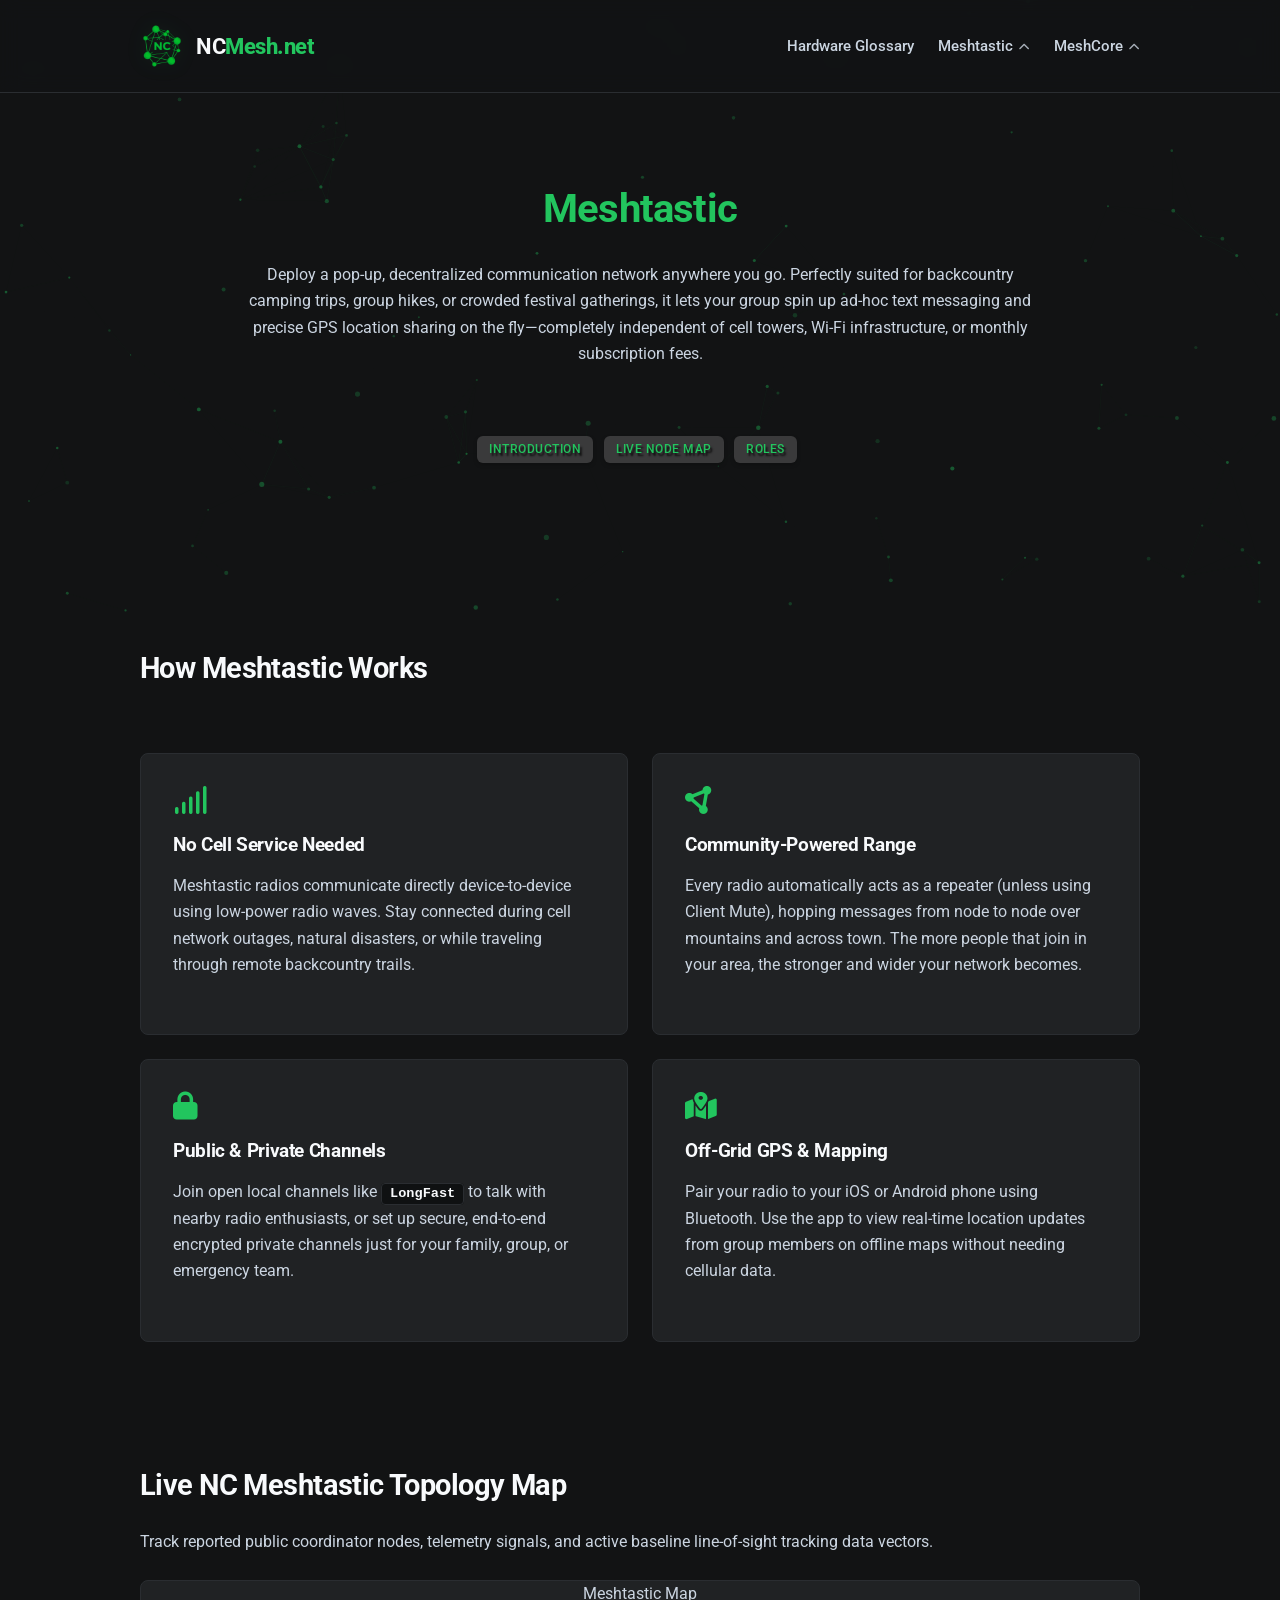
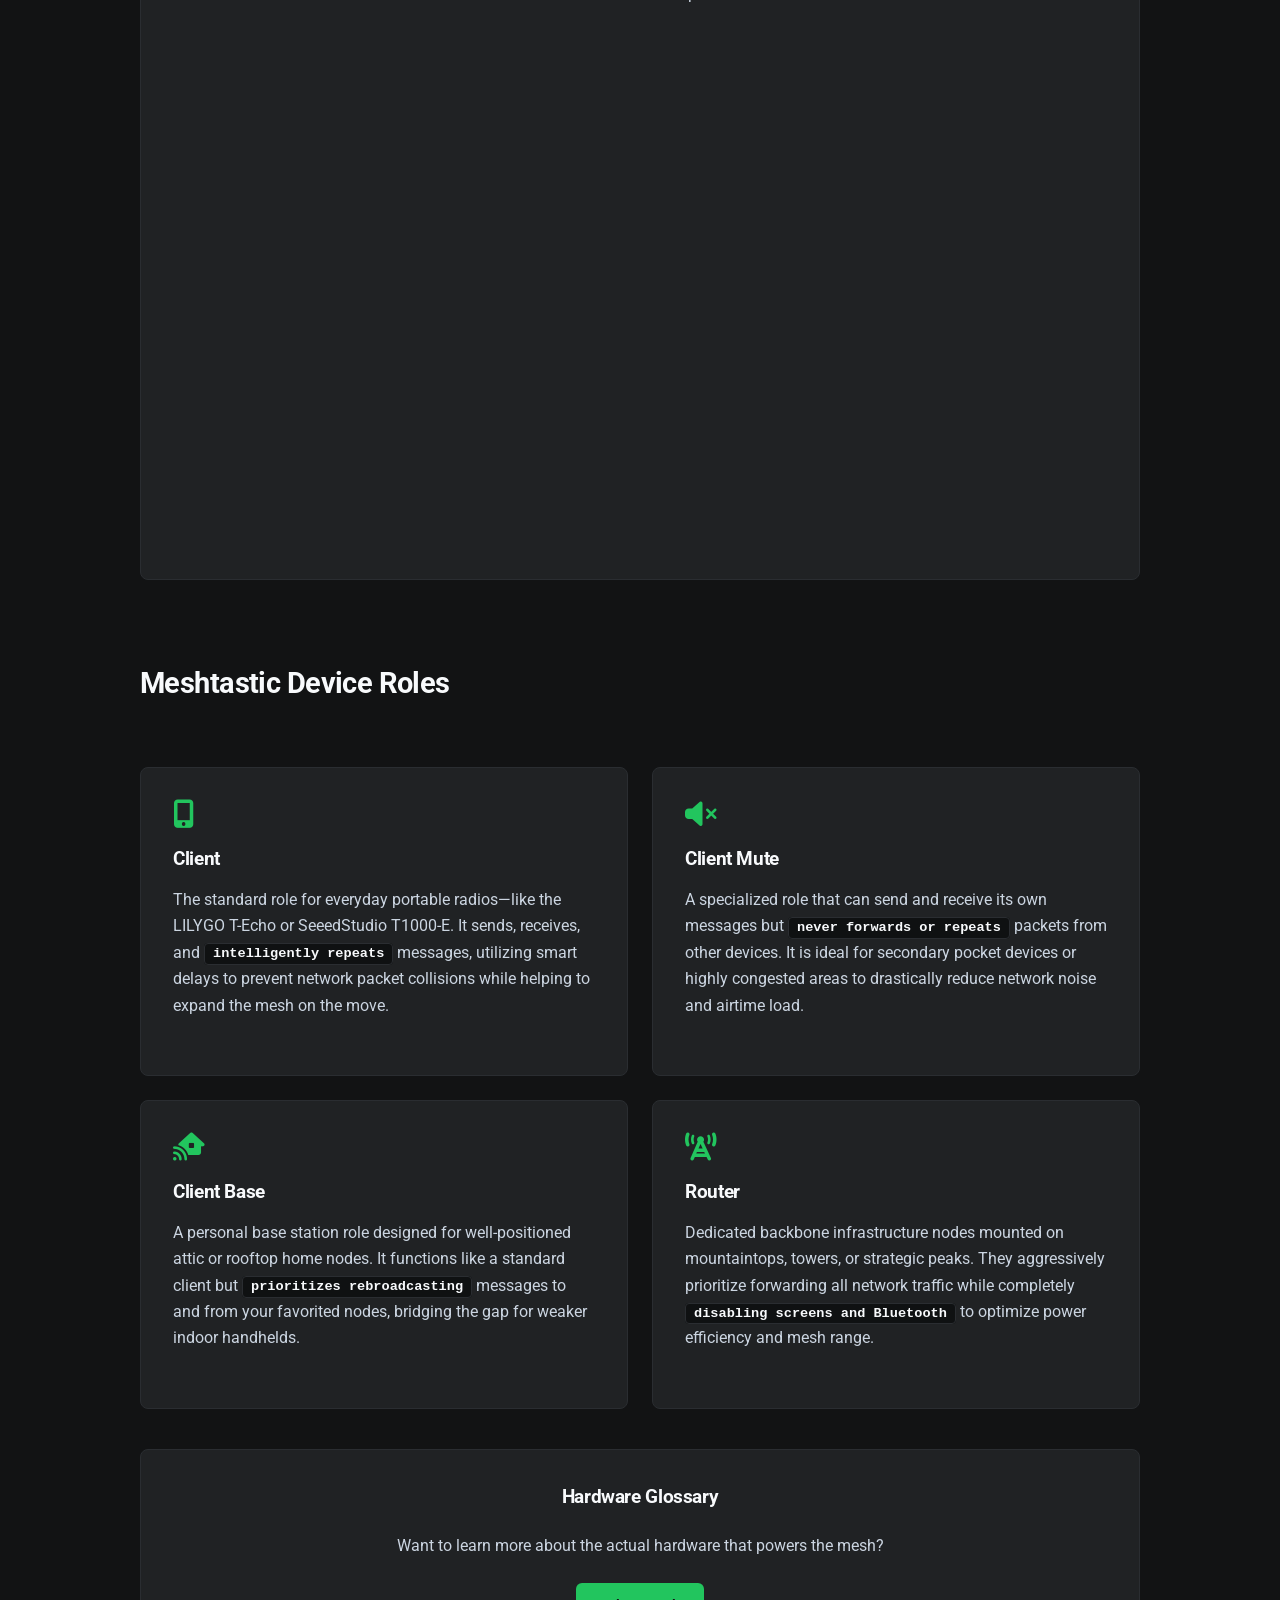
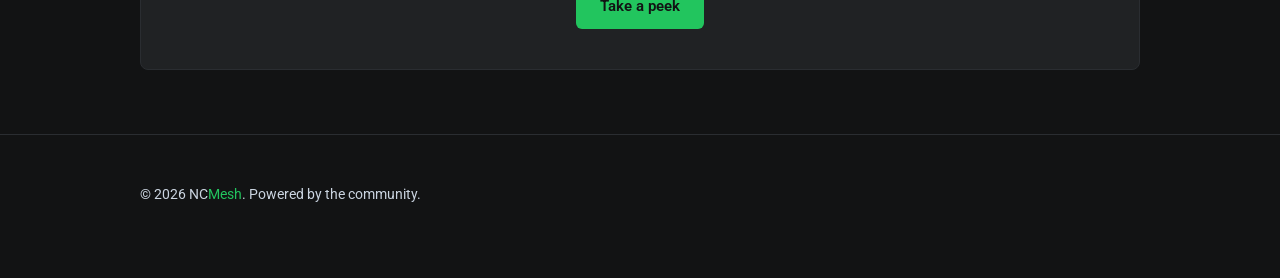
<file: meshtastic.html>
<!DOCTYPE html>
<html lang="en">

<head>
    <meta charset="UTF-8">
    <meta name="viewport" content="width=device-width, initial-scale=1.0">
    <title>MT | NC Mesh</title>
    <link rel="icon" type="image/png" href="./img/ncmesh_logo.png">
    <link rel="stylesheet" href="./includes/style.css">
    <link rel="stylesheet" href="https://cdnjs.cloudflare.com/ajax/libs/font-awesome/6.5.2/css/all.min.css"
        integrity="sha512-SnH5WK+bZxgPHs44uWIX+LLJAJ9/2PkPKZ5QiAj6Ta86w+fsb2TkcmfRyVX3pBnMFcV7oQPJkl9QevSCWr3W6A=="
        crossorigin="anonymous" referrerpolicy="no-referrer" />
    <meta property="og:type" content="website" />
    <meta property="og:url" content="https://ncmesh.net" />
    <meta property="og:title" content="NCMesh" />
    <meta property="og:description"
        content="Meshtastic | Deploy a pop-up, decentralized communication network anywhere you go. Perfectly suited for backcountry camping trips, group hikes, or crowded festival gatherings, it lets your group spin up ad-hoc text messaging and precise GPS location sharing on the fly—completely independent of cell towers, Wi-Fi infrastructure, or monthly subscription fees." />
    <meta property="og:image" content="https://yoss.dev/ncmesh/img/ncmesh_logo.png" />
    <meta name="theme-color" content="#10B981" />

    <script>
        document.addEventListener("DOMContentLoaded", () => {
            const toggleBtn = document.querySelector('.nav-toggle');
            const menuLayer = document.querySelector('.nav-menu');
            const navIcon = document.querySelector('.nav-icon-animate');

            if (toggleBtn && menuLayer && navIcon) {
                toggleBtn.addEventListener('click', () => {
                    menuLayer.classList.toggle('active');
                    toggleBtn.classList.toggle('open');

                    if (toggleBtn.classList.contains('open')) {
                        navIcon.classList.remove('fa-bars');
                        navIcon.classList.add('fa-xmark');
                    } else {
                        navIcon.classList.remove('fa-xmark');
                        navIcon.classList.add('fa-bars');
                    }
                });
            }

            const dropdownToggles = document.querySelectorAll('.dropdown-toggle');

            dropdownToggles.forEach(toggle => {
                const handleDropdownToggle = (e) => {
                    if (window.innerWidth <= 600) {
                        e.preventDefault();
                        e.stopPropagation();

                        const parentLi = toggle.closest('.dropdown');
                        const targetMenu = parentLi.querySelector('.dropdown-menu');

                        parentLi.classList.toggle('active');

                        const isHidden = window.getComputedStyle(targetMenu).display === 'none';
                        targetMenu.style.display = isHidden ? 'flex' : 'none';
                    }
                };

                toggle.addEventListener('touchstart', handleDropdownToggle, { passive: false });
                toggle.addEventListener('click', handleDropdownToggle);
            });

            const observerOptions = { root: null, rootMargin: "0px", threshold: 0.1 };
            const revealObserver = new IntersectionObserver((entries, observer) => {
                entries.forEach(entry => {
                    if (entry.isIntersecting) {
                        entry.target.style.opacity = "1";
                        entry.target.style.transform = "translateY(0)";
                        observer.unobserve(entry.target);
                    }
                });
            }, observerOptions);

            const animatedElements = document.querySelectorAll(".card, .map-placeholder, .hero-content h1, .hero-content p");
            animatedElements.forEach(el => {
                el.style.opacity = "0";
                el.style.transform = "translateY(20px)";
                el.style.transition = "opacity 0.8s cubic-bezier(0.16, 1, 0.3, 1), transform 0.8s cubic-bezier(0.16, 1, 0.3, 1)";
                revealObserver.observe(el);
            });

            const heroSection = document.querySelector(".hero");
            if (heroSection) {
                const canvas = document.createElement("canvas");
                const ctx = canvas.getContext("2d");

                Object.assign(canvas.style, {
                    position: "absolute", top: "0", left: "0", width: "100%", height: "100%",
                    zIndex: "0", pointerEvents: "none"
                });
                heroSection.style.position = "relative";
                heroSection.insertBefore(canvas, heroSection.firstChild);

                let points = [];
                let maxPoints = 110;
                const maxDist = 165;
                let mouse = { x: null, y: null, radius: 220 };

                window.addEventListener("mousemove", (e) => {
                    const rect = heroSection.getBoundingClientRect();
                    mouse.x = e.clientX - rect.left;
                    mouse.y = e.clientY - rect.top;
                });

                window.addEventListener("mouseleave", () => {
                    mouse.x = null;
                    mouse.y = null;
                });

                class MeshNode {
                    constructor(startX, startY) {
                        this.x = startX !== undefined ? startX : Math.random() * canvas.width;
                        this.y = startY !== undefined ? startY : Math.random() * canvas.height;
                        this.vx = (Math.random() - 0.5) * 0.16;
                        this.vy = (Math.random() - 0.5) * 0.16;
                        this.baseRadius = Math.random() * 1.5 + 0.8;
                        this.radius = this.baseRadius;
                        this.pulseFactor = Math.random() * Math.PI;
                        this.depth = Math.random() * 0.5 + 0.3;
                    }

                    update() {
                        this.x += this.vx;
                        this.y += this.vy;

                        if (this.x < 0) this.x = canvas.width;
                        if (this.x > canvas.width) this.x = 0;
                        if (this.y < 0) this.y = canvas.height;
                        if (this.y > canvas.height) this.y = 0;

                        this.pulseFactor += 0.012;
                        this.radius = this.baseRadius + Math.sin(this.pulseFactor) * 0.3;

                        if (mouse.x !== null && mouse.y !== null) {
                            const dx = mouse.x - this.x;
                            const dy = mouse.y - this.y;
                            const distance = Math.hypot(dx, dy);

                            if (distance < mouse.radius) {
                                const force = (mouse.radius - distance) / mouse.radius;
                                this.x -= (dx / distance) * force * 0.35;
                                this.y -= (dy / distance) * force * 0.35;
                            }
                        }
                    }

                    draw() {
                        ctx.beginPath();
                        ctx.arc(this.x, this.y, this.radius, 0, Math.PI * 2);
                        ctx.fillStyle = `rgba(34, 197, 94, ${this.depth * 0.5})`;
                        ctx.fill();
                    }
                }

                function resizeCanvas() {
                    const oldWidth = canvas.width || heroSection.offsetWidth;
                    const oldHeight = canvas.height || heroSection.offsetHeight;

                    canvas.width = heroSection.offsetWidth;
                    canvas.height = heroSection.offsetHeight;

                    const targetPoints = Math.min(Math.floor((canvas.width * canvas.height) / 7500), maxPoints);

                    if (points.length === 0) {
                        for (let i = 0; i < targetPoints; i++) {
                            points.push(new MeshNode());
                        }
                    } else {
                        points.forEach(p => {
                            p.x = (p.x / oldWidth) * canvas.width;
                            p.y = (p.y / oldHeight) * canvas.height;
                        });
                        if (points.length < targetPoints) {
                            while (points.length < targetPoints) points.push(new MeshNode());
                        } else if (points.length > targetPoints) {
                            points.splice(targetPoints);
                        }
                    }
                }

                window.addEventListener("resize", resizeCanvas);
                resizeCanvas();

                function animateMesh() {
                    ctx.clearRect(0, 0, canvas.width, canvas.height);

                    for (let i = 0; i < points.length; i++) {
                        points[i].update();
                        points[i].draw();

                        for (let j = i + 1; j < points.length; j++) {
                            const dx = points[i].x - points[j].x;
                            const dy = points[i].y - points[j].y;
                            const dist = Math.hypot(dx, dy);

                            if (dist < maxDist) {
                                let alpha = (1 - dist / maxDist) * 0.13 * (points[i].depth * points[j].depth);

                                if (mouse.x !== null && mouse.y !== null) {
                                    const mDist1 = Math.hypot(mouse.x - points[i].x, mouse.y - points[i].y);
                                    const mDist2 = Math.hypot(mouse.x - points[j].x, mouse.y - points[j].y);
                                    if (mDist1 < mouse.radius || mDist2 < mouse.radius) {
                                        alpha *= 2.0;
                                    }
                                }

                                ctx.beginPath();
                                ctx.moveTo(points[i].x, points[i].y);
                                ctx.lineTo(points[j].x, points[j].y);
                                ctx.strokeStyle = `rgba(34, 197, 94, ${alpha})`;
                                ctx.lineWidth = dist < maxDist * 0.35 ? 0.8 : 0.4;
                                ctx.stroke();

                                if (Math.random() < 0.00025 && dist < maxDist * 0.6) {
                                    ctx.beginPath();
                                    const pct = (Date.now() % 1800) / 1800;
                                    const px = points[i].x + dx * pct;
                                    const py = points[i].y + dy * pct;
                                    ctx.arc(px, py, 1.8, 0, Math.PI * 2);
                                    ctx.fillStyle = `rgba(34, 197, 94, ${points[i].depth})`;
                                    ctx.fill();
                                }
                            }
                        }
                    }
                    requestAnimationFrame(animateMesh);
                }
                animateMesh();
            }

            const topBtn = document.createElement("button");
            topBtn.innerHTML = '<i class="fa-solid fa-arrow-up"></i>';
            Object.assign(topBtn.style, {
                position: "fixed", bottom: "30px", right: "30px", width: "45px", height: "45px",
                backgroundColor: "#1a1c1e", color: "#22c55e", border: "1px solid #2a2d31",
                borderRadius: "50%", cursor: "pointer", display: "none", zIndex: "2000",
                boxShadow: "0 4px 12px rgba(0,0,0,0.4)", transition: "all 0.3s ease"
            });
            document.body.appendChild(topBtn);

            window.addEventListener("scroll", () => {
                topBtn.style.display = window.scrollY > 400 ? "block" : "none";
            });

            topBtn.addEventListener("click", () => window.scrollTo({ top: 0, behavior: "smooth" }));
            topBtn.addEventListener("mouseenter", () => {
                topBtn.style.backgroundColor = "rgba(34, 197, 94, 0.1)";
                topBtn.style.borderColor = "#22c55e";
                topBtn.style.boxShadow = "0 0 15px rgba(34, 197, 94, 0.3)";
            });
            topBtn.addEventListener("mouseleave", () => {
                topBtn.style.backgroundColor = "#1a1c1e";
                topBtn.style.borderColor = "#2a2d31";
                topBtn.style.boxShadow = "0 4px 12px rgba(0,0,0,0.4)";
            });
        });
    </script>

<body>
    <header class="navbar">
        <div class="container">
            <a href="./" class="logo-brand">
                <img src="./img/ncmesh_logo.png" alt="NC Mesh Logo" class="brand-img">
                <span class="brand-text">NC<span>Mesh.net</span></span>
            </a>
            <button class="nav-toggle" aria-label="Toggle navigation menu">
                <i class="fa-solid fa-bars nav-icon-animate"></i>
            </button>
            <nav class="nav-menu">
                <ul class="nav-links">
                    <li><a href="devices.html">Hardware Glossary</a></li>
                    <li class="dropdown">
                        <a href="#" class="dropdown-toggle">Meshtastic <i
                                class="fa-solid fa-chevron-down nav-arrow"></i></a>
                        <ul class="dropdown-menu">
                            <li><a href="meshtastic.html"><i class="fa-solid fa-circle-info"></i> Network Info</a></li>
                            <li><a href="config-meshtastic.html"><i class="fa-solid fa-sliders"></i> Setup
                                    Instructions</a></li>
                        </ul>
                    </li>
                    <li class="dropdown">
                        <a href="#" class="dropdown-toggle">MeshCore <i
                                class="fa-solid fa-chevron-down nav-arrow"></i></a>
                        <ul class="dropdown-menu">
                            <li><a href="meshcore.html"><i class="fa-solid fa-circle-info"></i> Network Info</a></li>
                            <li><a href="config-meshcore.html"><i class="fa-solid fa-sliders"></i> Setup
                                    Instructions</a></li>
                        </ul>
                    </li>
                </ul>
            </nav>
        </div>
    </header>
    <section class="hero">
        <div class="container hero-content">
            <h1>Meshtastic</h1>
            <p>Deploy a pop-up, decentralized communication network anywhere you go. Perfectly suited for backcountry
                camping trips, group hikes, or crowded festival gatherings, it lets your group spin up ad-hoc text
                messaging and precise GPS location sharing on the fly—completely independent of cell towers, Wi-Fi
                infrastructure, or monthly subscription fees.</p>

            <div class="grid-3">
                <h3>
                    <div class="card-badge badge-primary" style="margin-right: 6px"><a href="#Intro">Introduction</a>
                    </div>
                    <div class="card-badge badge-primary" style="margin-right: 6px"><a href="#Map">Live Node Map</a>
                    </div>
                    <div class="card-badge badge-primary" style="margin-right: 6px"><a href="#Roles">Roles</a>
                    </div>
                </h3>
            </div>
        </div>
    </section>
    <section class="features" id="Intro">
        <div class="container">
            <h2>How Meshtastic Works</h2>
            <div class="grid-2x2" style="margin-top: 1rem;">
                <div class="card">
                    <i class="fa-solid fa-signal feature-icon"></i>
                    <h3 style="margin-bottom: 0.75rem;">No Cell Service Needed</h3>
                    <p>Meshtastic radios communicate directly device-to-device using low-power radio waves. Stay
                        connected during cell network outages, natural disasters, or while traveling through remote
                        backcountry trails.</p>
                </div>
                <div class="card">
                    <i class="fa-solid fa-circle-nodes feature-icon"></i>
                    <h3 style="margin-bottom: 0.75rem;">Community-Powered Range</h3>
                    <p>Every radio automatically acts as a repeater (unless using Client Mute), hopping messages from
                        node to node over mountains and across town. The more people that join in your area, the
                        stronger and wider your network becomes.</p>
                </div>
                <div class="card">
                    <i class="fa-solid fa-lock feature-icon"></i>
                    <h3 style="margin-bottom: 0.75rem;">Public &amp; Private Channels</h3>
                    <p>Join open local channels like <span class="settings-value">LongFast</span> to talk with nearby
                        radio enthusiasts, or set up secure, end-to-end encrypted private channels just for your family,
                        group, or emergency team.</p>
                </div>
                <div class="card">
                    <i class="fa-solid fa-map-location-dot feature-icon"></i>
                    <h3 style="margin-bottom: 0.75rem;">Off-Grid GPS &amp; Mapping</h3>
                    <p>Pair your radio to your iOS or Android phone using Bluetooth. Use the app to view real-time
                        location updates from group members on offline maps without needing cellular data.</p>
                </div>

            </div>
        </div>
    </section>
    <section class="map-section" id="Map">
        <div class="container">
            <h2>Live NC Meshtastic Topology Map</h2>
            <p>Track reported public coordinator nodes, telemetry signals, and active baseline line-of-sight tracking
                data vectors.</p>
            <div class="map-placeholder">
                Meshtastic Map
                <iframe src="https://ncmesh.net/map/?lat=35.38904754680693&lng=280.4727172851563&zoom=7#"
                    style="width:100%; height:100%; border:none; border-radius:0.5rem;"></iframe>
            </div>
        </div>
    </section>
    <section class="features" id="Roles">
        <div class="container">
            <h2>Meshtastic Device Roles</h2>
            <div class="grid-2x2" style="margin-top: 1rem;">
                <div class="card">
                    <i class="fa-solid fa-mobile-screen-button feature-icon"></i>
                    <h3 style="margin-bottom: 0.75rem;">Client</h3>
                    <p>The standard role for everyday portable radios—like the LILYGO T-Echo or SeeedStudio T1000-E. It
                        sends, receives, and <span class="settings-value">intelligently repeats</span> messages,
                        utilizing smart delays to prevent network packet collisions while helping to expand the mesh on
                        the move.</p>
                </div>
                <div class="card">
                    <i class="fa-solid fa-volume-xmark feature-icon"></i>
                    <h3 style="margin-bottom: 0.75rem;">Client Mute</h3>
                    <p>A specialized role that can send and receive its own messages but <span
                            class="settings-value">never forwards or repeats</span> packets from other devices. It is
                        ideal for secondary pocket devices or highly congested areas to drastically reduce network noise
                        and airtime load.</p>
                </div>
                <div class="card">
                    <i class="fa-solid fa-house-signal feature-icon"></i>
                    <h3 style="margin-bottom: 0.75rem;">Client Base</h3>
                    <p>A personal base station role designed for well-positioned attic or rooftop home nodes. It
                        functions like a standard client but <span class="settings-value">prioritizes
                            rebroadcasting</span> messages to and from your favorited nodes, bridging the gap for weaker
                        indoor handhelds.</p>
                </div>
                <div class="card">
                    <i class="fa-solid fa-tower-cell feature-icon"></i>
                    <h3 style="margin-bottom: 0.75rem;">Router</h3>
                    <p>Dedicated backbone infrastructure nodes mounted on mountaintops, towers, or strategic peaks. They
                        aggressively prioritize forwarding all network traffic while completely <span
                            class="settings-value">disabling screens and Bluetooth</span> to optimize power efficiency
                        and mesh range.</p>
                </div>
            </div>

        </div>
    </section>
    <section class="guide-section">
        <div class="container" style="text-align:center">
            <div class="card">
                <h3>Hardware Glossary</h3>
                <p>Want to learn more about the actual hardware that powers the mesh? </p>
                <a href="./devices.html" target="_blank" class="btn btn-primary">Take a peek</a>
            </div>
        </div>
    </section>
    <footer class="footer">
        <div class="container">
            <p>&copy; 2026 NC<span>Mesh</span>. Powered by the community.</p>
        </div>
    </footer>
</body>

</html>
</file>
<file: includes/style.css>
@import url('https://fonts.googleapis.com/css2?family=Orbitron:wght@400;700&family=Roboto:wght@300;400&display=swap');

:root {
    --bg-navbar: #11151d;
    --bg-dark: #121314;
    --bg-card: #202224;
    --text-main: #f8fafc;
    --text-muted: #cbd5e1;
    --accent-green: #22c55e;
    --border-color: #2a2d31;
}

* {
    margin: 0;
    padding: 0;
    box-sizing: border-box;
}

html {
    scroll-behavior: smooth;
}

body {
    font-family: -apple-system, BlinkMacSystemFont, "Segoe UI", Roboto, Helvetica, Arial, sans-serif;
    background-color: var(--bg-dark);
    color: var(--text-muted);
    line-height: 1.65;
    font-size: 1rem;
    overflow-x: hidden;
}

.container {
    width: 90%;
    max-width: 1000px;
    margin: 0 auto;
}

::-webkit-scrollbar {
    width: 10px;
    height: 10px;
}

::-webkit-scrollbar-track {
    background: var(--bg-dark);
}

::-webkit-scrollbar-thumb {
    background: #2a2d31;
    border-radius: 20px;
    border: 2px solid var(--bg-dark);
    transition: background 0.3s ease;
}

::-webkit-scrollbar-thumb:hover {
    background: var(--accent-green);
    box-shadow: 0 0 10px rgba(34, 197, 94, 0.5);
}

@supports (scrollbar-color: auto) {
    html {
        scrollbar-width: thin;
        scrollbar-color: #2a2d31 var(--bg-dark);
    }
}

h1,
h2,
h3,
.hero h1 {
    color: var(--text-main);
    font-weight: 700;
    letter-spacing: -0.02em;
    margin-bottom: 1.25rem;
}

.hero h1 {
    font-size: 2.5rem;
}

h2 {
    font-size: 1.8rem;
    margin-top: 2rem;
}

p {
    margin-bottom: 1.5rem;
    color: var(--text-muted);
}

a {
    color: var(--accent-green);
    text-decoration: none;
    font-weight: 500;
    transition: opacity 0.2s ease, text-shadow 0.3s ease !important;
}

a:hover {
    text-decoration: underline;
    opacity: 0.9;
    text-shadow: 0 0 8px rgba(34, 197, 94, 0.6);
}

.navbar {
    background-color: rgba(18, 19, 20, 0.9);
    backdrop-filter: blur(10px);
    -webkit-backdrop-filter: blur(10px);
    position: fixed;
    top: 0;
    width: 100%;
    z-index: 1000;
    border-bottom: 1px solid var(--border-color);
    padding: 1.25rem 0;
}

.navbar .container {
    display: flex;
    justify-content: space-between;
    align-items: center;
}

.logo-brand {
    display: flex;
    align-items: center;
    gap: 0.75rem;
    text-decoration: none;
    padding: 0.25rem 0;
}

.brand-img {
    height: 44px;
    width: auto;
    object-fit: contain;
    filter: drop-shadow(0 0 10px rgba(34, 197, 94, 0.15));
    transition: transform 0.4s cubic-bezier(0.16, 1, 0.3, 1) !important;
}

.brand-text {
    font-size: 1.4rem;
    font-weight: 700;
    color: var(--text-main);
    letter-spacing: -0.02em;
    transition: color 0.3s ease;
}

.brand-text span {
    color: var(--accent-green);
    font-weight: 800;
}

.card-badge span {
    color: var(--accent-green);
    font-weight: 800;
}

.logo-brand:hover {
    text-decoration: none;
}

.logo-brand:hover .brand-img {
    transform: scale(1.04);
    filter: drop-shadow(0 0 16px rgba(34, 197, 94, 0.45));
}

.logo-brand:hover .brand-text {
    text-shadow: 0 0 8px rgba(255, 255, 255, 0.2);
}

.nav-links {
    display: flex;
    list-style: none;
    gap: 1.5rem;
}

.nav-links a {
    color: var(--text-light);
    text-decoration: none;
    font-size: 0.95rem;
    font-weight: 500;
    transition: color 0.2s ease;
    display: inline-flex !important;
    align-items: center !important;
    justify-content: center !important;
    line-height: 1 !important;
    gap: 6px;
}

.nav-arrow {
    transform: rotate(180deg);
    font-size: 0.75rem;
    transition: transform 0.2s ease;
    display: inline-block !important;
    margin-top: 1px;
}


.nav-links a:hover {
    text-decoration: none;
    color: var(--accent-green);
    box-shadow: 0 12px 40px rgba(0, 0, 0, 0.5),
        0 0 20px rgba(34, 197, 94, 0.15);
    transition: all 0.3s ease !important;
}

.nav-links a.active {
    color: var(--accent-green) !important;
    border-bottom: 2px solid var(--accent-green);
    padding-bottom: 0.25rem;
    text-shadow: 0 0 8px rgba(34, 197, 94, 0.6);
}

.card,
.map-placeholder,
.btn {
    transition: all 0.4s cubic-bezier(0.16, 1, 0.3, 1) !important;
    position: relative;
    overflow: hidden;
}

.hero {
    padding: 11rem 0 5rem 0;
    position: relative;
    overflow: hidden;
    display: flex !important;
    justify-content: center !important;
    align-items: center !important;
}

.hero-content {
    position: relative;
    z-index: 10;
    max-width: 800px;
    text-align: center !important;
    display: flex !important;
    flex-direction: column !important;
    align-items: center !important;
}

.grid-3 {
    display: grid;
    grid-template-columns: repeat(auto-fit, minmax(280px, 1fr));
    gap: 1.5rem;
    padding: 2.5rem 0;
}

.card {
    background-color: var(--bg-card);
    padding: 2rem;
    border-radius: 0.5rem;
    border: 1px solid var(--border-color);
}

.card:hover {
    background-color: rgba(26, 28, 30, 0.65) !important;
    backdrop-filter: blur(12px) saturate(180%);
    -webkit-backdrop-filter: blur(12px) saturate(180%);
    border-color: rgba(34, 197, 94, 0.45) !important;
    box-shadow: 0 12px 40px rgba(0, 0, 0, 0.5),
        0 0 20px rgba(34, 197, 94, 0.15);
    transform: translateY(-4px);
}

.feature-icon {
    font-size: 1.75rem;
    color: var(--accent-green);
    margin-bottom: 1rem;
}

.map-section {
    scroll-margin-top: 50px;
    padding: 3rem 0;
}

.map-placeholder {
    background-color: var(--bg-card);
    border: 1px solid var(--border-color);
    border-radius: 0.5rem;
    height: 600px;
    margin-top: 1.5rem;
    display: flex;
    flex-direction: column;
    justify-content: center;
    align-items: center;
    color: var(--text-muted);
}

.map-placeholder:hover {
    background-color: rgba(26, 28, 30, 0.65) !important;
    backdrop-filter: blur(12px) saturate(180%);
    -webkit-backdrop-filter: blur(12px) saturate(180%);
    border-color: rgba(34, 197, 94, 0.45) !important;
    box-shadow: 0 12px 40px rgba(0, 0, 0, 0.5),
        0 0 20px rgba(34, 197, 94, 0.15);
    transform: translateY(-4px);
}

.map-placeholder i {
    font-size: 2.5rem;
    color: var(--accent-green);
    margin-bottom: 1rem;
}

.btn {
    display: inline-block;
    padding: 0.65rem 1.5rem;
    border-radius: 0.375rem;
    font-weight: 600;
    font-size: 0.95rem;
}

.btn-primary {
    background-color: var(--accent-green);
    color: var(--bg-dark) !important;
}

.btn-primary:hover {
    text-decoration: none;
    background-color: #22c55e !important;
    box-shadow: 0 0 25px rgba(34, 197, 94, 0.5) !important;
    transform: translateY(-2px);
}

.btn-secondary {
    background-color: transparent;
    color: var(--text-main) !important;
    border: 1px solid #4a4e54;
    margin-left: 1rem;
}

.btn-secondary:hover {
    text-decoration: none;
    background-color: rgba(255, 255, 255, 0.03) !important;
    backdrop-filter: blur(8px);
    -webkit-backdrop-filter: blur(8px);
    border-color: rgba(255, 255, 255, 0.3) !important;
    transform: translateY(-2px);
}

.footer {
    border-top: 1px solid var(--border-color);
    padding: 3rem 0;
    margin-top: 4rem;
    font-size: 0.85rem;
    color: #64748b;
}

@media (max-width: 768px) {

    .navbar .container {
        flex-direction: row;
        justify-content: space-between;
        align-items: center;
        width: 100%;
        padding: 0 1rem;
    }

    .logo-brand {
        display: flex;
        align-items: center;
    }

    .brand-img {
        height: 38px;
    }

    .brand-text {
        font-size: 1.25rem;
    }

    .nav-links {
        display: flex !important;
        flex-direction: row !important;
        margin: 0;
        padding: 0;
        list-style: none;
        gap: .5rem;
    }

    .nav-links li {
        display: inline-block;
    }

    .nav-links a {
        font-size: 0.9rem;
        white-space: nowrap;
    }

    .hero {
        padding: 8rem 0 3rem 0;
    }

    .hero h1 {
        font-size: 2rem;
    }

    .btn-secondary {
        margin-left: 0;
        margin-top: 0.75rem;
    }

    .btn,
    .btn-primary,
    .btn-secondary {
        display: block;
        text-align: center;
    }
}

.nav-links li {
    position: relative;
    display: inline-block;
}

.dropdown-toggle {
    display: flex;
    align-items: center;
    gap: 0.35rem;
}

.nav-arrow {
    font-size: 0.7rem;
    transition: transform 0.3s ease;
    opacity: 0.8;
}

.dropdown-menu {
    position: absolute;
    top: 100%;
    left: 50%;
    transform: translateX(-50%) translateY(10px);
    background-color: rgba(26, 28, 30, 0.95);
    border: 1px solid var(--border-color);
    border-radius: 0.5rem;
    min-width: 170px;
    padding: 0.5rem 0;
    list-style: none;
    display: block;
    opacity: 0;
    visibility: hidden;
    box-shadow: 0 10px 30px rgba(0, 0, 0, 0.5), 0 0 15px rgba(34, 197, 94, 0.05);
    backdrop-filter: blur(6px);
    -webkit-backdrop-filter: blur(12px);
    transition: transform 0.3s cubic-bezier(0.16, 1, 0.3, 1), opacity 0.3s ease, visibility 0.3s ease;
    z-index: 1100;
}

.dropdown-menu li {
    display: block;
    width: 100%;
    margin-bottom: 0.25rem;
}

.dropdown-menu a {
    display: flex;
    align-items: center;
    justify-content: center;
    text-align: center;
    gap: 0.6rem;
    padding: 0.6rem 0;
    color: var(--text-muted) !important;
    font-size: 0.875rem !important;
    width: 100%;
    box-sizing: border-box;
    transition: all 0.2s ease !important;
}

.dropdown-menu a i {
    font-size: 0.9rem;
    color: #4b5563;
    transition: color 0.2s ease;
}

.dropdown:hover .dropdown-menu {
    opacity: 1;
    visibility: visible;
    transform: translateX(-50%) translateY(5px);
}

.dropdown:hover .nav-arrow {
    transform: rotate(360deg);
    color: var(--accent-green);
}

.dropdown-menu a:hover {
    background-color: rgba(34, 197, 94, 0.08);
    color: var(--text-main) !important;
    text-decoration: none;
    transform: translateY(-2px);
}

.dropdown-menu a:hover i {
    color: var(--accent-green);
}

@media (max-width: 768px) {
    .nav-links {
        width: 100%;
        flex-direction: column;
        gap: 0.75rem !important;
        padding-top: 0.5rem;
    }

    .nav-links li {
        width: 100%;
        text-align: center;
    }

    .dropdown-toggle {
        justify-content: center;
    }

    .dropdown-menu {
        position: relative;
        top: 0;
        left: 0;
        transform: none !important;
        width: 100%;
        background-color: rgba(0, 0, 0, 0.15);
        border: none;
        box-shadow: none;
        opacity: 1;
        visibility: visible;
        display: none;
        padding: 0.25rem 0;
        margin-top: 0.25rem;
    }

    .dropdown:hover .dropdown-menu,
    .dropdown.active .dropdown-menu {
        display: block;
    }

    .dropdown-menu a {
        justify-content: center;
        padding: 0.5rem 0;
    }

    .dropdown-menu a:hover {
        padding-left: 0;
        background-color: transparent;
        color: var(--accent-green) !important;
    }
}

.logo-brand {
    display: flex;
    align-items: center;
    gap: 0.75rem;
    text-decoration: none;
    padding: 0.25rem 0;
}

.brand-img {
    height: 44px;
    width: auto;
    object-fit: contain;
    filter: drop-shadow(0 0 10px rgba(34, 197, 94, 0.15));
    transition: transform 0.4s cubic-bezier(0.16, 1, 0.3, 1) !important;
}

.brand-text {
    font-size: 1.4rem;
    font-weight: 700;
    color: var(--text-main);
    letter-spacing: -0.02em;
    transition: color 0.3s ease;
}

.brand-text span {
    color: var(--accent-green);
    font-weight: 800;
}

.accordion-header {
    cursor: pointer;
    display: flex;
    justify-content: space-between;
    align-items: center;
    padding: 0.5rem 0;
    transition: color 0.3s ease;
}

.accordion-header:hover h2 {
    color: var(--accent-green) !important;
}

.accordion-icon {
    font-size: 1.2rem;
    color: var(--text-muted);
    transition: transform 0.4s cubic-bezier(0.16, 1, 0.3, 1), color 0.3s ease;
}

.guide-section.active .accordion-icon {
    transform: rotate(180deg);
    color: var(--accent-green);
}

.accordion-content {
    max-height: 0;
    overflow: hidden;
    opacity: 0;
    visibility: hidden;
    transform: translateY(-8px);
    transition: max-height 0.5s cubic-bezier(0.16, 1, 0.3, 1),
        opacity 0.4s ease,
        visibility 0.4s ease,
        transform 0.5s cubic-bezier(0.16, 1, 0.3, 1);
}

.guide-section.active .accordion-content {
    max-height: 4000px;
    opacity: 1;
    visibility: visible;
    transform: translateY(0);
}

.accordion-header {
    cursor: pointer;
    display: flex;
    justify-content: space-between;
    align-items: center;
    padding: 1.25rem 1.5rem;
    background-color: var(--bg-card);
    border: 1px solid var(--border-color);
    border-radius: 0.5rem;
    user-select: none;
    transition: all 0.3s cubic-bezier(0.16, 1, 0.3, 1);
}

.accordion-header:hover {
    border-color: rgba(34, 197, 94, 0.4);
    box-shadow: 0 0 20px rgba(34, 197, 94, 0.05);
}

.accordion-header h2 {
    margin-bottom: 0;
    font-size: 1.4rem;
    transition: color 0.3s ease;
}

.accordion-header:hover h2 {
    color: var(--accent-green) !important;
}

.accordion-icon {
    font-size: 1.1rem;
    color: var(--text-muted);
    transition: transform 0.4s cubic-bezier(0.16, 1, 0.3, 1), color 0.3s ease;
}

.guide-section.active .accordion-header {
    border-bottom-left-radius: 0;
    border-bottom-right-radius: 0;
    border-color: var(--border-color);
    background-color: rgba(26, 28, 30, 0.4);
}

.guide-section.active .accordion-icon {
    transform: rotate(180deg);
    color: var(--accent-green);
}

.accordion-content {
    max-height: 0;
    overflow: hidden;
    opacity: 0;
    visibility: hidden;
    transform: translateY(-4px);
    transition: max-height 0.6s cubic-bezier(0.16, 1, 0.3, 1),
        opacity 0.4s ease,
        visibility 0.4s ease,
        transform 0.6s cubic-bezier(0.16, 1, 0.3, 1);
}

.guide-section.active .accordion-content {
    max-height: 5000px;
    opacity: 1;
    visibility: visible;
    transform: translateY(0);
}

.accordion-content .card {
    border-top: none;
    border-top-left-radius: 0;
    border-top-right-radius: 0;
    padding: 2.5rem;
    background-color: rgba(26, 28, 30, 0.25);
    backdrop-filter: blur(8px);
}

.accordion-content p strong {
    color: var(--accent-green);
}

.accordion-content p {
    margin-bottom: 1.25rem;
    font-size: 0.95rem;
}

.accordion-content h4 {
    color: var(--text-main);
    font-size: 1.1rem;
    font-weight: 600;
    margin: 2rem 0 1rem 0;
    padding-bottom: 0.4rem;
    border-bottom: 1px dashed var(--border-color);
    display: flex;
    align-items: center;
    gap: 0.5rem;
}

.accordion-content ul {
    list-style: none;
    padding-left: 0;
    margin-bottom: 1.5rem;
    display: flex;
    flex-direction: column;
    gap: 0.5rem;
}

.accordion-content ul li {
    font-size: 0.95rem;
    color: var(--text-muted);
    padding: 0.4rem 0.75rem;
    background-color: rgba(255, 255, 255, 0.01);
    border-radius: 0.25rem;
    display: flex;
    justify-content: space-between;
    align-items: center;
    border-bottom: 1px solid rgba(255, 255, 255, 0.02);
}

.settings-value {
    font-family: monospace;
    font-size: 0.85rem;
    color: var(--text-main);
    background-color: #0f1112;
    border: 1px solid var(--border-color);
    padding: 0.15rem 0.5rem;
    border-radius: 4px;
    font-weight: 600;
}

.settings-warning {
    display: block !important;
    width: 100% !important;
    color: #f87171 !important;
    background-color: rgba(239, 68, 68, 0.07);
    border: 1px solid rgba(239, 68, 68, 0.2);
    border-left: 3px solid #ef4444;
    padding: 0.85rem 1.25rem !important;
    border-radius: 0.375rem !important;
    font-size: 0.85rem !important;
    line-height: 1.5;
    margin: 1rem 0;
    box-shadow: 0 4px 12px rgba(0, 0, 0, 0.15);
}

.grid-2x2 {
    display: grid;
    grid-template-columns: repeat(2, 1fr);
    gap: 1.5rem;
    padding: 2.5rem 0;
}

@media (max-width: 768px) {
    .grid-2x2 {
        grid-template-columns: 1fr;
    }
}

.spec-list li {
    margin-left: 0px;
}

h3 span {
    color: var(--accent-green) !important;
}

.card-badge.badge-primary,
.card-badge.badge-danger,
.card-badge.badge-secondary,
.card-badge.badge-warning {
    display: inline-block;
    align-self: center;
    font-size: 0.75rem;
    font-weight: 700;
    text-transform: uppercase;
    text-shadow: 2px 3px 2px rgba(0, 0, 0, 0.8) !important;
    padding: 4px 12px;
    border-radius: 6px;
    letter-spacing: 0.5px;
    box-shadow: 0 2px 4px rgba(0, 0, 0, 0.2);
    color: #fff;
    margin-bottom: 10px;
}

.badge-danger {
    background-color: #e53e3e8e;
}

.badge-warning {
    background-color: #336361;
}

.badge-primary {
    background-color: rgb(58, 58, 59);
}

.badge-secondary {
    background-color: #a86500;
}

.hardware-card {
    display: flex;
    flex-direction: column;
    align-items: center;
    height: 100%;
    padding-top: 25px;
}

.hardware-card img {
    width: 100%;
    max-width: 160px;
    height: 160px;
    object-fit: contain;
    background-color: transparent;
    display: block;
    margin: 0 auto;
}

.hardware-btn {
    margin-top: auto;
    align-self: center;
    display: inline-flex;
    align-items: center;
    gap: 8px;
}


.features,
.hardware-section {
    scroll-margin-top: 115px;
}

.hero-content h1 {
    color: var(--accent-green) !important;
}

.nav-toggle {
    display: none;
    background: transparent;
    border: none;
    color: #fff;
    font-size: 1.5rem;
    cursor: pointer;
    padding: 5px;
}

.scmesh {
    font-family: 'Orbitron', sans-serif;
    font-size: 1.35rem;
    text-align: center;
    padding-bottom: 10px;
    font-weight: 700;
    color: #0D96F2;
    text-decoration: none;
    text-shadow: 0 0 5px rgba(13, 150, 242, 0.5);
    white-space: nowrap;
}

@media (max-width: 600px) {
    .nav-toggle {
        display: block;
    }

    .scmesh {
        font-size: 1.6rem;
    }

    .nav-menu {
        position: absolute;
        top: 100%;
        left: 0;
        width: 100%;
        background-color: var(--bg-card);
        border-bottom: 2px solid var(--border-dark);
        box-sizing: border-box;
        padding: 25px 20px;
        z-index: 999;
        display: none;
        opacity: 0;
        transform: translateY(-10px);
        transition: opacity 0.25s ease, transform 0.25s ease;
    }

    .nav-menu.active {
        display: block;
        opacity: 1;
        transform: translateY(0);
    }

    .navbar .nav-links {
        display: flex !important;
        flex-direction: column !important;
        align-items: center !important;
        text-align: center !important;
        width: 100% !important;
        gap: 20px !important;
        padding: 0 !important;
        margin: 0 !important;
    }

    .navbar .nav-links li {
        width: 100% !important;
        text-align: center !important;
    }

    .navbar .nav-links a {
        display: inline-flex !important;
        justify-content: center !important;
        width: auto !important;
        padding: 6px 0 !important;
        font-size: 1.05rem !important;
    }

    .navbar .dropdown-menu {
        position: relative !important;
        top: 0 !important;
        left: 0 !important;
        transform: none !important;
        box-shadow: none !important;
        background-color: var(--bg-card) !important;
        border: none !important;
        border-radius: 4px;
        width: 100% !important;
        margin-top: 0 !important;
        padding: 0 !important;
        display: none !important;
        flex-direction: column !important;
        align-items: center !important;
        overflow: visible !important;
    }

    .navbar .dropdown-menu li {
        width: 100% !important;
        display: flex !important;
        justify-content: center !important;
    }

    .navbar .dropdown-menu li a {
        justify-content: center !important;
        padding: 8px 0 !important;
        color: var(--text-gray) !important;
    }

    .navbar .dropdown.active .nav-arrow {
        transform: rotate(0deg);
        color: var(--accent-green);
    }

    .dropdown-link-wrapper {
        display: flex;
        justify-content: center;
        align-items: center;
        width: 100%;
    }

    .mobile-arrow-toggle {
        display: inline-flex;
        align-items: center;
        justify-content: center;
    }

    .navbar .dropdown-menu {
        position: relative !important;
        top: 0 !important;
        left: 0 !important;
        transform: none !important;
        box-shadow: none !important;
        background-color: var(--bg-card) !important;
        border: none !important;
        width: 100% !important;
        margin-top: 0 !important;
        padding: 0 !important;
        display: flex !important;
        flex-direction: column !important;
        height: 0 !important;
        overflow: hidden !important;
        opacity: 0 !important;
        pointer-events: none !important;
        transition: opacity 0.2s ease, height 0.2s ease, padding 0.2s ease;
    }

    .navbar .dropdown.active .dropdown-menu {
        display: flex !important;
        opacity: 1 !important;
        height: auto !important;
        pointer-events: auto !important;
        padding: 10px 0 !important;
        margin-top: 10px !important;
    }

    .navbar .dropdown-menu li {
        width: 100% !important;
        display: flex !important;
        justify-content: center !important;
    }

    .hamburger-icon {
        color: var(--accent-green);
        width: 24px;
        height: 18px;
        position: relative;
        cursor: pointer;
        display: flex;
        flex-direction: column;
        justify-content: space-between;
    }

    .hamburger-icon span {
        display: block;
        width: 100%;
        height: 2px;
        background-color: var(--text-light);
        border-radius: 2px;
        transition: transform 0.3s cubic-bezier(0.4, 0, 0.2, 1),
            opacity 0.2s ease-in-out,
            background-color 0.3s ease;
    }

    .nav-toggle.open .hamburger-icon span:nth-child(1) {
        transform: translateY(8px) rotate(45deg);
        background-color: var(--accent-green);
    }

    .nav-toggle.open .hamburger-icon span:nth-child(2) {
        opacity: 0;
        transform: translateX(-10px);
    }

    .nav-toggle.open .hamburger-icon span:nth-child(3) {
        transform: translateY(-8px) rotate(-45deg);
        background-color: var(--accent-green);
    }

    .nav-icon-animate {
        display: inline-block;
        transition: transform 0.25s ease-in-out, opacity 0.15s ease-in-out;
    }

    .nav-toggle.open .nav-icon-animate {
        transform: rotate(90deg);
        color: #00aa00;
    }

    .navbar .nav-menu .nav-links .dropdown-menu li {
        display: block !important;
        width: 100% !important;
        text-align: center !important;
    }

    .navbar .nav-menu .nav-links .dropdown-menu li a {
        display: inline-flex !important;
        align-items: center !important;
        justify-content: center !important;
        text-align: center !important;
        width: 100% !important;
        padding: 0.6rem 0 !important;
        box-sizing: border-box !important;
    }

    .navbar .nav-menu .nav-links .dropdown-menu li a i {
        display: inline-block !important;
        margin: 0 !important;
    }
}

.dropdown-link-wrapper {
    display: inline-flex;
    align-items: center;
    gap: 5px;
}

.mobile-arrow-toggle {
    background: transparent;
    border: none;
    color: inherit;
    cursor: pointer;
    padding: 10px;
    display: none;
}

footer span {
    color: var(--accent-green)
}
</file>
